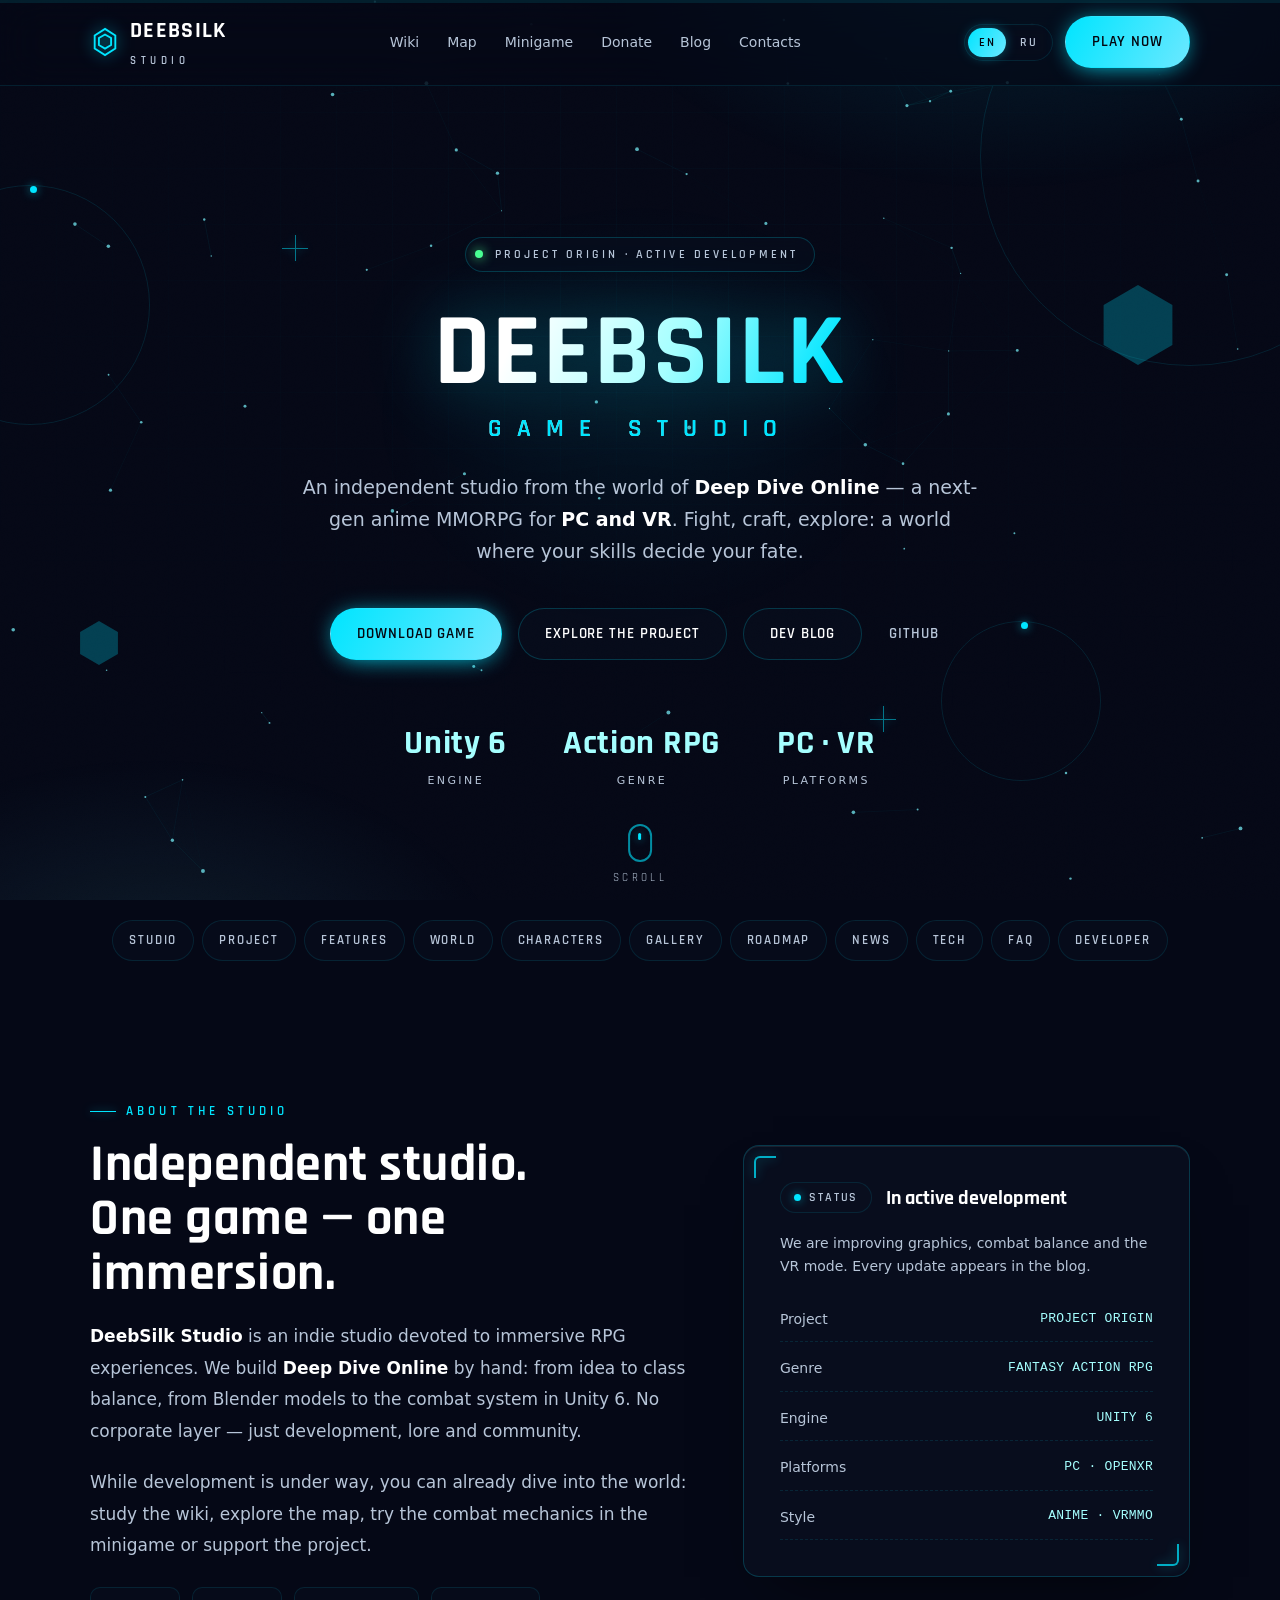
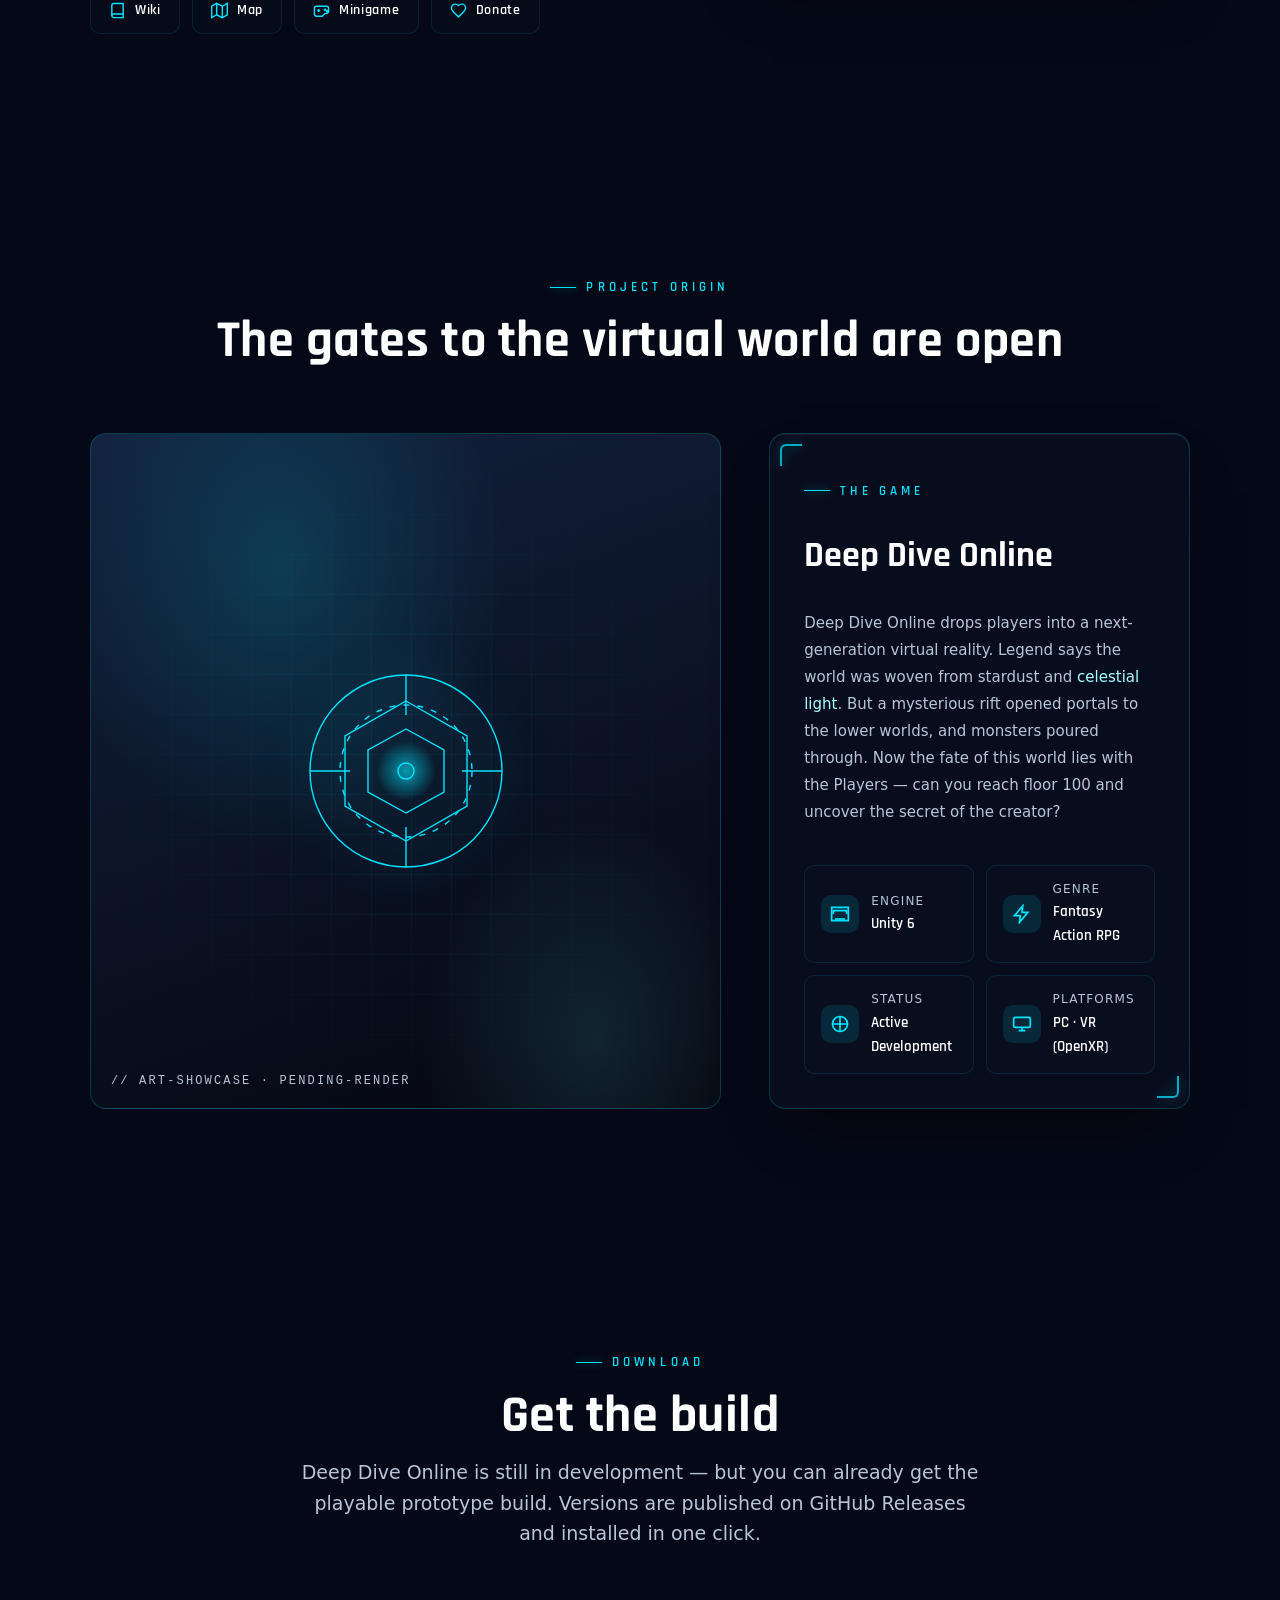
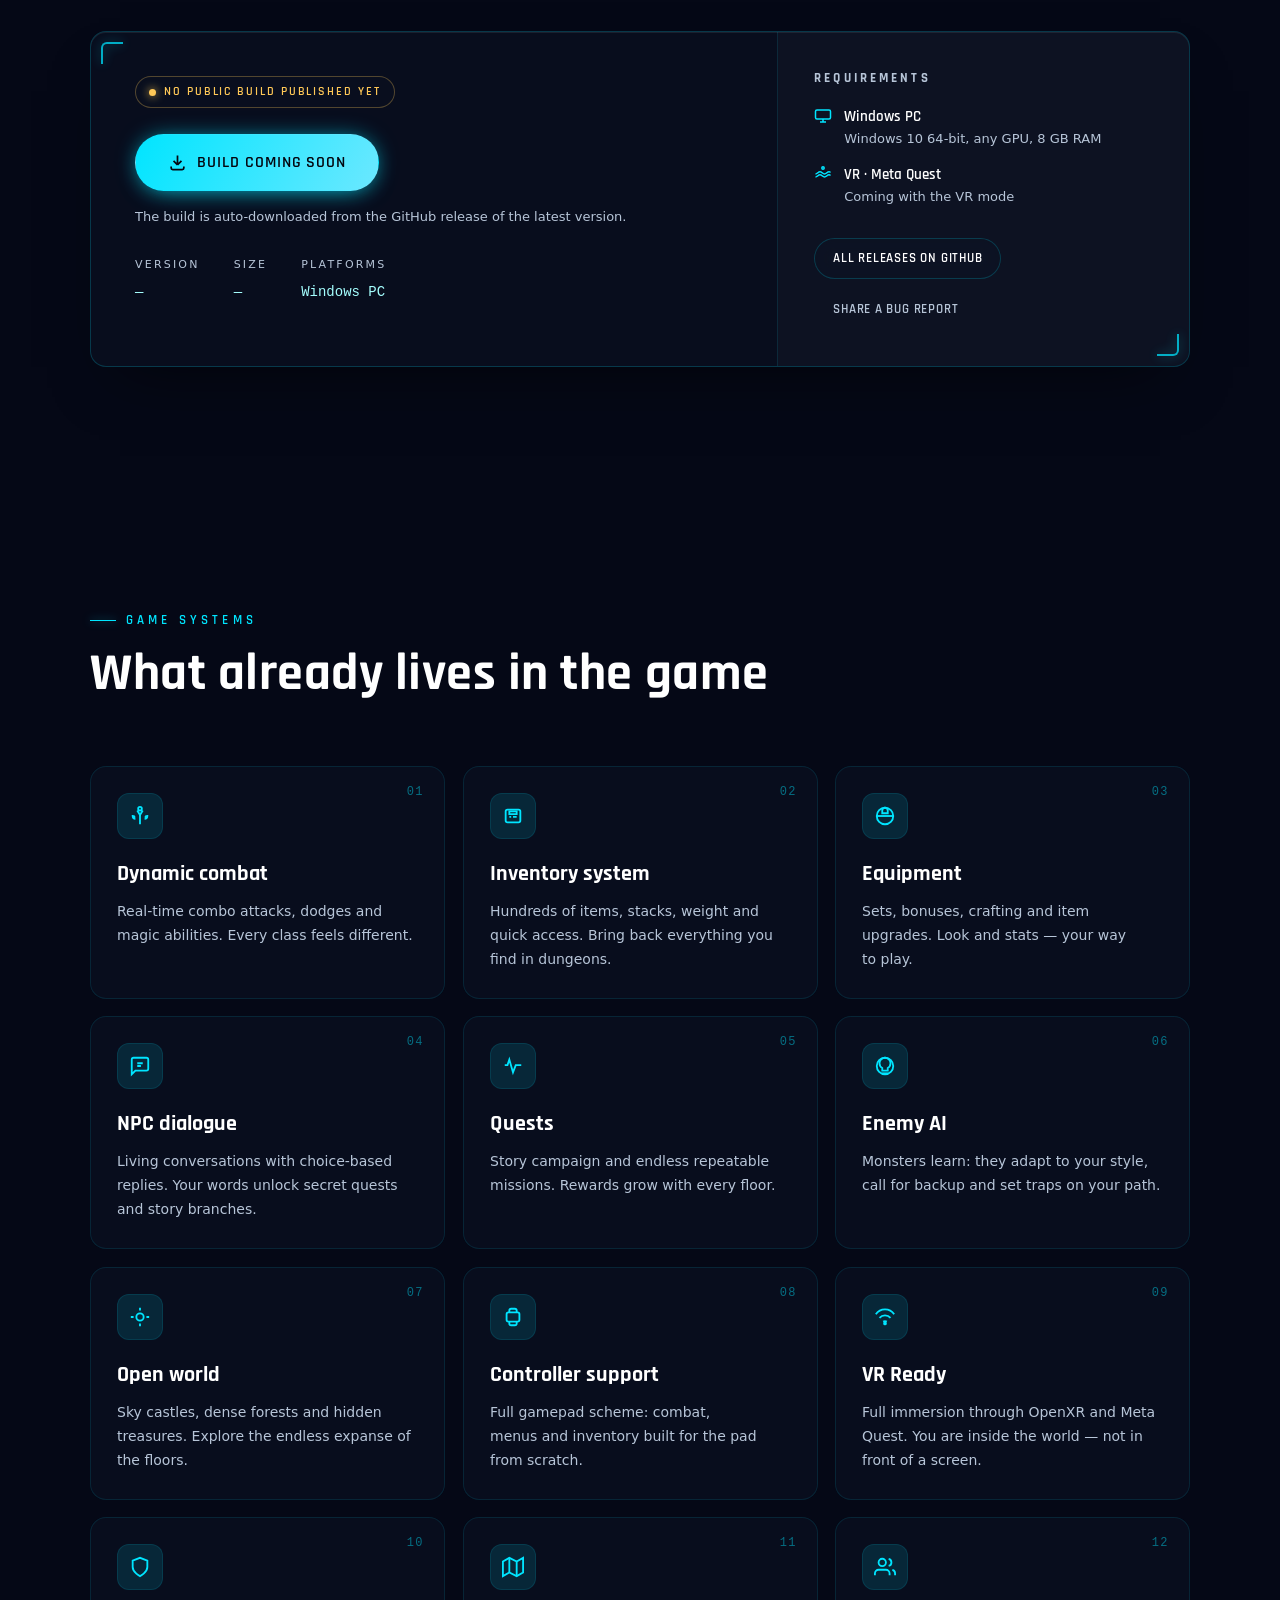
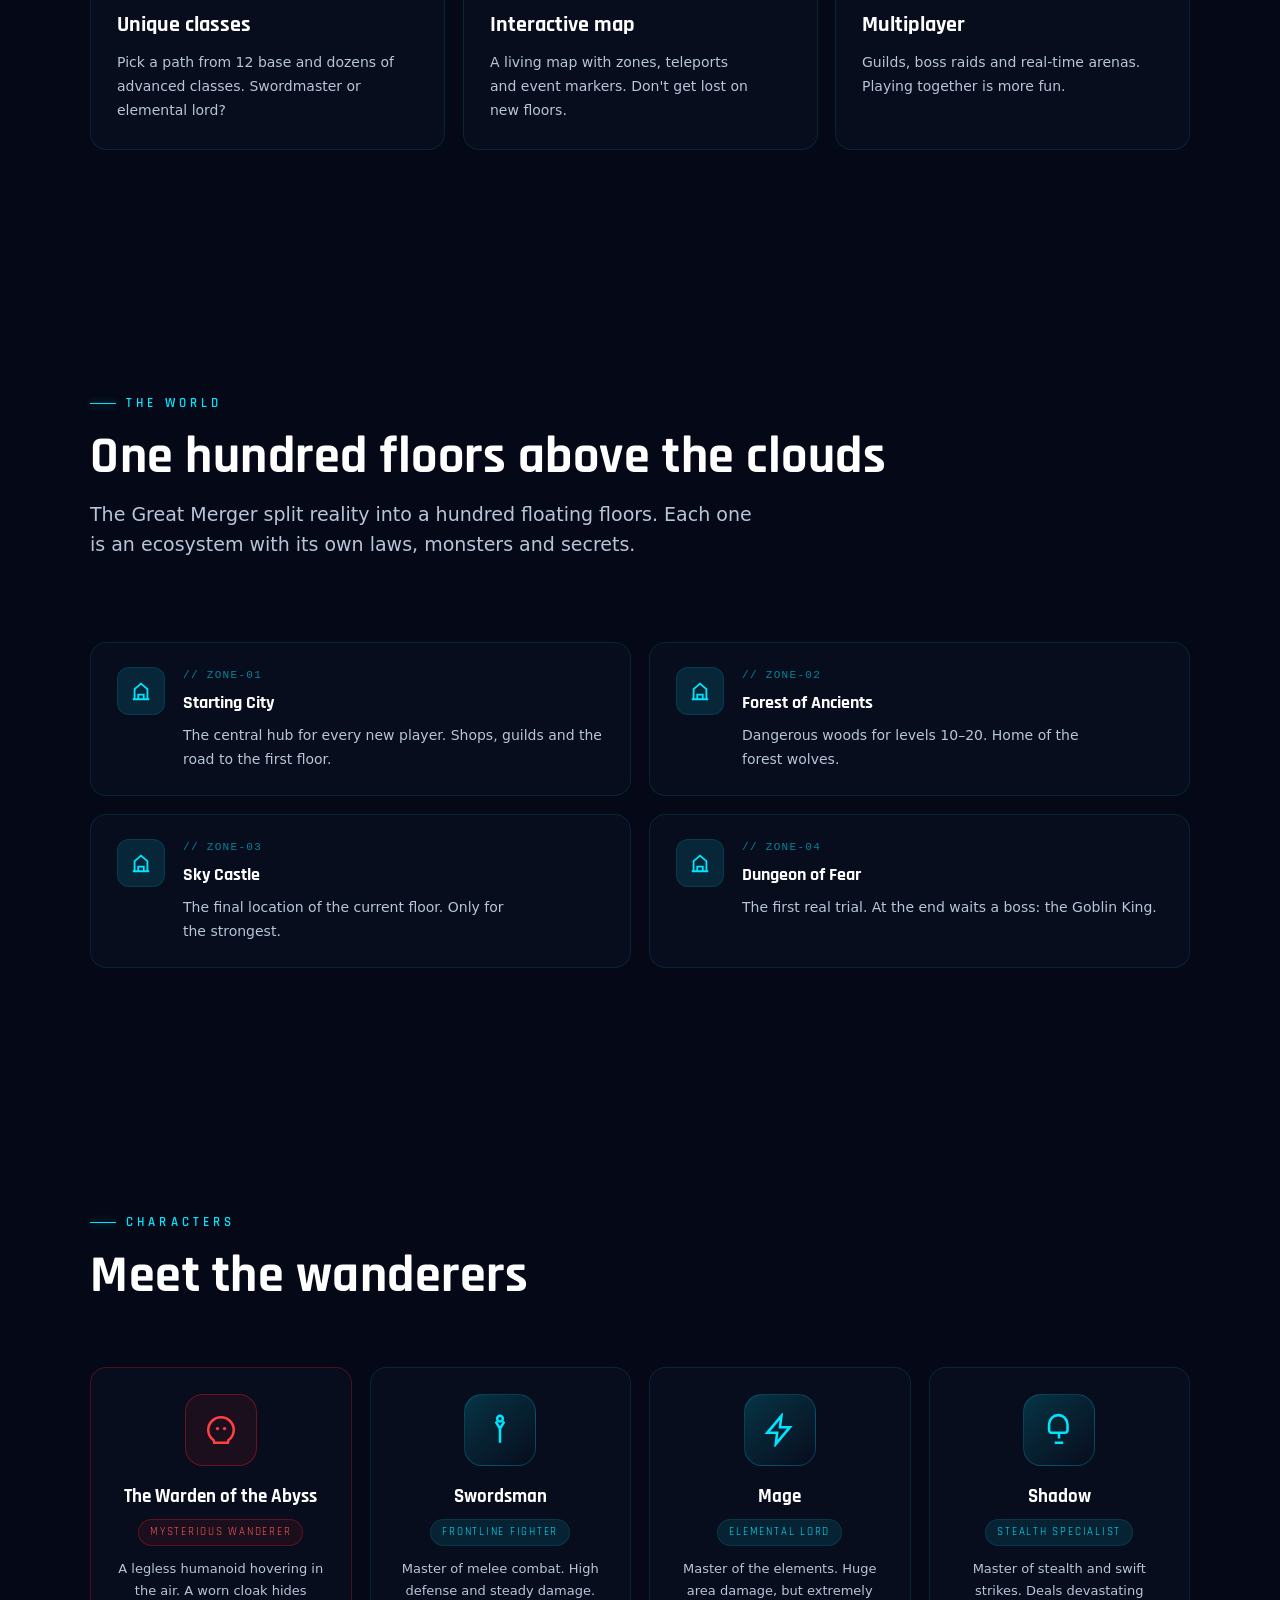
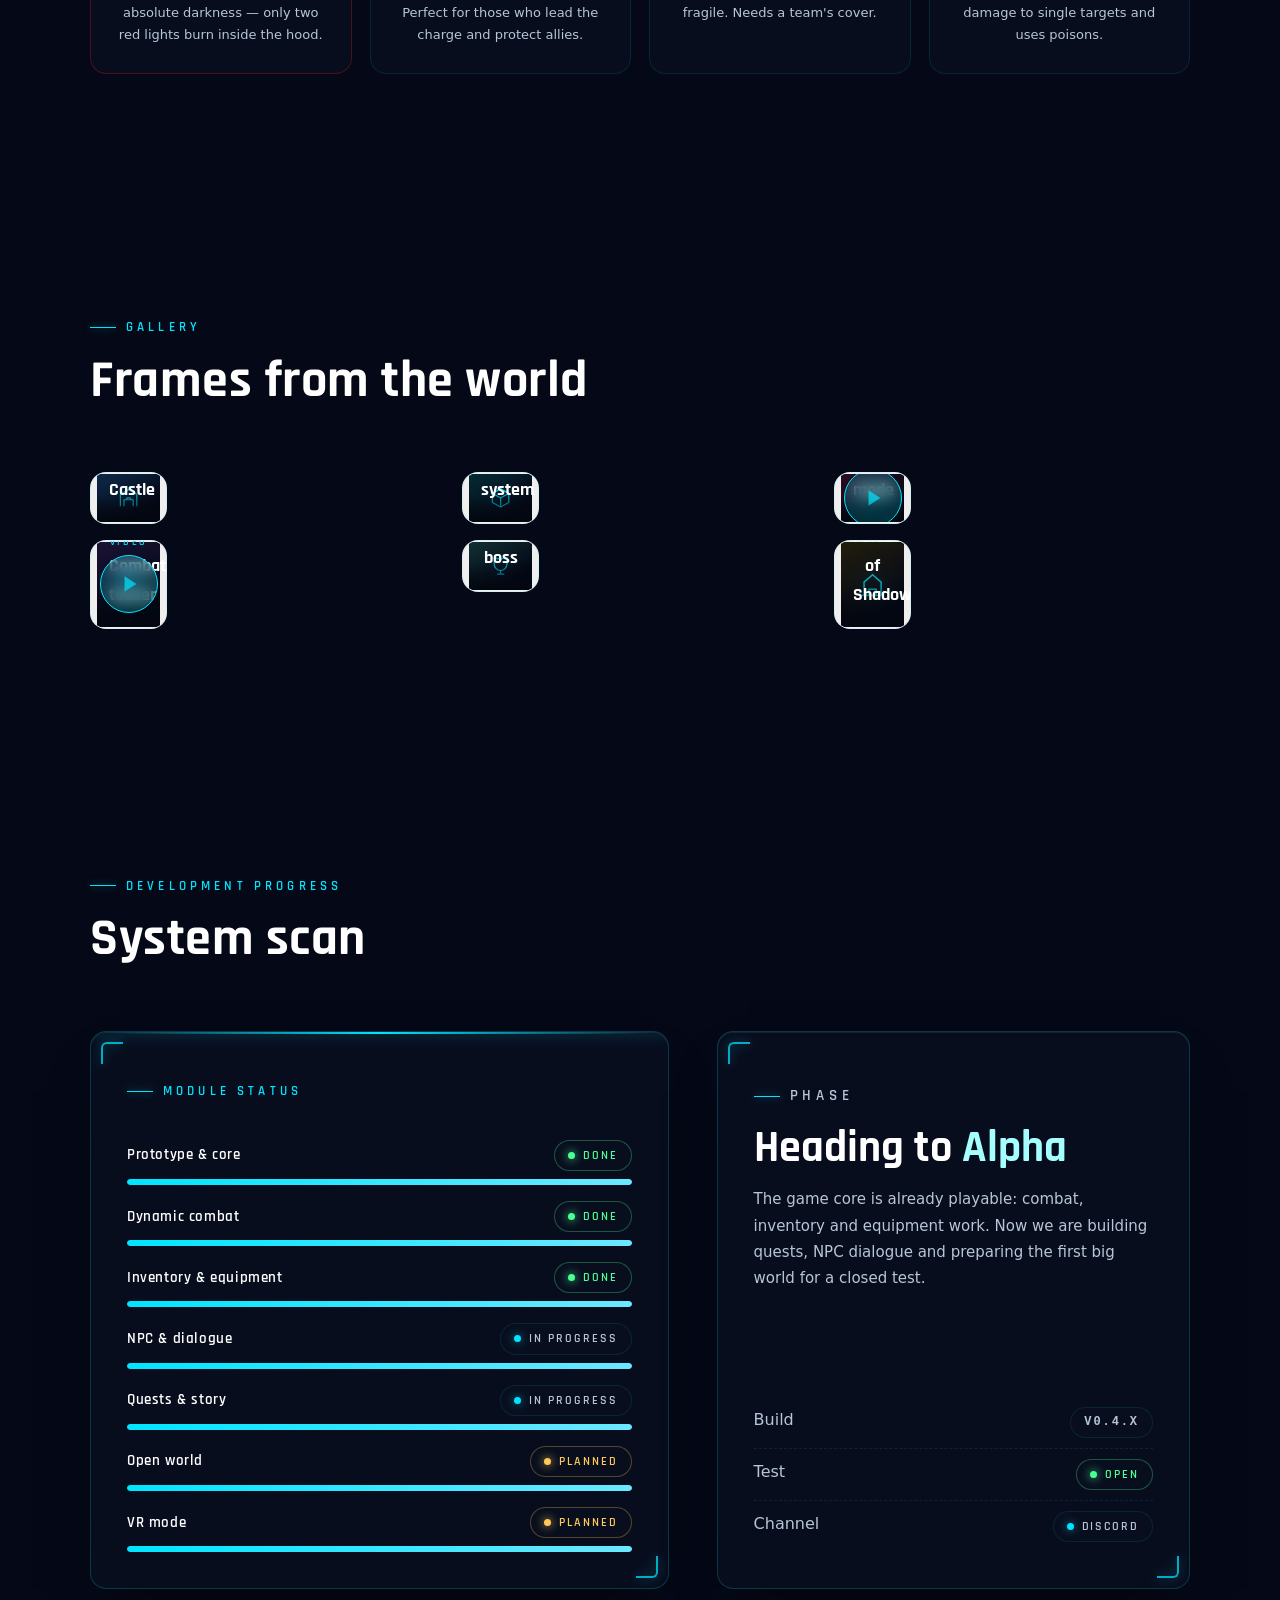
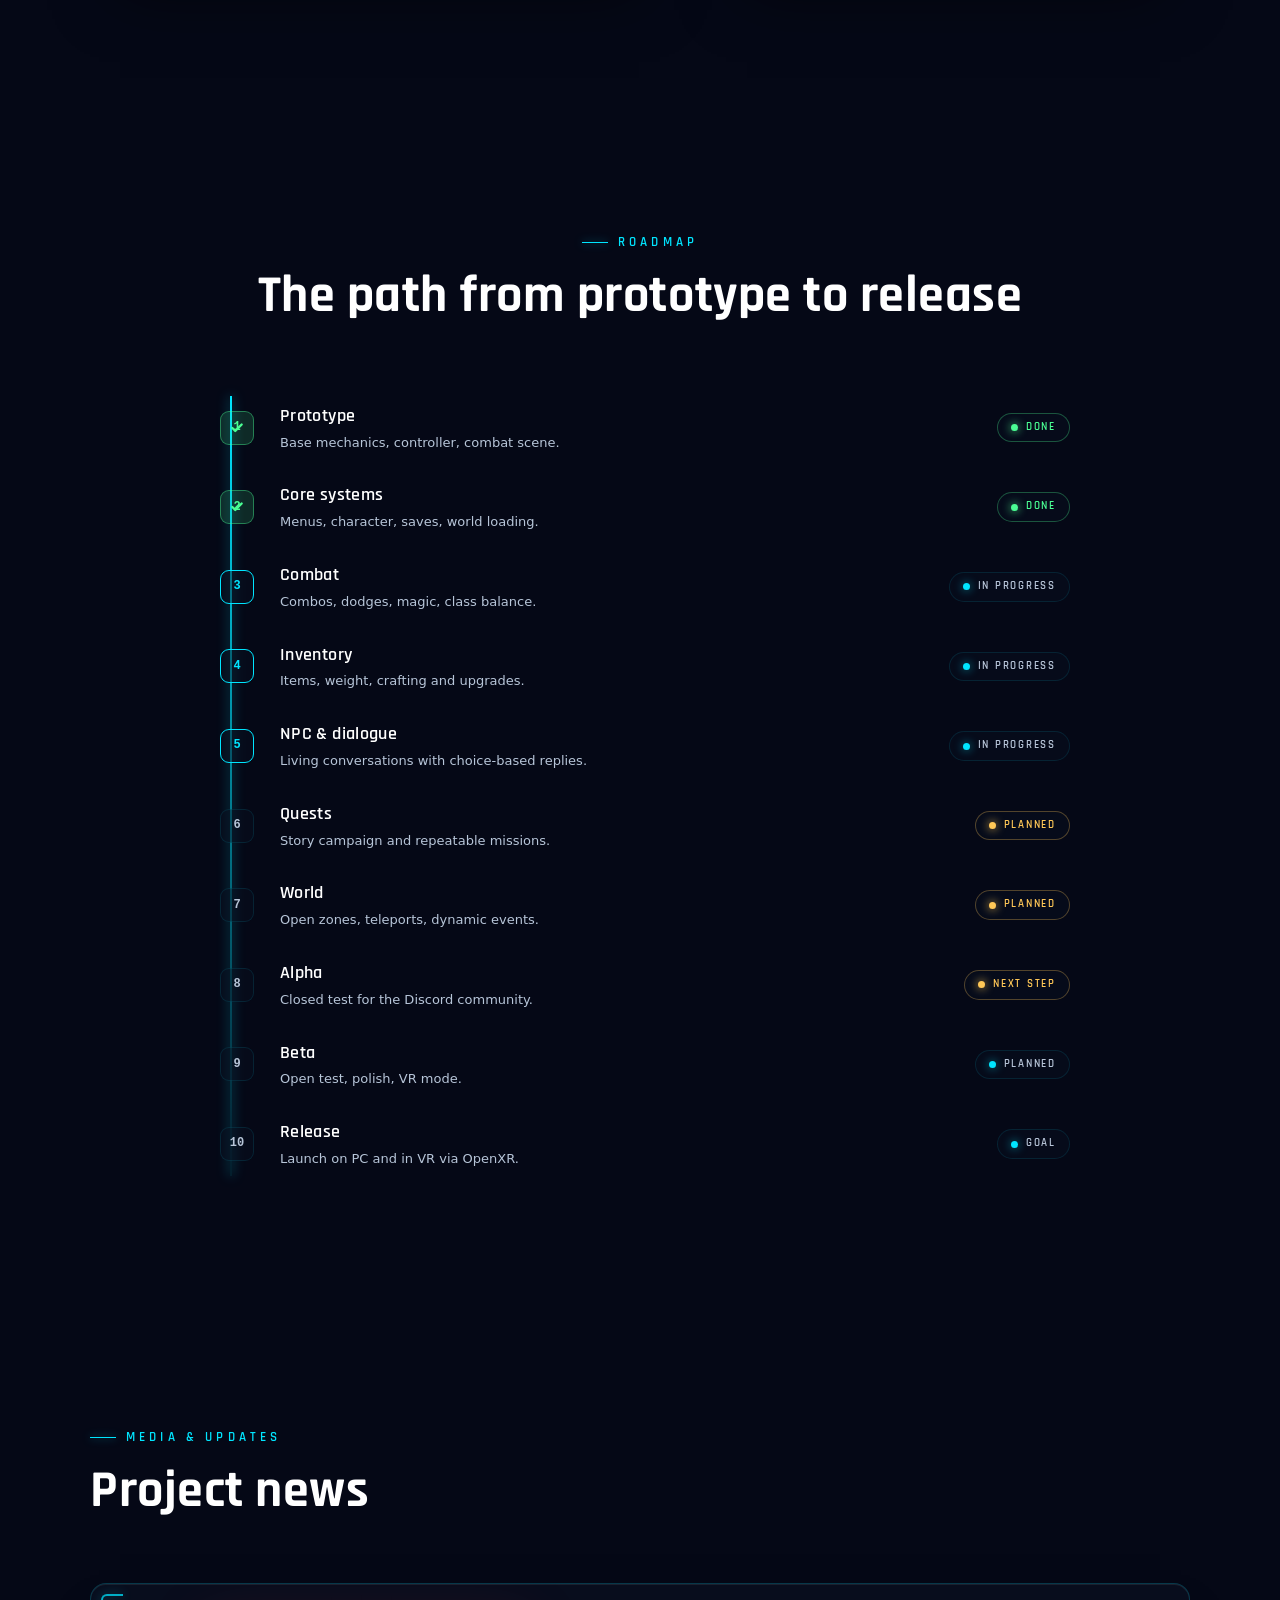
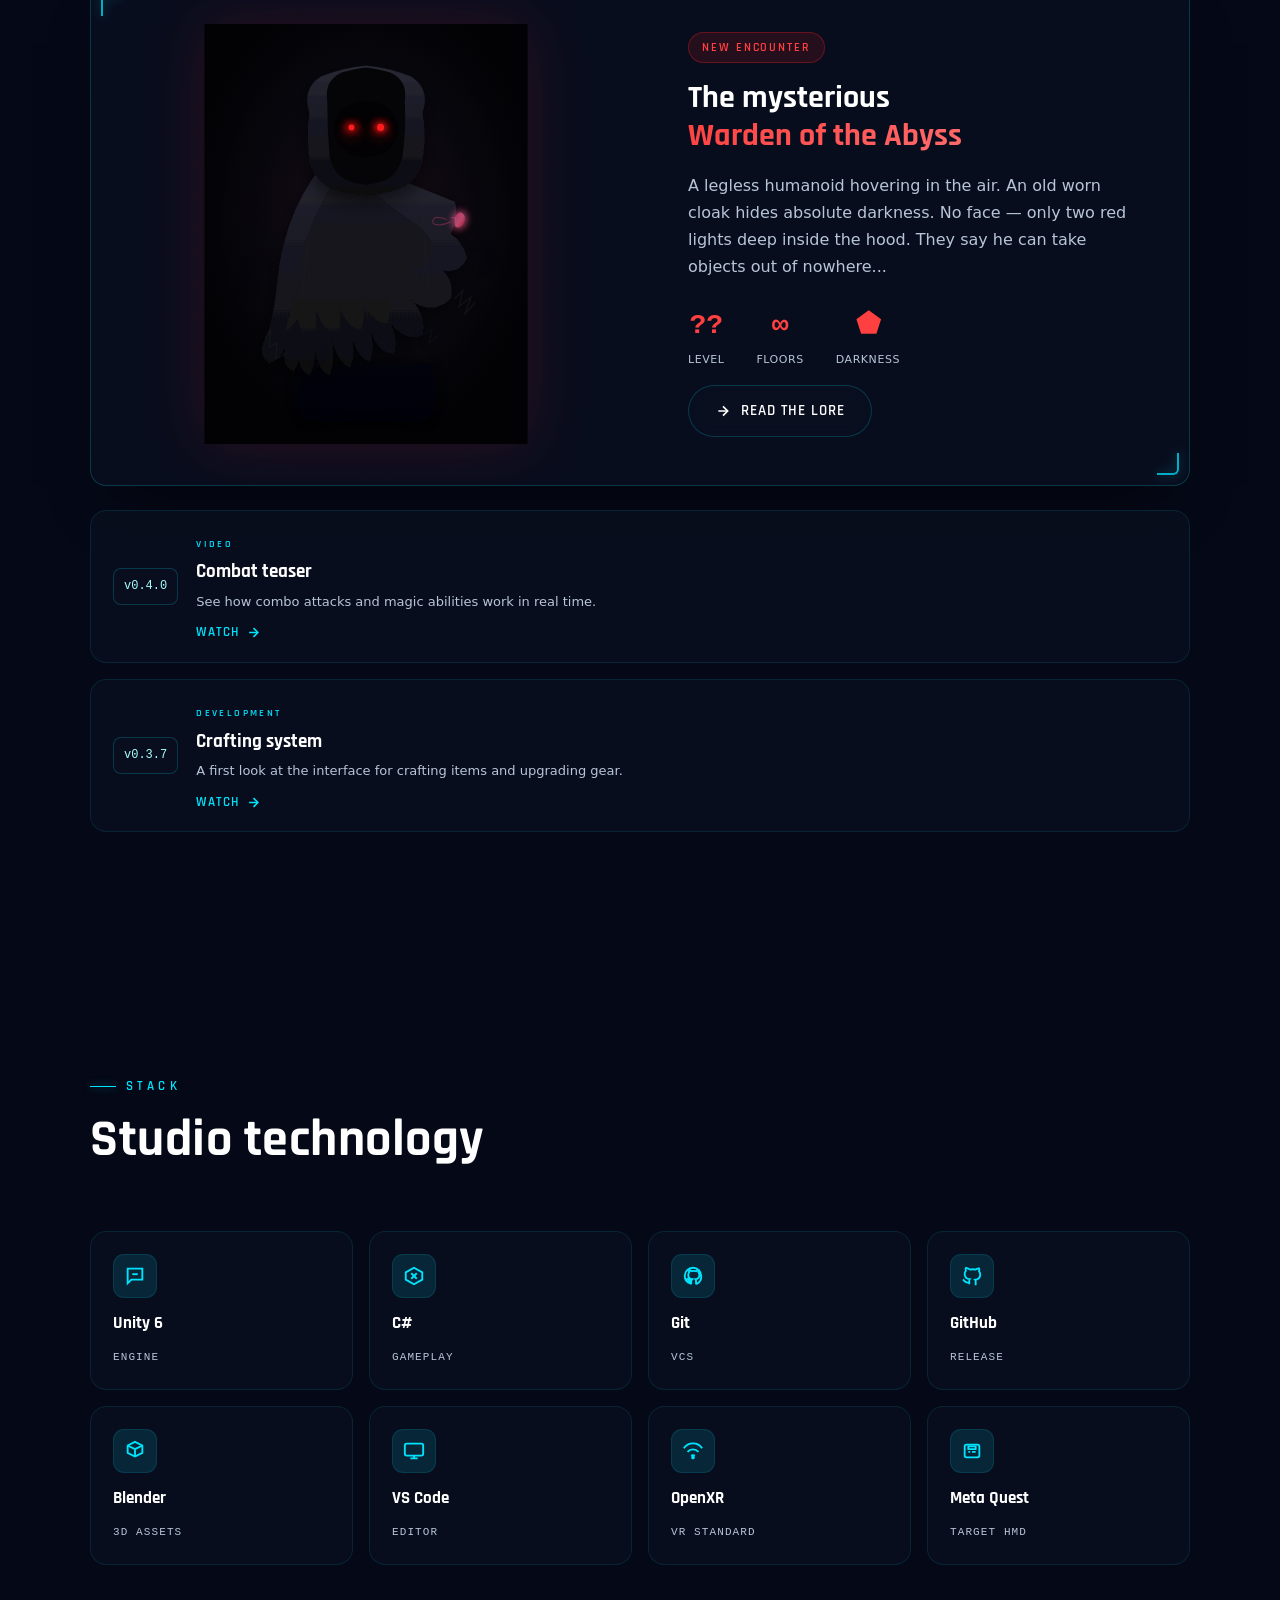
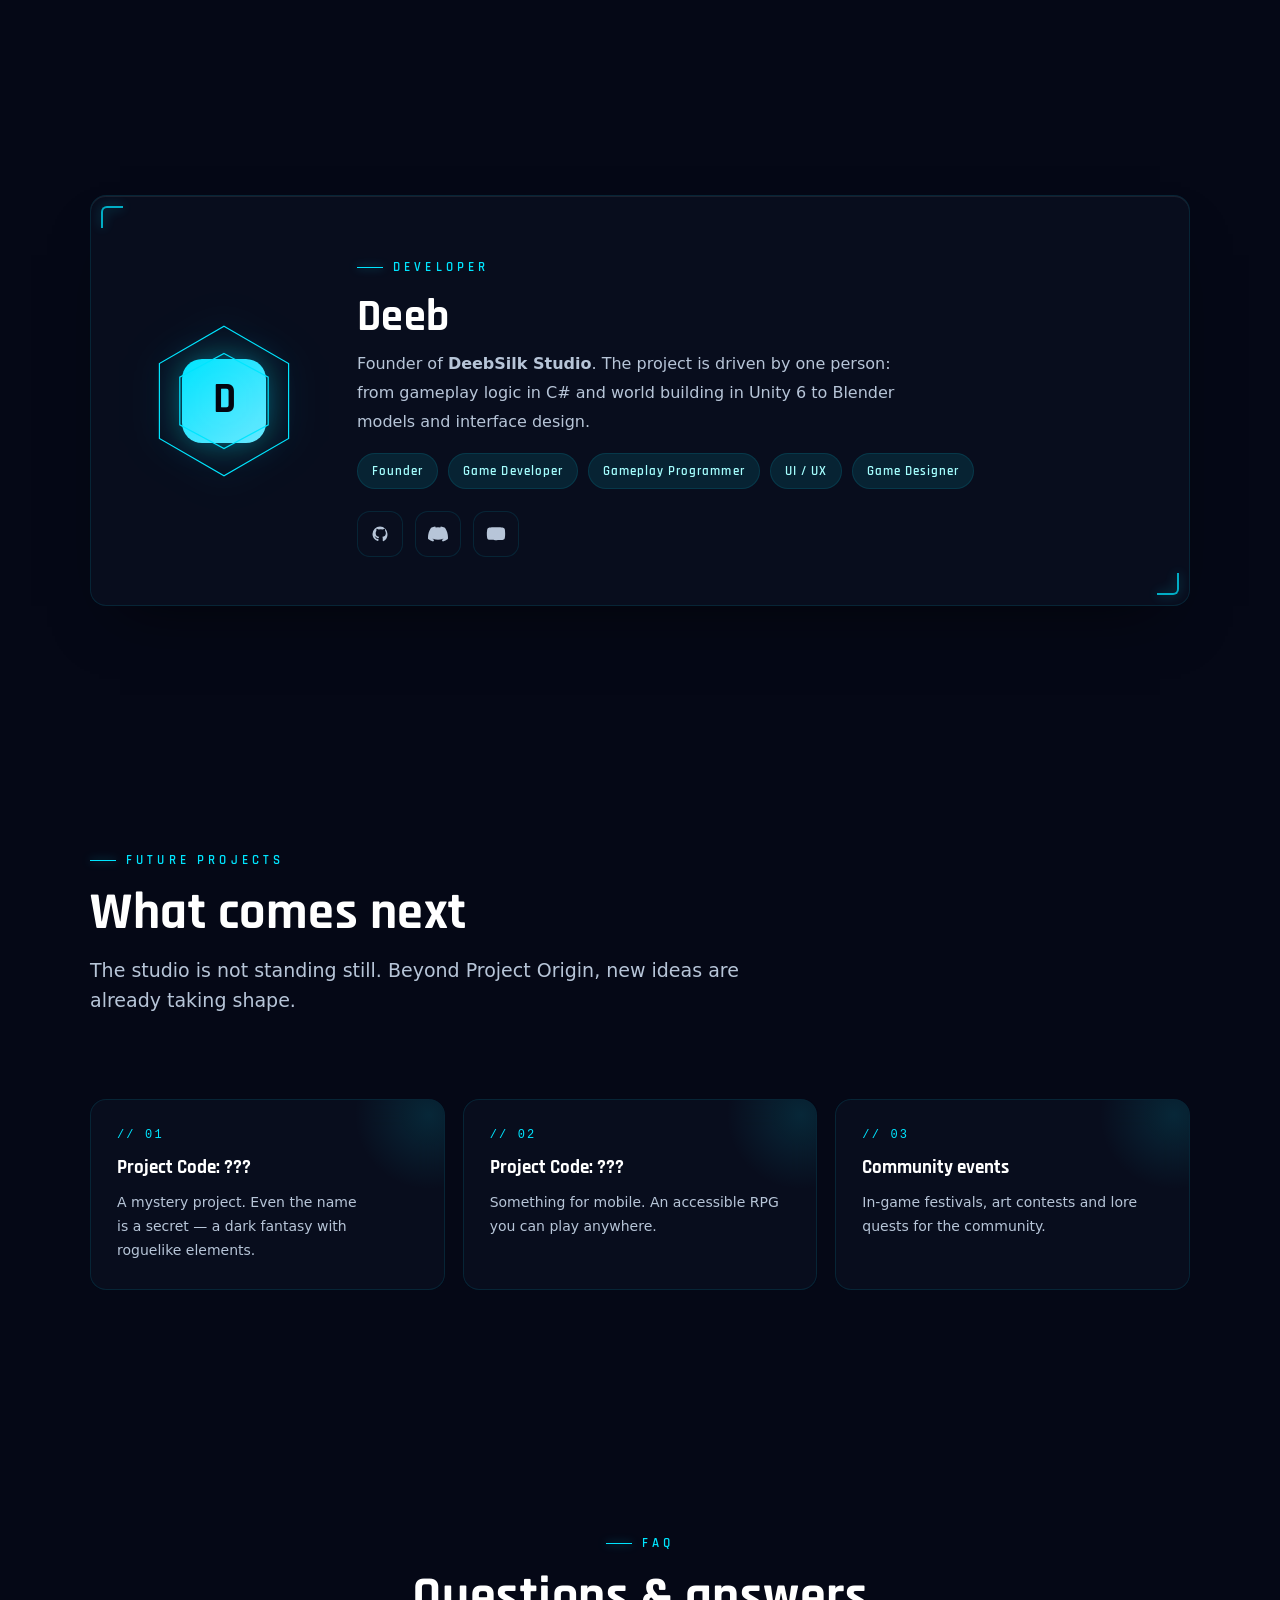
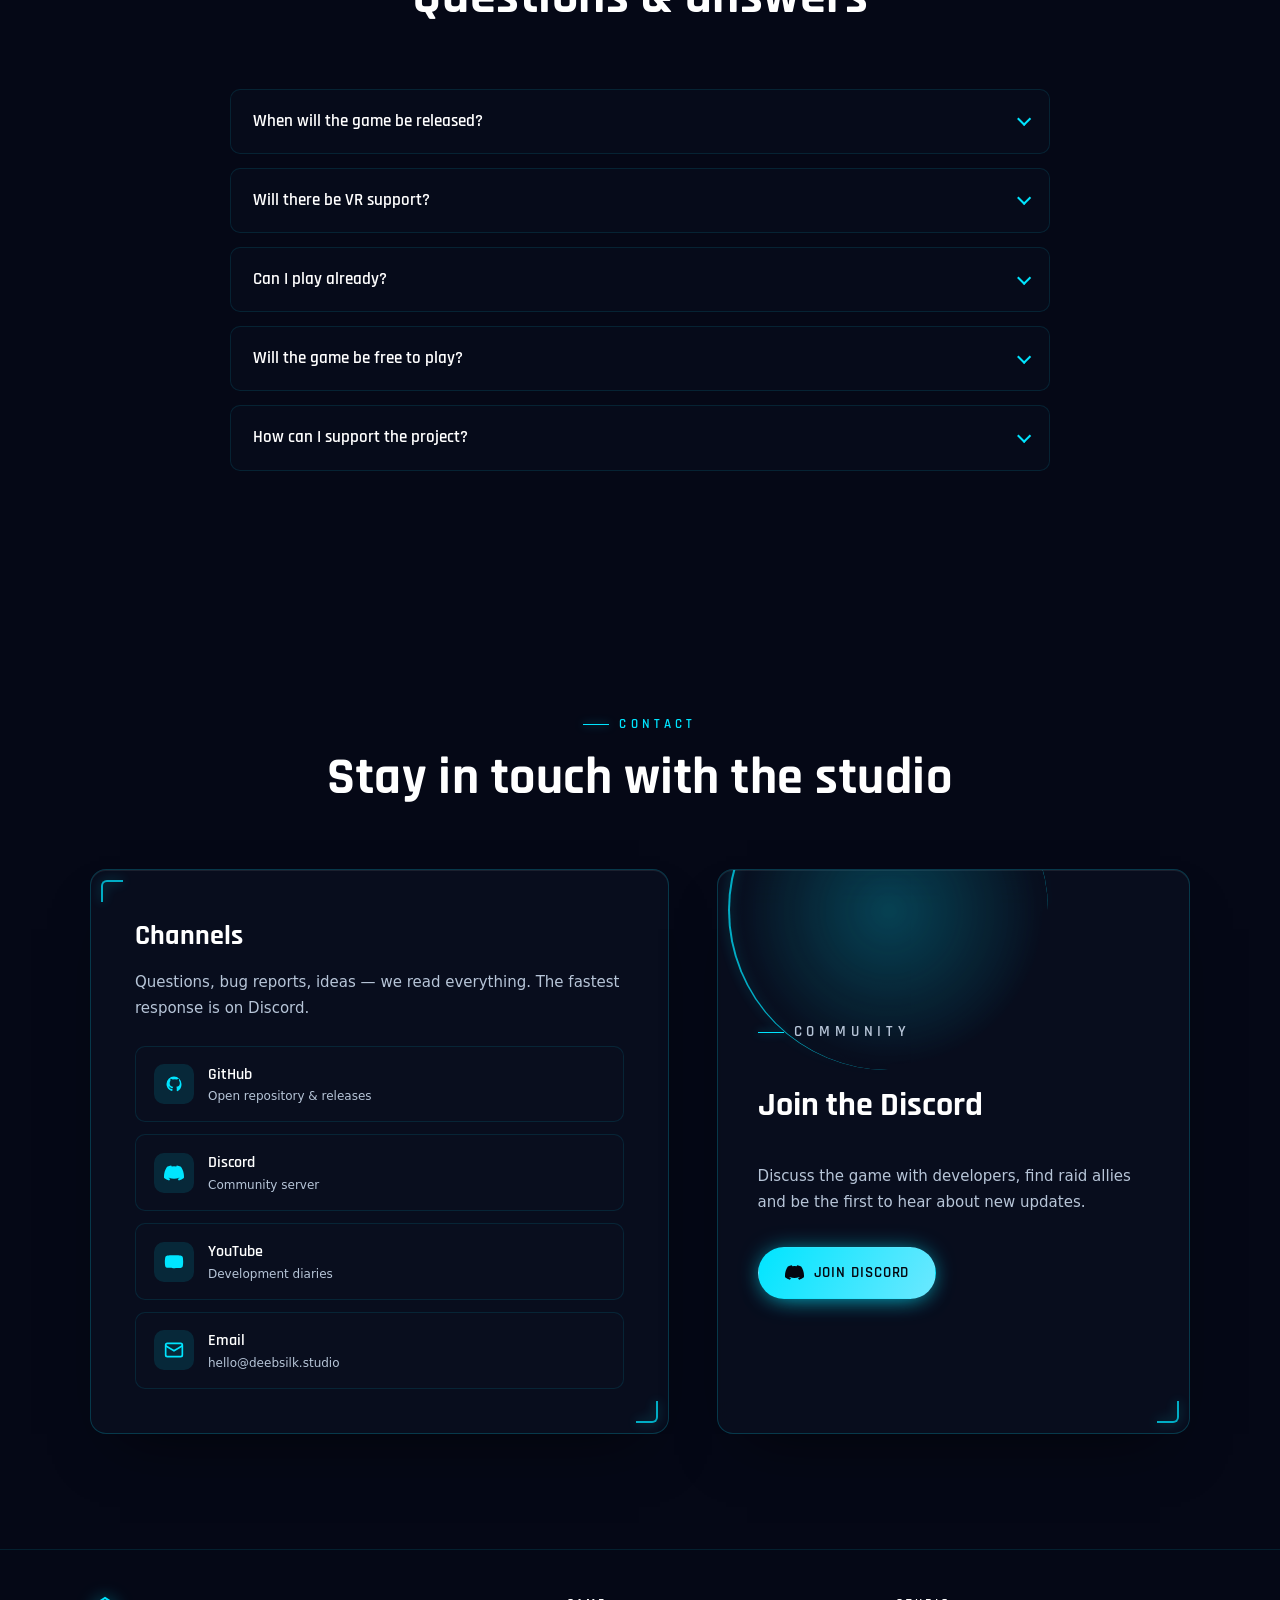
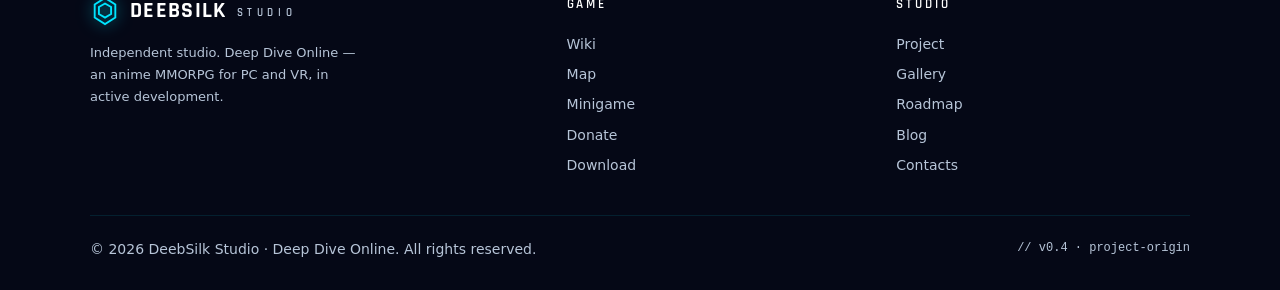
<file: index.html>
<!doctype html>
<html lang="en">
<head>
  <meta charset="utf-8" />
  <meta name="viewport" content="width=device-width, initial-scale=1" />
  <meta name="x-page" content="index" />
  <title>DeebSilk Studio · Project Origin — Deep Dive Online</title>
  <meta name="description" content="DeebSilk Studio — an independent indie studio. Deep Dive Online: a next-gen anime MMORPG for PC and VR. Wiki, world map, minigame and a development blog." />
  <meta name="theme-color" content="#050816" />
  <meta property="og:type" content="website" />
  <meta property="og:site_name" content="DeebSilk Studio" />
  <meta property="og:title" content="DeebSilk Studio · Project Origin" />
  <meta property="og:description" content="Deep Dive Online — a next-gen anime MMORPG for PC and VR. Fight, craft, explore the world." />
  <link rel="icon" href="data:image/svg+xml,%3Csvg xmlns='http://www.w3.org/2000/svg' viewBox='0 0 32 32'%3E%3Cpath d='M16 2 27 9v14L16 30 5 23V9z' fill='none' stroke='%2300e5ff' stroke-width='2.4'/%3E%3Cpath d='M16 8l6.5 3.75v7.5L16 23l-6.5-3.75v-7.5z' fill='none' stroke='%2359d8ff' stroke-width='2.4'/%3E%3C/svg%3E" />
  <link rel="preconnect" href="https://fonts.googleapis.com" />
  <link rel="preconnect" href="https://fonts.gstatic.com" crossorigin />
  <link href="https://fonts.googleapis.com/css2?family=Rajdhani:wght@500;600;700&display=swap" rel="stylesheet" />
  <link rel="stylesheet" href="css/deebsilk.css?v=4" />
  <style>
    /* ─── page-specific layout (index) ─────────────────────────────── */

    /* HUD decorations */
    .hud-ring { position: absolute; border: 1px solid var(--border-soft); border-radius: 50%; pointer-events: none; z-index: 0; }
    .hud-ring::after { content: ''; position: absolute; width: 7px; height: 7px; border-radius: 50%; background: var(--accent); box-shadow: 0 0 10px var(--accent-glow); }
    .hud-hex { position: absolute; color: color-mix(in srgb, var(--accent) 26%, transparent); pointer-events: none; z-index: 0; animation: floaty 8s ease-in-out infinite; }
    .hud-cross { position: absolute; width: 26px; height: 26px; pointer-events: none; z-index: 0; opacity: .5; }
    .hud-cross::before, .hud-cross::after { content: ''; position: absolute; background: var(--accent); box-shadow: 0 0 8px var(--accent-glow); }
    .hud-cross::before { left: 50%; top: 0; width: 1px; height: 100%; }
    .hud-cross::after { top: 50%; left: 0; height: 1px; width: 100%; }
    @keyframes floaty { 0%,100% { transform: translateY(0); } 50% { transform: translateY(-18px); } }

    /* ─── hero ────────────────────────────────────────────────────── */
    .hero { position: relative; min-height: 92vh; display: grid; place-items: center; text-align: center; overflow: hidden; padding-block: clamp(80px, 12vh, 140px) clamp(60px, 9vh, 100px); }
    .hero-inner { position: relative; z-index: 2; display: flex; flex-direction: column; align-items: center; }
    .hero-badge { display: inline-flex; align-items: center; gap: 12px; padding: 7px 16px 7px 9px; border-radius: var(--radius-pill); border: 1px solid var(--border); background: var(--glass-soft); backdrop-filter: blur(10px); font-family: var(--font-display); font-weight: 600; font-size: 12px; letter-spacing: .26em; text-transform: uppercase; color: var(--muted); margin-bottom: 34px; max-width: 100%; }
    .hero-badge .dot { width: 8px; height: 8px; border-radius: 50%; background: var(--success); box-shadow: 0 0 12px var(--success); animation: pulseDot 2s ease-in-out infinite; flex: 0 0 auto; }
    .hero-badge span { min-width: 0; text-align: center; }
    .hero-title {
      font-family: var(--font-display); font-weight: 700; font-size: var(--fs-h1);
      line-height: .92; letter-spacing: .02em; margin: 0;
      background: linear-gradient(115deg, var(--fg) 20%, var(--glow) 55%, var(--accent) 90%);
      -webkit-background-clip: text; background-clip: text; -webkit-text-fill-color: transparent;
      filter: drop-shadow(0 0 34px color-mix(in srgb, var(--accent) 34%, transparent));
    }
    .hero-title .stud {
      display: block; font-size: .24em; letter-spacing: .62em; text-transform: uppercase;
      color: var(--accent); -webkit-text-fill-color: var(--accent); font-weight: 600; margin-top: 18px;
    }
    .hero-sub { color: var(--muted); font-size: var(--fs-lead); max-width: 56ch; margin: 30px auto 0; line-height: 1.7; }
    .hero-sub b { color: var(--fg); font-weight: 600; }
    .hero-ctas { display: flex; gap: 16px; flex-wrap: wrap; justify-content: center; margin-top: 40px; }
    .hero-stats { display: flex; gap: clamp(22px, 5vw, 56px); margin-top: 56px; flex-wrap: wrap; justify-content: center; }
    .hstat { text-align: center; }
    .hstat .v { font-family: var(--font-display); font-weight: 700; font-size: clamp(24px, 3vw, 34px); color: var(--glow); letter-spacing: .02em; }
    .hstat .k { font-size: 11px; letter-spacing: .22em; text-transform: uppercase; color: var(--muted); margin-top: 2px; }
    .scroll-ind {
      position: absolute; bottom: 26px; left: 50%; transform: translateX(-50%); z-index: 2;
      display: flex; flex-direction: column; align-items: center; gap: 8px;
      color: var(--muted); font-size: 11px; letter-spacing: .3em; text-transform: uppercase; font-family: var(--font-display);
    }
    .scroll-ind .mouse { width: 24px; height: 38px; border: 2px solid color-mix(in srgb, var(--accent) 60%, transparent); border-radius: 14px; display: flex; justify-content: center; padding-top: 7px; }
    .scroll-ind .mouse::after { content: ''; width: 3px; height: 7px; border-radius: 2px; background: var(--accent); box-shadow: 0 0 8px var(--accent-glow); animation: scrollDot 1.8s ease-in-out infinite; }
    @keyframes scrollDot { 0% { transform: translateY(0); opacity: 1; } 70% { transform: translateY(10px); opacity: 0; } 100% { opacity: 0; } }

    .hero-badge, .hero-title, .hero-sub, .hero-ctas, .hero-stats { animation: riseIn .85s var(--ease) both; }
    .hero-title { animation-delay: .12s; }
    .hero-sub { animation-delay: .28s; }
    .hero-ctas { animation-delay: .42s; }
    .hero-stats { animation-delay: .56s; }
    @keyframes riseIn { from { opacity: 0; transform: translateY(28px); } to { opacity: 1; transform: none; } }

    /* ─── quick-nav strip ─────────────────────────────────────────── */
    .quicknav { position: relative; z-index: 3; padding: 22px 0 0; margin-top: -20px; }
    .quicknav .inner {
      display: flex; gap: 8px; overflow-x: auto; scrollbar-width: none; padding: 4px 2px 12px;
      -webkit-overflow-scrolling: touch; justify-content: center; flex-wrap: wrap;
    }
    .quicknav .inner::-webkit-scrollbar { display: none; }
    .quicknav a {
      font-family: var(--font-display); font-weight: 600; font-size: 13px; letter-spacing: .14em; text-transform: uppercase;
      color: var(--muted); padding: 9px 16px; border-radius: var(--radius-pill);
      border: 1px solid var(--border-soft); background: var(--glass-soft);
      transition: all .2s ease; white-space: nowrap;
    }
    .quicknav a:hover { color: var(--accent); border-color: var(--accent); box-shadow: 0 0 16px -6px var(--accent-glow); }

    /* ─── about ───────────────────────────────────────────────────── */
    .about-grid { display: grid; grid-template-columns: 1.15fr .85fr; gap: var(--gap-xl); align-items: center; }
    .about-grid .lead-p { color: var(--muted); font-size: 17px; line-height: 1.85; margin: 20px 0; }
    .about-grid .lead-p b { color: var(--fg); }
    .game-links { display: flex; flex-wrap: wrap; gap: 12px; margin-top: 26px; }
    .game-link {
      display: inline-flex; align-items: center; gap: 9px; padding: 11px 18px; border-radius: var(--radius);
      border: 1px solid var(--border-soft); background: var(--glass-soft); color: var(--fg);
      font-family: var(--font-display); font-weight: 600; font-size: 14px; letter-spacing: .05em;
      transition: all .2s ease;
    }
    .game-link svg { color: var(--accent); }
    .game-link:hover { border-color: var(--accent); color: var(--accent); transform: translateY(-2px); box-shadow: 0 10px 26px -14px var(--accent-glow); }
    .status-panel { padding: clamp(26px, 3vw, 36px); }
    .status-panel .row { display: flex; align-items: center; gap: 14px; margin-bottom: 18px; }
    .status-panel h3 { font-family: var(--font-display); font-size: 20px; font-weight: 700; }
    .status-panel .stat-list { display: grid; gap: 4px; margin-top: 18px; }
    .status-panel .srow { display: flex; justify-content: space-between; align-items: center; padding: 11px 0; border-bottom: 1px dashed var(--border-soft); font-size: 14px; }
    .status-panel .srow .k { color: var(--muted); }
    .status-panel .srow .v { font-family: var(--font-mono); font-size: 13px; color: var(--glow); letter-spacing: .02em; }

    /* ─── project showcase ────────────────────────────────────────── */
    .showcase { display: grid; grid-template-columns: 1.2fr .8fr; gap: var(--gap-xl); align-items: stretch; }
    .showcase-art {
      position: relative; min-height: 420px; border-radius: var(--radius-lg); overflow: hidden;
      background:
        radial-gradient(60% 70% at 30% 20%, color-mix(in srgb, var(--accent) 16%, transparent) 0%, transparent 60%),
        radial-gradient(50% 60% at 80% 90%, color-mix(in srgb, var(--accent-2) 12%, transparent) 0%, transparent 55%),
        linear-gradient(160deg, var(--card), var(--bg-2));
      border: 1px solid var(--border);
    }
    .showcase-art .grid-lines { position: absolute; inset: 0; background-image: linear-gradient(color-mix(in srgb, var(--accent) 6%, transparent) 1px, transparent 1px), linear-gradient(90deg, color-mix(in srgb, var(--accent) 6%, transparent) 1px, transparent 1px); background-size: 40px 40px; -webkit-mask-image: radial-gradient(ellipse at center, black 20%, transparent 75%); mask-image: radial-gradient(ellipse at center, black 20%, transparent 75%); }
    .showcase-art .core {
      position: absolute; top: 50%; left: 50%; transform: translate(-50%, -50%);
      width: 200px; height: 200px; display: grid; place-items: center;
    }
    .showcase-art .core svg { width: 100%; height: 100%; color: var(--accent); animation: spinSlow 26s linear infinite; filter: drop-shadow(0 0 24px var(--accent-glow)); }
    @keyframes spinSlow { to { transform: rotate(360deg); } }
    .showcase-art .core::after { content: ''; position: absolute; width: 60px; height: 60px; border-radius: 50%; background: radial-gradient(circle, var(--accent-glow) 0%, transparent 70%); animation: pulseCore 3.2s ease-in-out infinite; }
    @keyframes pulseCore { 0%,100% { transform: scale(1); opacity: .7; } 50% { transform: scale(1.5); opacity: .25; } }
    .showcase-art .cap { position: absolute; left: 20px; bottom: 16px; font-family: var(--font-mono); font-size: 12px; letter-spacing: .18em; color: var(--muted); }
    .showcase-info { display: flex; flex-direction: column; gap: 20px; padding: clamp(22px, 3vw, 34px); }
    .showcase-info h3 { font-family: var(--font-display); font-size: clamp(26px, 3vw, 36px); font-weight: 700; line-height: 1.05; }
    .showcase-info .game-desc { color: var(--muted); line-height: 1.8; font-size: 15px; }
    .game-desc .glow { color: var(--glow); }
    .spec-grid { display: grid; grid-template-columns: 1fr 1fr; gap: 12px; margin-top: 4px; }
    .spec { display: flex; align-items: center; gap: 12px; padding: 14px 16px; border-radius: var(--radius); background: var(--glass-soft); border: 1px solid var(--border-soft); }
    .spec .ic { width: 38px; height: 38px; border-radius: 10px; display: grid; place-items: center; background: color-mix(in srgb, var(--accent) 12%, transparent); color: var(--accent); flex-shrink: 0; }
    .spec .t { font-size: 12px; color: var(--muted); letter-spacing: .1em; text-transform: uppercase; }
    .spec .d { font-family: var(--font-display); font-weight: 600; font-size: 15px; margin-top: 1px; }

    /* ─── features ────────────────────────────────────────────────── */
    .feat-grid { display: grid; grid-template-columns: repeat(3, 1fr); gap: var(--gap-md); }
    .feat-card {
      position: relative; padding: 26px; border-radius: var(--radius-lg);
      background: var(--glass); border: 1px solid var(--border-soft);
      backdrop-filter: blur(14px); -webkit-backdrop-filter: blur(14px);
      transition: transform .25s var(--ease), border-color .25s ease, box-shadow .25s ease;
      transform-style: preserve-3d; will-change: transform;
    }
    .feat-card:hover { border-color: var(--accent); box-shadow: 0 24px 50px -26px rgba(0,0,0,.7), 0 0 30px -12px var(--accent-glow); }
    .feat-num { position: absolute; top: 16px; right: 20px; font-family: var(--font-mono); font-size: 12px; color: color-mix(in srgb, var(--accent) 45%, transparent); letter-spacing: .1em; }
    .feat-ic {
      width: 46px; height: 46px; border-radius: 12px; display: grid; place-items: center;
      background: color-mix(in srgb, var(--accent) 12%, transparent);
      color: var(--accent); margin-bottom: 18px; border: 1px solid var(--border-soft);
    }
    .feat-card h3 { font-family: var(--font-display); font-weight: 700; font-size: var(--fs-h3); margin-bottom: 8px; }
    .feat-card p { color: var(--muted); font-size: 14px; line-height: 1.7; margin: 0; }

    /* ─── world zones ─────────────────────────────────────────────── */
    .world-grid { display: grid; grid-template-columns: 1fr 1fr; gap: var(--gap-md); }
    .world-card {
      position: relative; padding: 24px 26px; border-radius: var(--radius-lg);
      background: var(--glass); border: 1px solid var(--border-soft); backdrop-filter: blur(14px);
      display: flex; gap: 18px; align-items: flex-start;
      transition: transform .25s var(--ease), border-color .25s ease, box-shadow .25s ease;
    }
    .world-card:hover { border-color: var(--accent); transform: translateY(-3px); box-shadow: 0 24px 50px -26px rgba(0,0,0,.7), 0 0 30px -12px var(--accent-glow); }
    .world-card .ic { width: 48px; height: 48px; border-radius: 12px; display: grid; place-items: center; background: color-mix(in srgb, var(--accent) 12%, transparent); color: var(--accent); border: 1px solid var(--border-soft); flex-shrink: 0; }
    .world-card .fl { font-family: var(--font-mono); font-size: 11px; color: color-mix(in srgb, var(--accent) 55%, transparent); letter-spacing: .12em; margin-bottom: 4px; }
    .world-card h3 { font-family: var(--font-display); font-weight: 700; font-size: 18px; margin-bottom: 6px; }
    .world-card p { color: var(--muted); font-size: 14px; line-height: 1.7; margin: 0; }

    /* ─── characters ──────────────────────────────────────────────── */
    .char-grid { display: grid; grid-template-columns: repeat(4, 1fr); gap: var(--gap-md); }
    .char-card {
      position: relative; padding: 26px 24px; border-radius: var(--radius-lg);
      background: var(--glass); border: 1px solid var(--border-soft); backdrop-filter: blur(14px);
      text-align: center; transition: transform .25s var(--ease), border-color .25s ease, box-shadow .25s ease;
    }
    .char-card:hover { border-color: var(--accent); transform: translateY(-4px); box-shadow: 0 24px 50px -26px rgba(0,0,0,.7), 0 0 30px -12px var(--accent-glow); }
    .char-ava {
      width: 72px; height: 72px; margin: 0 auto 16px; border-radius: 18px; display: grid; place-items: center;
      background: linear-gradient(140deg, color-mix(in srgb, var(--accent) 18%, transparent), transparent);
      border: 1px solid var(--border); color: var(--accent);
    }
    .char-card h3 { font-family: var(--font-display); font-weight: 700; font-size: 19px; }
    .char-card .role {
      display: inline-block; margin-top: 6px; padding: 4px 11px; border-radius: var(--radius-pill);
      font-family: var(--font-display); font-size: 11px; letter-spacing: .16em; text-transform: uppercase;
      color: var(--accent); background: color-mix(in srgb, var(--accent) 10%, transparent); border: 1px solid var(--border-soft);
    }
    .char-card p { color: var(--muted); font-size: 13px; line-height: 1.7; margin: 12px 0 0; }
    .char-card.warden { border-color: rgba(255,32,32,.26); }
    .char-card.warden .char-ava { color: #ff4040; border-color: rgba(255,32,32,.35); background: rgba(255,32,32,.08); }
    .char-card.warden .role { color: #ff5c5c; border-color: rgba(255,32,32,.3); background: rgba(255,32,32,.08); }
    .char-card.warden:hover { border-color: #ff4040; box-shadow: 0 24px 50px -26px rgba(0,0,0,.7), 0 0 30px -12px rgba(255,32,32,.4); }

    /* ─── gallery ─────────────────────────────────────────────────── */
    .gallery { columns: 3; column-gap: 16px; }
    .tile {
      break-inside: avoid; margin-bottom: 16px; position: relative; border-radius: var(--radius-lg);
      border: 1px solid var(--border-soft); overflow: hidden; cursor: zoom-in;
      transition: transform .3s var(--ease), border-color .3s ease, box-shadow .3s ease; display: block;
    }
    .tile:hover { transform: translateY(-4px); border-color: var(--accent); box-shadow: 0 26px 50px -28px rgba(0,0,0,.8), 0 0 30px -12px var(--accent-glow); }
    .tile .art { position: relative; display: grid; place-items: center; overflow: hidden; }
    .tile .art::after { content: ''; position: absolute; inset: 0; background: linear-gradient(to top, rgba(3,6,14,.85) 0%, transparent 55%); }
    .tile .art svg { width: 46%; height: 46%; color: color-mix(in srgb, var(--accent) 70%, transparent); filter: drop-shadow(0 0 16px var(--accent-glow)); }
    .tile .cap { position: absolute; left: 0; right: 0; bottom: 0; z-index: 2; padding: 18px; }
    .tile .cap .tag { font-size: 10px; letter-spacing: .26em; text-transform: uppercase; color: var(--accent); font-family: var(--font-display); font-weight: 600; }
    .tile .cap .t { font-family: var(--font-display); font-weight: 700; font-size: 18px; margin-top: 2px; }
    .tile .play {
      position: absolute; top: 50%; left: 50%; transform: translate(-50%, -50%); z-index: 3;
      width: 58px; height: 58px; border-radius: 50%; display: grid; place-items: center;
      background: color-mix(in srgb, var(--accent) 18%, transparent); border: 1px solid var(--accent); color: var(--accent);
      backdrop-filter: blur(8px); transition: all .25s ease;
    }
    .tile:hover .play { background: var(--accent); color: rgba(4, 6, 15, 1); box-shadow: 0 0 34px -4px var(--accent-glow); }
    .tile .art.a1 { background: linear-gradient(150deg, rgba(14, 42, 74, 1) 0%, rgba(5, 8, 22, 1) 70%); }
    .tile .art.a2 { background: linear-gradient(150deg, rgba(28, 18, 51, 1) 0%, rgba(5, 8, 22, 1) 75%); }
    .tile .art.a3 { background: linear-gradient(150deg, rgba(6, 43, 51, 1) 0%, rgba(5, 8, 22, 1) 70%); }
    .tile .art.a4 { background: linear-gradient(150deg, rgba(34, 29, 12, 1) 0%, rgba(5, 8, 22, 1) 75%); }
    .tile .art.a5 { background: linear-gradient(150deg, rgba(18, 48, 51, 1) 0%, rgba(5, 8, 22, 1) 70%); }
    .tile .art.a6 { background: linear-gradient(150deg, rgba(48, 11, 34, 1) 0%, rgba(5, 8, 22, 1) 75%); }

    .lightbox { position: fixed; inset: 0; z-index: 300; display: grid; place-items: center; padding: 24px; opacity: 0; pointer-events: none; transition: opacity .3s ease; background: rgba(2,4,10,.86); backdrop-filter: blur(14px); }
    .lightbox.is-open { opacity: 1; pointer-events: auto; }
    .lb-card { width: min(720px, 92vw); border-radius: var(--radius-lg); border: 1px solid var(--border); background: var(--glass); overflow: hidden; transform: scale(.94); transition: transform .3s var(--ease); }
    .lightbox.is-open .lb-card { transform: scale(1); }
    .lb-art { position: relative; aspect-ratio: 16/9; display: grid; place-items: center; }
    .lb-art svg { width: 22%; height: 22%; color: var(--accent); filter: drop-shadow(0 0 22px var(--accent-glow)); }
    .lb-body { padding: 22px 26px; display: flex; justify-content: space-between; align-items: center; gap: 16px; flex-wrap: wrap; }
    .lb-body .tag { font-size: 10px; letter-spacing: .26em; text-transform: uppercase; color: var(--accent); font-family: var(--font-display); font-weight: 600; }
    .lb-body .t { font-family: var(--font-display); font-weight: 700; font-size: 22px; margin-top: 2px; }
    .lb-body p { color: var(--muted); font-size: 13px; margin: 4px 0 0; }
    .lb-close { position: absolute; top: 14px; right: 14px; width: 40px; height: 40px; border-radius: 50%; display: grid; place-items: center; background: var(--glass); border: 1px solid var(--border); color: var(--fg); z-index: 2; transition: all .2s ease; }
    .lb-close:hover { border-color: var(--danger); color: var(--danger); }
    .lb-art .play {
      position: absolute; top: 50%; left: 50%; transform: translate(-50%, -50%);
      width: 58px; height: 58px; border-radius: 50%; display: grid; place-items: center;
      background: color-mix(in srgb, var(--accent) 18%, transparent); border: 1px solid var(--accent); color: var(--accent);
    }
    .lb-nav {
      position: absolute; top: 50%; transform: translateY(-50%);
      width: 46px; height: 46px; border-radius: 50%;
      display: grid; place-items: center;
      background: var(--glass); border: 1px solid var(--border); color: var(--fg);
      z-index: 4; opacity: 0; transition: all .2s ease;
    }
    .lightbox.is-open .lb-nav { opacity: 1; }
    .lb-prev { left: max(14px, calc(50% - min(46vw, 420px))); }
    .lb-next { right: max(14px, calc(50% - min(46vw, 420px))); }
    .lb-nav:hover { border-color: var(--accent); color: var(--accent); box-shadow: 0 0 18px -6px var(--accent-glow); }
    @media (max-width: 620px) { .lb-nav { width: 40px; height: 40px; } .lb-prev { left: 10px; } .lb-next { right: 10px; } }

    /* ─── progress ────────────────────────────────────────────────── */
    .prog-grid { display: grid; grid-template-columns: 1.1fr .9fr; gap: var(--gap-xl); align-items: stretch; }
    .scan-panel { padding: clamp(24px, 3vw, 36px); }
    .scan-panel .scan-line { position: absolute; left: 0; right: 0; height: 2px; background: linear-gradient(90deg, transparent, var(--accent), transparent); box-shadow: 0 0 14px var(--accent-glow); top: 0; animation: scanMove 5s linear infinite; }
    @keyframes scanMove { 0% { transform: translateY(-2px); } 50% { transform: translateY(100px); opacity: .5; } 100% { transform: translateY(0); opacity: 1; } }
    .sys-list { display: grid; gap: 16px; margin-top: 22px; }
    .sys { display: grid; gap: 8px; }
    .sys .top { display: flex; justify-content: space-between; align-items: center; gap: 12px; }
    .sys .top .n { font-family: var(--font-display); font-weight: 600; font-size: 15px; letter-spacing: .04em; }
    .sys .track { position: relative; height: 6px; border-radius: 4px; background: color-mix(in srgb, var(--fg) 8%, transparent); overflow: hidden; }
    .sys .track .fill { position: absolute; inset: 0; border-radius: 4px; background: linear-gradient(90deg, var(--accent), var(--accent-2)); box-shadow: 0 0 12px var(--accent-glow); animation: fillGrow 1.4s var(--ease) both; transform-origin: left; }
    .sys.done .fill { background: linear-gradient(90deg, var(--success), color-mix(in srgb, var(--success) 60%, var(--accent))); box-shadow: 0 0 12px var(--success); }
    @keyframes fillGrow { from { transform: scaleX(0); } to { transform: scaleX(1); } }
    .prog-side { display: flex; flex-direction: column; justify-content: space-between; gap: 20px; padding: clamp(24px, 3vw, 36px); }
    .prog-side .big { font-family: var(--font-display); font-weight: 700; font-size: clamp(30px, 4vw, 44px); line-height: 1.05; }
    .prog-side .big .num { color: var(--glow); }
    .prog-side p { color: var(--muted); font-size: 15px; line-height: 1.75; }

    /* ─── roadmap timeline ────────────────────────────────────────── */
    .timeline { position: relative; max-width: 860px; margin-inline: auto; padding-left: 8px; }
    .timeline::before { content: ''; position: absolute; left: 20px; top: 8px; bottom: 8px; width: 2px; background: linear-gradient(to bottom, var(--accent), color-mix(in srgb, var(--accent) 10%, transparent)); box-shadow: 0 0 12px var(--accent-glow); }
    .tl-item { position: relative; display: grid; grid-template-columns: 44px 1fr auto; gap: 18px; align-items: center; padding: 14px 0; }
    .tl-node {
      width: 34px; height: 34px; margin-left: 2px; border-radius: 9px; display: grid; place-items: center;
      font-family: var(--font-mono); font-size: 12px; font-weight: 600;
      border: 1px solid var(--border-soft); background: var(--glass-soft); color: var(--muted); position: relative; z-index: 1;
      transition: all .3s ease;
    }
    .tl-item.done .tl-node { background: color-mix(in srgb, var(--success) 14%, transparent); border-color: color-mix(in srgb, var(--success) 40%, transparent); color: var(--success); }
    .tl-item.done .tl-node::after { content: ''; position: absolute; width: 14px; height: 14px; border-radius: 4px; background: var(--success); -webkit-mask: url("data:image/svg+xml,%3Csvg xmlns='http://www.w3.org/2000/svg' viewBox='0 0 24 24' fill='none' stroke='black' stroke-width='4' stroke-linecap='round' stroke-linejoin='round'%3E%3Cpath d='M20 6 9 17l-5-5'/%3E%3C/svg%3E") center/contain no-repeat; mask: url("data:image/svg+xml,%3Csvg xmlns='http://www.w3.org/2000/svg' viewBox='0 0 24 24' fill='none' stroke='black' stroke-width='4' stroke-linecap='round' stroke-linejoin='round'%3E%3Cpath d='M20 6 9 17l-5-5'/%3E%3C/svg%3E") center/contain no-repeat; }
    .tl-item.now .tl-node { border-color: var(--accent); color: var(--accent); box-shadow: 0 0 0 0 var(--accent-glow); animation: tlPulse 2s ease-out infinite; }
    @keyframes tlPulse { 0% { box-shadow: 0 0 0 0 color-mix(in srgb, var(--accent) 55%, transparent); } 100% { box-shadow: 0 0 0 14px transparent; } }
    .tl-item .t { font-family: var(--font-display); font-weight: 600; font-size: 18px; letter-spacing: .02em; }
    .tl-item .d { color: var(--muted); font-size: 13px; margin-top: 2px; }
    .tl-item .pill { font-size: 11px; }

    /* ─── blog ────────────────────────────────────────────────────── */
    .blog-featured { display: grid; grid-template-columns: 1fr 1fr; gap: 0; overflow: hidden; }
    @media (max-width: 860px) { .blog-featured { grid-template-columns: 1fr; } }
    .blog-list { display: grid; gap: 16px; margin-top: 24px; }
    .blog-card {
      display: grid; grid-template-columns: auto 1fr; gap: 18px; align-items: center;
      padding: 18px 22px; border-radius: var(--radius-lg);
      background: var(--glass); border: 1px solid var(--border-soft); backdrop-filter: blur(12px);
      transition: all .25s ease;
    }
    .blog-card:hover { border-color: var(--accent); transform: translateX(4px); box-shadow: 0 0 26px -14px var(--accent-glow); }
    .blog-ver { font-family: var(--font-mono); font-size: 12px; color: var(--glow); border: 1px solid var(--border); border-radius: 8px; padding: 8px 10px; background: var(--glass-soft); white-space: nowrap; }
    .blog-card .tag { font-size: 10px; letter-spacing: .24em; text-transform: uppercase; color: var(--accent); font-family: var(--font-display); font-weight: 600; }
    .blog-card h3 { font-family: var(--font-display); font-weight: 700; font-size: 19px; margin: 3px 0 4px; }
    .blog-card p { color: var(--muted); font-size: 13px; margin: 0; }
    .blog-card .more { display: inline-flex; align-items: center; gap: 6px; margin-top: 10px; font-family: var(--font-display); font-weight: 600; font-size: 13px; letter-spacing: .1em; text-transform: uppercase; color: var(--accent); }
    .blog-card .more svg { transition: transform .2s ease; }
    .blog-card:hover .more svg { transform: translateX(4px); }

    /* ─── tech ────────────────────────────────────────────────────── */
    .tech-grid { display: grid; grid-template-columns: repeat(4, 1fr); gap: 16px; }
    .tech-card {
      padding: 22px; border-radius: var(--radius-lg); display: flex; flex-direction: column; gap: 12px;
      background: var(--glass); border: 1px solid var(--border-soft); backdrop-filter: blur(12px);
      transition: all .25s ease; transform-style: preserve-3d;
    }
    .tech-card:hover { border-color: var(--accent); box-shadow: 0 20px 44px -24px rgba(0,0,0,.7), 0 0 26px -12px var(--accent-glow); }
    .tech-card .ic { width: 44px; height: 44px; border-radius: 11px; display: grid; place-items: center; background: color-mix(in srgb, var(--accent) 12%, transparent); color: var(--accent); border: 1px solid var(--border-soft); }
    .tech-card .n { font-family: var(--font-display); font-weight: 700; font-size: 17px; }
    .tech-card .r { font-family: var(--font-mono); font-size: 11px; color: var(--muted); letter-spacing: .1em; }

    /* ─── developer ───────────────────────────────────────────────── */
    .dev-card { display: grid; grid-template-columns: auto 1fr; gap: clamp(24px, 4vw, 48px); align-items: center; padding: clamp(26px, 4vw, 48px); }
    @media (max-width: 760px) { .dev-card { grid-template-columns: 1fr; text-align: center; justify-items: center; } }
    .dev-avatar { position: relative; width: 170px; height: 170px; display: grid; place-items: center; }
    .dev-avatar .hex { position: absolute; inset: 0; color: var(--accent); animation: spinSlow 30s linear infinite; filter: drop-shadow(0 0 18px var(--accent-glow)); }
    .dev-avatar .mono {
      width: 84px; height: 84px; border-radius: 20px; display: grid; place-items: center;
      background: linear-gradient(140deg, var(--accent), var(--accent-2)); color: rgba(4, 6, 15, 1);
      font-family: var(--font-display); font-weight: 700; font-size: 42px;
      box-shadow: 0 0 34px -6px var(--accent-glow);
    }
    .dev-role-list { display: flex; flex-wrap: wrap; gap: 10px; margin-top: 16px; }
    .dev-role { padding: 7px 14px; border-radius: var(--radius-pill); font-family: var(--font-display); font-weight: 600; font-size: 13px; letter-spacing: .08em; color: var(--glow); background: color-mix(in srgb, var(--accent) 10%, transparent); border: 1px solid var(--border-soft); }
    .dev-links { display: flex; gap: 12px; margin-top: 22px; flex-wrap: wrap; }
    .dev-links a { width: 46px; height: 46px; border-radius: 13px; display: grid; place-items: center; border: 1px solid var(--border-soft); background: var(--glass-soft); color: var(--muted); transition: all .2s ease; }
    .dev-links a:hover { color: var(--accent); border-color: var(--accent); box-shadow: 0 0 20px -8px var(--accent-glow); transform: translateY(-2px); }

    /* ─── future projects ─────────────────────────────────────────── */
    .future-grid { display: grid; grid-template-columns: repeat(3, 1fr); gap: var(--gap-md); }
    .future-card {
      position: relative; padding: 26px; border-radius: var(--radius-lg);
      background: var(--glass); border: 1px solid var(--border-soft); backdrop-filter: blur(14px);
      overflow: hidden; transition: transform .25s var(--ease), border-color .25s ease, box-shadow .25s ease;
    }
    .future-card:hover { border-color: var(--accent); transform: translateY(-4px); box-shadow: 0 24px 50px -26px rgba(0,0,0,.7), 0 0 30px -12px var(--accent-glow); }
    .future-card::after { content: ''; position: absolute; top: -60px; right: -60px; width: 150px; height: 150px; border-radius: 50%; background: radial-gradient(circle, color-mix(in srgb, var(--accent) 12%, transparent), transparent 70%); }
    .future-card .code { font-family: var(--font-mono); font-size: 12px; letter-spacing: .18em; color: var(--accent); }
    .future-card h3 { font-family: var(--font-display); font-weight: 700; font-size: 19px; margin-top: 8px; }
    .future-card p { color: var(--muted); font-size: 14px; line-height: 1.7; margin: 8px 0 0; }

    /* ─── FAQ ─────────────────────────────────────────────────────── */
    .faq-list { max-width: 820px; margin-inline: auto; display: grid; gap: 14px; }
    .faq-item { border: 1px solid var(--border-soft); border-radius: var(--radius); background: var(--glass-soft); overflow: hidden; transition: border-color .25s ease; }
    .faq-item[open] { border-color: var(--accent); }
    .faq-item summary {
      list-style: none; cursor: pointer; display: flex; align-items: center; justify-content: space-between; gap: 16px;
      padding: 18px 22px; font-family: var(--font-display); font-weight: 600; font-size: 17px; transition: color .2s ease;
    }
    .faq-item summary::-webkit-details-marker { display: none; }
    .faq-item summary:hover { color: var(--accent); }
    .faq-item summary::after { content: ''; width: 10px; height: 10px; border-right: 2px solid var(--accent); border-bottom: 2px solid var(--accent); transform: rotate(45deg) translateY(-3px); transition: transform .25s var(--ease); flex-shrink: 0; }
    .faq-item[open] summary::after { transform: rotate(-135deg) translateY(-2px); }
    .faq-item .a { padding: 0 22px 18px; color: var(--muted); font-size: 14px; line-height: 1.75; }

    /* ─── contact ─────────────────────────────────────────────────── */
    .contact-grid { display: grid; grid-template-columns: 1.1fr .9fr; gap: var(--gap-xl); align-items: stretch; }
    .contact-card { padding: clamp(26px, 4vw, 44px); }
    .contact-card h3 { font-family: var(--font-display); font-weight: 700; font-size: clamp(22px, 2.4vw, 28px); }
    .contact-card > p { color: var(--muted); margin: 10px 0 24px; font-size: 15px; line-height: 1.75; }
    .contact-links { display: grid; gap: 12px; }
    .clink {
      display: flex; align-items: center; gap: 14px; padding: 15px 18px; border-radius: var(--radius);
      border: 1px solid var(--border-soft); background: var(--glass-soft); transition: all .22s ease;
    }
    .clink .ic { width: 40px; height: 40px; border-radius: 10px; display: grid; place-items: center; background: color-mix(in srgb, var(--accent) 12%, transparent); color: var(--accent); flex-shrink: 0; }
    .clink .t { font-family: var(--font-display); font-weight: 600; font-size: 16px; }
    .clink .d { font-size: 12px; color: var(--muted); }
    .clink:hover { border-color: var(--accent); transform: translateX(4px); box-shadow: 0 0 24px -12px var(--accent-glow); }
    .discord-panel { position: relative; overflow: hidden; padding: clamp(26px, 4vw, 40px); display: flex; flex-direction: column; justify-content: center; gap: 16px; }
    .discord-panel::before { content: ''; position: absolute; width: 320px; height: 320px; border-radius: 50%; top: -120px; right: -120px; background: radial-gradient(circle, color-mix(in srgb, var(--accent) 22%, transparent), transparent 70%); }
    .discord-panel h3 { font-family: var(--font-display); font-weight: 700; font-size: clamp(24px, 3vw, 34px); position: relative; }
    .discord-panel p { color: var(--muted); font-size: 15px; line-height: 1.75; position: relative; max-width: 44ch; }
    .discord-panel .btn { align-self: flex-start; position: relative; }

    /* ─── anime warden card (lore media, red accent preserved) ────── */
    .anime-visual { position: relative; display: grid; place-items: center; overflow: hidden; min-height: 380px; }
    @media (max-width: 860px) { .anime-visual { min-height: 320px; } }
    .anime-visual .char-svg { width: 100%; height: 100%; max-width: 420px; max-height: 420px; position: relative; z-index: 2; filter: drop-shadow(0 0 30px rgba(255, 32, 32, 0.15)); transition: filter .3s ease; }
    .anime-visual:hover .char-svg { filter: drop-shadow(0 0 50px rgba(255, 32, 32, 0.35)); }
    .anime-bg-grid { position: absolute; inset: 0; background-image: linear-gradient(rgba(255,32,32,.03) 1px, transparent 1px), linear-gradient(90deg, rgba(255,32,32,.03) 1px, transparent 1px); background-size: 30px 30px; z-index: 0; -webkit-mask-image: radial-gradient(ellipse at 50% 50%, black 30%, transparent 70%); mask-image: radial-gradient(ellipse at 50% 50%, black 30%, transparent 70%); }
    .anime-aura { position: absolute; top: 50%; left: 50%; width: 280px; height: 280px; transform: translate(-50%,-50%); background: radial-gradient(circle, rgba(255,32,32,.08) 0%, transparent 70%); border-radius: 50%; z-index: 1; animation: auraPulse 3s ease-in-out infinite; }
    @keyframes auraPulse { 0%,100% { transform: translate(-50%,-50%) scale(1); opacity: .5; } 50% { transform: translate(-50%,-50%) scale(1.15); opacity: .9; } }
    .anime-particles { position: absolute; inset: 0; z-index: 3; pointer-events: none; overflow: hidden; }
    .particle { position: absolute; width: 3px; height: 3px; border-radius: 50%; background: rgba(255, 64, 64, 1); opacity: 0; animation: particleFloat 4s ease-in-out infinite; box-shadow: 0 0 6px rgba(255, 64, 64, 1), 0 0 12px rgba(255,32,32,.3); }
    .particle-react { transition: transform .3s ease, opacity .3s ease; }
    @keyframes particleFloat { 0% { transform: translateY(100%) scale(0); opacity: 0; } 20% { opacity: 1; } 80% { opacity: 1; } 100% { transform: translateY(-100%) scale(1); opacity: 0; } }
    .click-flash { position: absolute; inset: 0; z-index: 10; pointer-events: none; opacity: 0; background: radial-gradient(circle at var(--cx,50%) var(--cy,50%), rgba(255,32,32,.3) 0%, transparent 60%); }
    .click-flash.is-active { animation: flashBurst .6s ease-out forwards; }
    @keyframes flashBurst { 0% { opacity: 1; scale: .5; } 100% { opacity: 0; scale: 2; } }
    .anime-info { padding: clamp(24px, 4vw, 48px); display: flex; flex-direction: column; justify-content: center; gap: 16px; }
    .anime-info .badge { align-self: flex-start; display: inline-flex; align-items: center; gap: 8px; padding: 5px 13px; border-radius: 999px; background: rgba(255,32,32,.12); color: rgba(255, 64, 64, 1); border: 1px solid rgba(255,32,32,.3); font-family: var(--font-display); font-weight: 600; font-size: 12px; letter-spacing: .16em; text-transform: uppercase; }
    .anime-info h3 { font-size: clamp(22px, 3vw, 32px); font-weight: 800; color: var(--fg); line-height: 1.2; font-family: var(--font-display); }
    .anime-info h3 .highlight { background: linear-gradient(135deg, rgba(255, 64, 64, 1), rgba(255, 107, 107, 1)); -webkit-background-clip: text; background-clip: text; -webkit-text-fill-color: transparent; }
    .anime-info p { color: var(--muted); line-height: 1.7; font-size: clamp(14px, 1.5vw, 16px); margin: 0; }
    .anime-stats { display: flex; gap: clamp(16px, 3vw, 32px); margin-top: 8px; }
    .anime-stat { text-align: center; }
    .anime-stat-value { font-size: clamp(20px, 2.5vw, 28px); font-weight: 800; color: rgba(255, 64, 64, 1); font-family: var(--font-mono); }
    .anime-stat-label { font-size: 11px; color: var(--muted); text-transform: uppercase; letter-spacing: .05em; margin-top: 2px; }
    .anime-info .btn { align-self: flex-start; }

    /* ─── responsive ──────────────────────────────────────────────── */
    @media (max-width: 1000px) {
      .feat-grid { grid-template-columns: repeat(2, 1fr); }
      .char-grid { grid-template-columns: repeat(2, 1fr); }
      .future-grid { grid-template-columns: 1fr 1fr; }
      .world-grid { grid-template-columns: 1fr; }
      .about-grid, .showcase, .prog-grid, .contact-grid { grid-template-columns: 1fr; }
      .tech-grid { grid-template-columns: repeat(3, 1fr); }
      .gallery { columns: 2; }
    }
    @media (max-width: 680px) {
      .feat-grid, .tech-grid, .char-grid, .future-grid { grid-template-columns: 1fr; }
      .hero { min-height: 88vh; }
      .quicknav .inner { justify-content: flex-start; flex-wrap: nowrap; }
      .spec-grid { grid-template-columns: 1fr; }
    }
    @media (max-width: 520px) {
      .timeline { padding-left: 2px; }
      .tl-item { grid-template-columns: 36px 1fr; gap: 12px; }
      .tl-node { width: 30px; height: 30px; font-size: 11px; }
      .tl-item > .pill { grid-column: 2; justify-self: start; margin-top: 2px; }
      .hero-badge { letter-spacing: .1em; }
    }
    @media (max-width: 480px) {
      .hero-ctas .btn { width: 100%; }
      .gallery { columns: 1; }
    }
    @media (hover: none) {
      .feat-card, .tech-card, .blog-card, .lightbox { backdrop-filter: blur(8px); -webkit-backdrop-filter: blur(8px); }
    }
    @media (prefers-reduced-motion: reduce) {
      .hud-ring, .hud-hex, .hud-cross, .scroll-ind .mouse::after { display: none; }
    }

    /* ─── download section ─────────────────────────────────────────── */
    .dl-panel { display: grid; grid-template-columns: 1.25fr .75fr; gap: 0; }
    .dl-main { padding: clamp(28px, 4vw, 44px); display: flex; flex-direction: column; align-items: flex-start; }
    .dl-head { display: flex; align-items: center; justify-content: space-between; gap: 14px; width: 100%; margin-bottom: 26px; }
    .dl-ver { font-family: var(--font-mono); font-size: 12px; letter-spacing: .08em; color: var(--muted); }
    .btn-dl { font-size: 16px; padding: 15px 32px; }
    .btn-sm { padding: 9px 18px; font-size: 13px; }
    .dl-note { color: var(--muted); font-size: 13px; margin: 16px 0 0; }
    .dl-meta { display: flex; gap: clamp(18px, 3vw, 34px); margin-top: 28px; flex-wrap: wrap; }
    .dl-m .k { display: block; font-size: 11px; letter-spacing: .2em; text-transform: uppercase; color: var(--muted); margin-bottom: 4px; }
    .dl-m .v { font-family: var(--font-mono); font-size: 14px; color: var(--glow); }
    .dl-side { border-left: 1px solid var(--border-soft); padding: clamp(24px, 3vw, 36px); display: flex; flex-direction: column; gap: 14px; background: color-mix(in srgb, var(--fg) 2%, transparent); }
    .dl-side-title { font-family: var(--font-display); font-weight: 700; font-size: 13px; letter-spacing: .24em; text-transform: uppercase; color: var(--muted); margin-bottom: 2px; }
    .dl-chip { display: flex; gap: 12px; align-items: flex-start; }
    .dl-chip svg { color: var(--accent); flex-shrink: 0; margin-top: 2px; }
    .dl-chip .t { font-family: var(--font-display); font-weight: 600; font-size: 15px; }
    .dl-chip .d { color: var(--muted); font-size: 13px; line-height: 1.5; }
    .dl-actions { display: flex; flex-wrap: wrap; gap: 10px; margin-top: auto; padding-top: 18px; }
    @media (max-width: 860px) {
      .dl-panel { grid-template-columns: 1fr; }
      .dl-side { border-left: 0; border-top: 1px solid var(--border-soft); }
    }
    @media (max-width: 520px) {
      .btn-dl { width: 100%; }
      .dl-actions .btn { width: 100%; }
    }
  </style>
</head>
<body>
  <canvas id="bgCanvas"></canvas>
  <div class="bg-grad"></div>
  <div class="bg-grid"></div>
  <div class="bg-noise"></div>
  <div class="progress-rail" aria-hidden="true"><div class="bar" id="scrollBar"></div></div>

  <header class="topnav">
    <div class="container topnav-inner">
      <a href="#top" class="logo">
        <svg class="logo-mark" viewBox="0 0 32 32" fill="none" stroke="currentColor" stroke-width="2"><path d="M16 2 27 9v14L16 30 5 23V9z"/><path d="M16 8l6.5 3.75v7.5L16 23l-6.5-3.75v-7.5z"/></svg>
        <span>DEEBSILK<span class="sub">STUDIO</span></span>
      </a>
      <nav id="mainNav">
        <a href="wiki.html" data-i18n="nav.wiki">Wiki</a>
        <a href="map.html" data-i18n="nav.map">Map</a>
        <a href="minigame.html" data-i18n="nav.minigame">Minigame</a>
        <a href="donate.html" data-i18n="nav.donate">Donate</a>
        <a href="#blog" data-i18n="nav.blog">Blog</a>
        <a href="#contact" data-i18n="nav.contact">Contacts</a>
        <a href="index.html#download" class="btn btn-primary btn-dl-nav nav-mobile-cta"><span data-i18n="nav.play">Play now</span></a>
      </nav>
      <div class="nav-right">
        <div class="lang-switch" role="group" aria-label="Language">
          <button class="lang-btn" data-lang="en" type="button">EN</button>
          <button class="lang-btn" data-lang="ru" type="button">RU</button>
        </div>
        <a href="index.html#download" class="btn btn-primary btn-dl-nav"><span data-i18n="nav.play">Play now</span></a>
        <button class="nav-toggle" id="navToggle" data-i18n-title="nav.menu" aria-controls="mainNav" aria-expanded="false" aria-label="Menu"><span></span><span></span><span></span></button>
      </div>
    </div>
    <div class="nav-overlay" id="navOverlay"></div>
  </header>

  <main id="top">
    <!-- ═══ HERO ═══ -->
    <section class="hero" data-od-id="hero">
      <div class="hud-ring" style="width:420px;height:420px;top:-140px;right:-120px;" data-par="0.03"></div>
      <div class="hud-ring" style="width:240px;height:240px;top:12%;left:-90px;" data-par="0.05"></div>
      <div class="hud-ring" style="width:160px;height:160px;bottom:16%;right:14%;" data-par="0.04"></div>
      <svg class="hud-hex" style="width:80px;top:24%;right:8%;" viewBox="0 0 100 100" data-par="0.07"><path fill="currentColor" d="M50 0l43 25v50L50 100 7 75V25z"/></svg>
      <svg class="hud-hex" style="width:44px;bottom:30%;left:6%;" viewBox="0 0 100 100" data-par="0.09"><path fill="currentColor" d="M50 0l43 25v50L50 100 7 75V25z"/></svg>
      <div class="hud-cross" style="top:18%;left:22%;" data-par="0.06"></div>
      <div class="hud-cross" style="bottom:22%;right:30%;" data-par="0.08"></div>

      <div class="container hero-inner">
        <div class="hero-badge"><span class="dot"></span><span data-i18n="hero.badge">Project Origin · Active development</span></div>
        <h1 class="hero-title">DEEBSILK<span class="stud" data-i18n="hero.studio">Game Studio</span></h1>
        <p class="hero-sub" data-i18n-html="hero.sub">An independent studio from the world of <b>Deep Dive Online</b> — a next-gen anime MMORPG for <b>PC and VR</b>. Fight, craft, explore: a world where your skills decide your fate.</p>
        <div class="hero-ctas">
          <a href="#download" class="btn btn-primary"><span data-i18n="hero.ctaDl">Download game</span></a>
          <a href="#project" class="btn btn-glass"><span data-i18n="hero.cta1">Explore the project</span></a>
          <a href="#blog" class="btn btn-glass"><span data-i18n="hero.cta2">Dev blog</span></a>
          <a href="https://github.com/DeebSilk/DeepDiveOnline" target="_blank" rel="noopener" class="btn btn-ghost"><span data-i18n="hero.cta3">GitHub</span></a>
        </div>
        <div class="hero-stats">
          <div class="hstat"><div class="v" data-i18n="hero.stat1v">Unity 6</div><div class="k" data-i18n="hero.stat1k">Engine</div></div>
          <div class="hstat"><div class="v" data-i18n="hero.stat2v">Action RPG</div><div class="k" data-i18n="hero.stat2k">Genre</div></div>
          <div class="hstat"><div class="v" data-i18n="hero.stat3v">PC · VR</div><div class="k" data-i18n="hero.stat3k">Platforms</div></div>
        </div>
      </div>
      <div class="scroll-ind"><div class="mouse"></div><span data-i18n="hero.scroll">Scroll</span></div>
    </section>

    <nav class="quicknav" aria-label="Sections">
      <div class="container">
        <div class="inner">
          <a href="#about" data-i18n="quicknav.about">Studio</a>
          <a href="#project" data-i18n="quicknav.project">Project</a>
          <a href="#features" data-i18n="quicknav.features">Features</a>
          <a href="#world" data-i18n="quicknav.world">World</a>
          <a href="#characters" data-i18n="quicknav.characters">Characters</a>
          <a href="#gallery" data-i18n="quicknav.gallery">Gallery</a>
          <a href="#roadmap" data-i18n="quicknav.roadmap">Roadmap</a>
          <a href="#blog" data-i18n="quicknav.blog">News</a>
          <a href="#tech" data-i18n="quicknav.tech">Tech</a>
          <a href="#faq" data-i18n="quicknav.faq">FAQ</a>
          <a href="#developer" data-i18n="quicknav.developer">Developer</a>
        </div>
      </div>
    </nav>

    <!-- ═══ ABOUT ═══ -->
    <section class="section" id="about" data-od-id="about">
      <div class="container">
        <div class="about-grid">
          <div class="reveal">
            <p class="eyebrow" data-i18n="about.eyebrow">About the studio</p>
            <h2 class="sec-title" data-i18n-html="about.title">Independent studio.<br>One game — one immersion.</h2>
            <p class="lead-p" data-i18n-html="about.p1"><b>DeebSilk Studio</b> is an indie studio devoted to immersive RPG experiences. We build <b>Deep Dive Online</b> by hand: from idea to class balance, from Blender models to the combat system in Unity&nbsp;6. No corporate layer — just development, lore and community.</p>
            <p class="lead-p" data-i18n="about.p2">While development is under way, you can already dive into the world: study the wiki, explore the map, try the combat mechanics in the minigame or support the project.</p>
            <div class="game-links">
              <a href="wiki.html" class="game-link"><svg width="17" height="17" viewBox="0 0 24 24" fill="none" stroke="currentColor" stroke-width="2"><path d="M4 19.5A2.5 2.5 0 0 1 6.5 17H20"/><path d="M6.5 2H20v20H6.5A2.5 2.5 0 0 1 4 19.5v-15A2.5 2.5 0 0 1 6.5 2z"/></svg> <span data-i18n="about.linkWiki">Wiki</span></a>
              <a href="map.html" class="game-link"><svg width="17" height="17" viewBox="0 0 24 24" fill="none" stroke="currentColor" stroke-width="2"><polygon points="1 6 1 22 8 18 16 22 23 18 23 2 16 6 8 2 1 6"/><line x1="8" y1="2" x2="8" y2="18"/><line x1="16" y1="6" x2="16" y2="22"/></svg> <span data-i18n="about.linkMap">Map</span></a>
              <a href="minigame.html" class="game-link"><svg width="17" height="17" viewBox="0 0 24 24" fill="none" stroke="currentColor" stroke-width="2"><path d="M6 12h4m-2-2v4"/><circle cx="17" cy="11" r="1"/><circle cx="20" cy="13" r="1"/><path d="M13 20H5a3 3 0 0 1-3-3V9a3 3 0 0 1 3-3h14a3 3 0 0 1 3 3v4a3 3 0 0 1-3 3h-2l-4 4z"/></svg> <span data-i18n="about.linkMinigame">Minigame</span></a>
              <a href="donate.html" class="game-link"><svg width="17" height="17" viewBox="0 0 24 24" fill="none" stroke="currentColor" stroke-width="2"><path d="M19 14c1.49-1.46 3-3.21 3-5.5A5.5 5.5 0 0 0 16.5 3c-1.76 0-3 .5-4.5 2-1.5-1.5-2.74-2-4.5-2A5.5 5.5 0 0 0 2 8.5c0 2.3 1.5 4.05 3 5.5l7 7z"/></svg> <span data-i18n="about.linkDonate">Donate</span></a>
            </div>
          </div>
          <div class="panel status-panel reveal d2">
            <div class="row">
              <span class="pill"><span class="dot"></span><span data-i18n="about.stStatus">Status</span></span>
              <h3 data-i18n="about.stTitle">In active development</h3>
            </div>
            <p style="color:var(--muted);font-size:14px;line-height:1.7;" data-i18n="about.stDesc">We are improving graphics, combat balance and the VR mode. Every update appears in the blog.</p>
            <div class="stat-list">
              <div class="srow"><span class="k" data-i18n="about.stProject">Project</span><span class="v" data-i18n="about.vProject">PROJECT ORIGIN</span></div>
              <div class="srow"><span class="k" data-i18n="about.stGenre">Genre</span><span class="v" data-i18n="about.vGenre">FANTASY ACTION RPG</span></div>
              <div class="srow"><span class="k" data-i18n="about.stEngine">Engine</span><span class="v" data-i18n="about.vEngine">UNITY 6</span></div>
              <div class="srow"><span class="k" data-i18n="about.stPlatforms">Platforms</span><span class="v" data-i18n="about.vPlatforms">PC · OPENXR</span></div>
              <div class="srow"><span class="k" data-i18n="about.stStyle">Style</span><span class="v" data-i18n="about.vStyle">ANIME · VRMMO</span></div>
            </div>
          </div>
        </div>
      </div>
    </section>

    <!-- ═══ PROJECT ORIGIN ═══ -->
    <section class="section" id="project" data-od-id="project">
      <div class="container">
        <div class="sec-head center">
          <p class="eyebrow" style="justify-content:center;" data-i18n="project.eyebrow">Project Origin</p>
          <h2 class="sec-title" data-i18n="project.title">The gates to the virtual world are open</h2>
        </div>
        <div class="showcase reveal">
          <div class="showcase-art">
            <div class="grid-lines"></div>
            <div class="core">
              <svg viewBox="0 0 200 200" fill="none" stroke="currentColor" stroke-width="1.4"><circle cx="100" cy="100" r="96"/><circle cx="100" cy="100" r="66" stroke-dasharray="6 8"/><path d="M100 4v40M100 156v40M4 100h40M156 100h40"/><polygon points="100,30 161,65 161,135 100,170 39,135 39,65"/><polygon points="100,58 138,79 138,121 100,142 62,121 62,79"/><circle cx="100" cy="100" r="8"/></svg>
            </div>
            <span class="cap" data-i18n="project.cap">// ART-SHOWCASE · PENDING-RENDER</span>
          </div>
          <div class="panel showcase-info">
            <p class="eyebrow" data-i18n="project.label">The game</p>
            <h3 data-i18n="project.name">Deep Dive Online</h3>
            <p class="game-desc" data-i18n-html="project.desc">Deep Dive Online drops players into a next-generation virtual reality. Legend says the world was woven from stardust and <span class="glow">celestial light</span>. But a mysterious rift opened portals to the lower worlds, and monsters poured through. Now the fate of this world lies with the Players — can you reach floor 100 and uncover the secret of the creator?</p>
            <div class="spec-grid">
              <div class="spec"><span class="ic"><svg width="20" height="20" viewBox="0 0 24 24" fill="none" stroke="currentColor" stroke-width="2"><path d="M20 12V8H4v4"/><path d="M2 4h20v16H2z"/><path d="M6 18h12"/></svg></span><div><div class="t" data-i18n="project.specEngine">Engine</div><div class="d" data-i18n="project.vEngine">Unity 6</div></div></div>
              <div class="spec"><span class="ic"><svg width="20" height="20" viewBox="0 0 24 24" fill="none" stroke="currentColor" stroke-width="2"><path d="M13 2 3 14h7l-1 8 10-12h-7z"/></svg></span><div><div class="t" data-i18n="project.specGenre">Genre</div><div class="d" data-i18n="project.vGenre">Fantasy Action RPG</div></div></div>
              <div class="spec"><span class="ic"><svg width="20" height="20" viewBox="0 0 24 24" fill="none" stroke="currentColor" stroke-width="2"><circle cx="12" cy="12" r="9"/><path d="M12 3v18M3 12h18"/></svg></span><div><div class="t" data-i18n="project.specStatus">Status</div><div class="d" data-i18n="project.vStatus">Active Development</div></div></div>
              <div class="spec"><span class="ic"><svg width="20" height="20" viewBox="0 0 24 24" fill="none" stroke="currentColor" stroke-width="2"><rect x="2" y="4" width="20" height="12" rx="2"/><path d="M8 20h8M12 16v4"/></svg></span><div><div class="t" data-i18n="project.specPlatforms">Platforms</div><div class="d" data-i18n="project.vPlatforms">PC · VR (OpenXR)</div></div></div>
            </div>
          </div>
        </div>
      </div>
    </section>

    <!-- ═══ DOWNLOAD ═══ -->
    <section class="section" id="download" data-od-id="download">
      <div class="container">
        <div class="sec-head center">
          <p class="eyebrow" style="justify-content:center;" data-i18n="download.eyebrow">Download</p>
          <h2 class="sec-title" data-i18n="download.title">Get the build</h2>
          <p class="sec-sub" data-i18n="download.sub">Deep Dive Online is still in development — but you can already get the playable prototype build. Versions are published on GitHub Releases and installed in one click.</p>
        </div>

        <div class="panel dl-panel reveal">
          <div class="dl-main">
            <div class="dl-head">
              <span class="pill" id="dlStatus"><span class="dot"></span><span data-i18n="download.statusCheck">Checking for the latest build…</span></span>
              <span class="dl-ver" id="dlVer"></span>
            </div>
            <a class="btn btn-primary btn-dl" id="dlBtn" href="https://github.com/DeebSilk/DeepDiveOnline/releases" target="_blank" rel="noopener">
              <svg width="19" height="19" viewBox="0 0 24 24" fill="none" stroke="currentColor" stroke-width="2.2"><path d="M12 3v12m0 0 5-5m-5 5-5-5"/><path d="M4 17v2a2 2 0 0 0 2 2h12a2 2 0 0 0 2-2v-2"/></svg>
              <span data-i18n="download.btn">Download for Windows</span>
            </a>
            <p class="dl-note" data-i18n="download.note">The build is auto-downloaded from the GitHub release of the latest version.</p>
            <div class="dl-meta">
              <div class="dl-m"><span class="k" data-i18n="download.version">Version</span><span class="v" id="dlVerText">—</span></div>
              <div class="dl-m"><span class="k" data-i18n="download.size">Size</span><span class="v" id="dlSize">—</span></div>
              <div class="dl-m"><span class="k" data-i18n="download.platforms">Platforms</span><span class="v" data-i18n="download.pc">Windows PC</span></div>
            </div>
          </div>

          <div class="dl-side">
            <div class="dl-side-title" data-i18n="download.reqTitle">Requirements</div>
            <div class="dl-chip">
              <svg width="18" height="18" viewBox="0 0 24 24" fill="none" stroke="currentColor" stroke-width="2"><rect x="2" y="4" width="20" height="12" rx="2"/><path d="M8 20h8M12 16v4"/></svg>
              <div><div class="t" data-i18n="download.pc">Windows PC</div><div class="d" data-i18n="download.reqPc">Windows 10 64-bit, any GPU, 8 GB RAM</div></div>
            </div>
            <div class="dl-chip">
              <svg width="18" height="18" viewBox="0 0 24 24" fill="none" stroke="currentColor" stroke-width="2"><path d="M2 12c1.5 0 2.2-.8 3-1.5S6.6 9 8 9s2.2.8 3 1.5 1.5 1.5 3 1.5 2.2-.8 3-1.5S18.6 9 20 9s1.7.7 2 1"/><path d="M2 16c1.5 0 2.2-.8 3-1.5S6.6 13 8 13s2.2.8 3 1.5 1.5 1.5 3 1.5 2.2-.8 3-1.5 1.5-1.5 3-1.5 1.7.7 2 1"/><circle cx="12" cy="4" r="1.6"/></svg>
              <div><div class="t" data-i18n="download.vr">VR · Meta Quest</div><div class="d" data-i18n="download.reqVr">Coming with the VR mode</div></div>
            </div>
            <div class="dl-actions">
              <a href="https://github.com/DeebSilk/DeepDiveOnline/releases" target="_blank" rel="noopener" class="btn btn-glass btn-sm" data-i18n="download.btnAll">All releases on GitHub</a>
              <a href="https://github.com/DeebSilk/DeepDiveOnline/issues" target="_blank" rel="noopener" class="btn btn-ghost btn-sm" data-i18n="download.share">Share a bug report</a>
            </div>
          </div>
        </div>
      </div>
    </section>

    <!-- ═══ FEATURES ═══ -->
    <section class="section" id="features" data-od-id="features">
      <div class="container">
        <div class="sec-head">
          <p class="eyebrow" data-i18n="features.eyebrow">Game systems</p>
          <h2 class="sec-title" data-i18n="features.title">What already lives in the game</h2>
        </div>
        <div class="feat-grid">
          <article class="feat-card tilt reveal d1"><span class="feat-num">01</span>
            <div class="feat-ic"><svg width="22" height="22" viewBox="0 0 24 24" fill="none" stroke="currentColor" stroke-width="2"><path d="M14 4c0 1.1-.9 2-2 2s-2-.9-2-2 .9-2 2-2 2 .9 2 2z"/><path d="m9 6 3 5 3-5"/><path d="M12 11v10M7 15c-2 0-3-1-3-3 1 0 2 .5 2 1.5M17 15c2 0 3-1 3-3-1 0-2 .5-2 1.5"/></svg></div>
            <h3 data-i18n="features.f1t">Dynamic combat</h3><p data-i18n="features.f1d">Real-time combo attacks, dodges and magic abilities. Every class feels different.</p>
          </article>
          <article class="feat-card tilt reveal d2"><span class="feat-num">02</span>
            <div class="feat-ic"><svg width="22" height="22" viewBox="0 0 24 24" fill="none" stroke="currentColor" stroke-width="2"><path d="M4 7a2 2 0 0 1 2-2h12a2 2 0 0 1 2 2v10a2 2 0 0 1-2 2H6a2 2 0 0 1-2-2z"/><path d="M8 7h8v3H8z"/><path d="M8 13h2M12 13h4"/></svg></div>
            <h3 data-i18n="features.f2t">Inventory system</h3><p data-i18n="features.f2d">Hundreds of items, stacks, weight and quick access. Bring back everything you find in dungeons.</p>
          </article>
          <article class="feat-card tilt reveal d3"><span class="feat-num">03</span>
            <div class="feat-ic"><svg width="22" height="22" viewBox="0 0 24 24" fill="none" stroke="currentColor" stroke-width="2"><circle cx="12" cy="12" r="9"/><path d="M12 3a3 3 0 0 1 3 3v3h-6V6a3 3 0 0 1 3-3z"/><path d="M3 12h18"/></svg></div>
            <h3 data-i18n="features.f3t">Equipment</h3><p data-i18n="features.f3d">Sets, bonuses, crafting and item upgrades. Look and stats — your way to play.</p>
          </article>
          <article class="feat-card tilt reveal d1"><span class="feat-num">04</span>
            <div class="feat-ic"><svg width="22" height="22" viewBox="0 0 24 24" fill="none" stroke="currentColor" stroke-width="2"><path d="M21 15a2 2 0 0 1-2 2H7l-4 4V5a2 2 0 0 1 2-2h14a2 2 0 0 1 2 2z"/><path d="M9 9h6M9 12h4"/></svg></div>
            <h3 data-i18n="features.f4t">NPC dialogue</h3><p data-i18n="features.f4d">Living conversations with choice-based replies. Your words unlock secret quests and story branches.</p>
          </article>
          <article class="feat-card tilt reveal d2"><span class="feat-num">05</span>
            <div class="feat-ic"><svg width="22" height="22" viewBox="0 0 24 24" fill="none" stroke="currentColor" stroke-width="2"><path d="M3 11h3l2-6 4 14 3-8h6"/></svg></div>
            <h3 data-i18n="features.f5t">Quests</h3><p data-i18n="features.f5d">Story campaign and endless repeatable missions. Rewards grow with every floor.</p>
          </article>
          <article class="feat-card tilt reveal d3"><span class="feat-num">06</span>
            <div class="feat-ic"><svg width="22" height="22" viewBox="0 0 24 24" fill="none" stroke="currentColor" stroke-width="2"><circle cx="12" cy="12" r="9"/><path d="M12 3a6 6 0 0 0-6 6 6 6 0 0 0 3 5.2V17h6v-2.8A6 6 0 0 0 18 9a6 6 0 0 0-6-6z"/><path d="M9 20h6"/></svg></div>
            <h3 data-i18n="features.f6t">Enemy AI</h3><p data-i18n="features.f6d">Monsters learn: they adapt to your style, call for backup and set traps on your path.</p>
          </article>
          <article class="feat-card tilt reveal d1"><span class="feat-num">07</span>
            <div class="feat-ic"><svg width="22" height="22" viewBox="0 0 24 24" fill="none" stroke="currentColor" stroke-width="2"><circle cx="12" cy="12" r="4"/><path d="M12 2v3M12 19v3M2 12h3M19 12h3"/></svg></div>
            <h3 data-i18n="features.f7t">Open world</h3><p data-i18n="features.f7d">Sky castles, dense forests and hidden treasures. Explore the endless expanse of the floors.</p>
          </article>
          <article class="feat-card tilt reveal d2"><span class="feat-num">08</span>
            <div class="feat-ic"><svg width="22" height="22" viewBox="0 0 24 24" fill="none" stroke="currentColor" stroke-width="2"><rect x="5" y="7" width="14" height="10" rx="2"/><path d="M8 7V5a2 2 0 0 1 2-2h4a2 2 0 0 1 2 2v2M8 17v2a2 2 0 0 0 2 2h4a2 2 0 0 0 2-2v-2M12 12h.01"/></svg></div>
            <h3 data-i18n="features.f8t">Controller support</h3><p data-i18n="features.f8d">Full gamepad scheme: combat, menus and inventory built for the pad from scratch.</p>
          </article>
          <article class="feat-card tilt reveal d3"><span class="feat-num">09</span>
            <div class="feat-ic"><svg width="22" height="22" viewBox="0 0 24 24" fill="none" stroke="currentColor" stroke-width="2"><path d="M2 9a12 12 0 0 1 20 0M6 13a8 8 0 0 1 12 0M10 17a4 4 0 0 1 4 0"/><circle cx="12" cy="19" r="1"/></svg></div>
            <h3 data-i18n="features.f9t">VR Ready</h3><p data-i18n="features.f9d">Full immersion through OpenXR and Meta Quest. You are inside the world — not in front of a screen.</p>
          </article>
          <article class="feat-card tilt reveal d1"><span class="feat-num">10</span>
            <div class="feat-ic"><svg width="22" height="22" viewBox="0 0 24 24" fill="none" stroke="currentColor" stroke-width="2"><path d="M12 22s8-4 8-10V5l-8-3-8 3v7c0 6 8 10 8 10z"/></svg></div>
            <h3 data-i18n="features.f10t">Unique classes</h3><p data-i18n="features.f10d">Pick a path from 12 base and dozens of advanced classes. Swordmaster or elemental lord?</p>
          </article>
          <article class="feat-card tilt reveal d2"><span class="feat-num">11</span>
            <div class="feat-ic"><svg width="22" height="22" viewBox="0 0 24 24" fill="none" stroke="currentColor" stroke-width="2"><polygon points="1 6 1 22 8 18 16 22 23 18 23 2 16 6 8 2 1 6"/><line x1="8" y1="2" x2="8" y2="18"/><line x1="16" y1="6" x2="16" y2="22"/></svg></div>
            <h3 data-i18n="features.f11t">Interactive map</h3><p data-i18n="features.f11d">A living map with zones, teleports and event markers. Don't get lost on new floors.</p>
          </article>
          <article class="feat-card tilt reveal d3"><span class="feat-num">12</span>
            <div class="feat-ic"><svg width="22" height="22" viewBox="0 0 24 24" fill="none" stroke="currentColor" stroke-width="2"><path d="M17 21v-2a4 4 0 0 0-4-4H5a4 4 0 0 0-4 4v2"/><circle cx="9" cy="7" r="4"/><path d="M23 21v-2a4 4 0 0 0-3-3.87M16 3.13a4 4 0 0 1 0 7.75"/></svg></div>
            <h3 data-i18n="features.f12t">Multiplayer</h3><p data-i18n="features.f12d">Guilds, boss raids and real-time arenas. Playing together is more fun.</p>
          </article>
        </div>
      </div>
    </section>

    <!-- ═══ WORLD ═══ -->
    <section class="section" id="world" data-od-id="world">
      <div class="container">
        <div class="sec-head">
          <p class="eyebrow" data-i18n="world.eyebrow">The world</p>
          <h2 class="sec-title" data-i18n="world.title">One hundred floors above the clouds</h2>
          <p class="sec-sub" data-i18n="world.sub">The Great Merger split reality into a hundred floating floors. Each one is an ecosystem with its own laws, monsters and secrets.</p>
        </div>
        <div class="world-grid">
          <article class="world-card reveal d1">
            <span class="ic"><svg width="22" height="22" viewBox="0 0 24 24" fill="none" stroke="currentColor" stroke-width="2"><path d="M3 21h18M5 21V10l7-6 7 6v11M9 21v-5h6v5"/></svg></span>
            <div>
              <div class="fl">// ZONE-01</div>
              <h3 data-i18n="world.w1t">Starting City</h3>
              <p data-i18n="world.w1d">The central hub for every new player. Shops, guilds and the road to the first floor.</p>
            </div>
          </article>
          <article class="world-card reveal d2">
            <span class="ic"><svg width="22" height="22" viewBox="0 0 24 24" fill="none" stroke="currentColor" stroke-width="2"><path d="M3 21h18M5 21V10l7-6 7 6v11M9 21v-5h6v5"/></svg></span>
            <div>
              <div class="fl">// ZONE-02</div>
              <h3 data-i18n="world.w2t">Forest of Ancients</h3>
              <p data-i18n="world.w2d">Dangerous woods for levels 10–20. Home of the forest wolves.</p>
            </div>
          </article>
          <article class="world-card reveal d1">
            <span class="ic"><svg width="22" height="22" viewBox="0 0 24 24" fill="none" stroke="currentColor" stroke-width="2"><path d="M3 21h18M5 21V10l7-6 7 6v11M9 21v-5h6v5"/></svg></span>
            <div>
              <div class="fl">// ZONE-03</div>
              <h3 data-i18n="world.w3t">Sky Castle</h3>
              <p data-i18n="world.w3d">The final location of the current floor. Only for the strongest.</p>
            </div>
          </article>
          <article class="world-card reveal d2">
            <span class="ic"><svg width="22" height="22" viewBox="0 0 24 24" fill="none" stroke="currentColor" stroke-width="2"><path d="M3 21h18M5 21V10l7-6 7 6v11M9 21v-5h6v5"/></svg></span>
            <div>
              <div class="fl">// ZONE-04</div>
              <h3 data-i18n="world.w4t">Dungeon of Fear</h3>
              <p data-i18n="world.w4d">The first real trial. At the end waits a boss: the Goblin King.</p>
            </div>
          </article>
        </div>
      </div>
    </section>

    <!-- ═══ CHARACTERS ═══ -->
    <section class="section" id="characters" data-od-id="characters">
      <div class="container">
        <div class="sec-head">
          <p class="eyebrow" data-i18n="characters.eyebrow">Characters</p>
          <h2 class="sec-title" data-i18n="characters.title">Meet the wanderers</h2>
        </div>
        <div class="char-grid">
          <article class="char-card warden reveal d1">
            <div class="char-ava"><svg width="34" height="34" viewBox="0 0 24 24" fill="none" stroke="currentColor" stroke-width="1.8"><path d="M12 3a9 9 0 0 0-9 9c0 3 1.5 5.6 3.8 7.2l.4 1.8h9.6l.4-1.8A9 9 0 0 0 21 12a9 9 0 0 0-9-9z"/><circle cx="9.5" cy="11" r="1.2" fill="currentColor" stroke="none"/><circle cx="14.5" cy="11" r="1.2" fill="currentColor" stroke="none"/></svg></div>
            <h3 data-i18n="characters.c1t">The Warden of the Abyss</h3>
            <span class="role" data-i18n="characters.c1r">Mysterious wanderer</span>
            <p data-i18n="characters.c1d">A legless humanoid hovering in the air. A worn cloak hides absolute darkness — only two red lights burn inside the hood.</p>
          </article>
          <article class="char-card reveal d2">
            <div class="char-ava"><svg width="34" height="34" viewBox="0 0 24 24" fill="none" stroke="currentColor" stroke-width="1.8"><path d="M14 4c0 1.1-.9 2-2 2s-2-.9-2-2 .9-2 2-2 2 .9 2 2z"/><path d="m9 6 3 5 3-5"/><path d="M12 11v10"/></svg></div>
            <h3 data-i18n="characters.c2t">Swordsman</h3>
            <span class="role" data-i18n="characters.c2r">Frontline fighter</span>
            <p data-i18n="characters.c2d">Master of melee combat. High defense and steady damage. Perfect for those who lead the charge and protect allies.</p>
          </article>
          <article class="char-card reveal d3">
            <div class="char-ava"><svg width="34" height="34" viewBox="0 0 24 24" fill="none" stroke="currentColor" stroke-width="1.8"><path d="M13 2 3 14h7l-1 8 10-12h-7z"/></svg></div>
            <h3 data-i18n="characters.c3t">Mage</h3>
            <span class="role" data-i18n="characters.c3r">Elemental lord</span>
            <p data-i18n="characters.c3d">Master of the elements. Huge area damage, but extremely fragile. Needs a team's cover.</p>
          </article>
          <article class="char-card reveal d4">
            <div class="char-ava"><svg width="34" height="34" viewBox="0 0 24 24" fill="none" stroke="currentColor" stroke-width="1.8"><path d="M5 8a6.5 6.5 0 0 1 13 0v4a2 2 0 0 1-2 2h-9a2 2 0 0 1-2-2z"/><path d="M12 14v4M9 21h6"/><circle cx="17" cy="5" r="1" fill="currentColor" stroke="none"/></svg></div>
            <h3 data-i18n="characters.c4t">Shadow</h3>
            <span class="role" data-i18n="characters.c4r">Stealth specialist</span>
            <p data-i18n="characters.c4d">Master of stealth and swift strikes. Deals devastating damage to single targets and uses poisons.</p>
          </article>
        </div>
      </div>
    </section>

    <!-- ═══ GALLERY ═══ -->
    <section class="section" id="gallery" data-od-id="gallery">
      <div class="container">
        <div class="sec-head">
          <p class="eyebrow" data-i18n="gallery.eyebrow">Gallery</p>
          <h2 class="sec-title" data-i18n="gallery.title">Frames from the world</h2>
        </div>
        <div class="gallery reveal">
          <button class="tile" data-tag-key="gallery.t1tag" data-title-key="gallery.t1t" data-cap-key="gallery.t1c"><div class="art a1" style="aspect-ratio:4/3;"><svg viewBox="0 0 24 24" fill="none" stroke="currentColor" stroke-width="1.3"><path d="M3 21V8l9-5 9 5v13M7 21v-7h10v7M9 14l1.5-2h3L15 14"/></svg></div><div class="cap"><div class="tag" data-i18n="gallery.t1tag">Art</div><div class="t" data-i18n="gallery.t1t">Sky Castle</div></div></button>
          <button class="tile" data-tag-key="gallery.t2tag" data-title-key="gallery.t2t" data-cap-key="gallery.t2c"><div class="art a2" style="aspect-ratio:3/4;"><span class="play"><svg width="22" height="22" viewBox="0 0 24 24" fill="currentColor"><path d="M8 5v14l11-7z"/></svg></span><svg viewBox="0 0 24 24" fill="none" stroke="currentColor" stroke-width="1.3"><path d="M14 4c0 1.1-.9 2-2 2s-2-.9-2-2 .9-2 2-2 2 .9 2 2z"/><path d="m9 6 3 5 3-5"/><path d="M12 11v10M7 15c-2 0-3-1-3-3 1 0 2 .5 2 1.5M17 15c2 0 3-1 3-3-1 0-2 .5-2 1.5"/></svg></div><div class="cap"><div class="tag" data-i18n="gallery.t2tag">Video</div><div class="t" data-i18n="gallery.t2t">Combat teaser</div></div></button>
          <button class="tile" data-tag-key="gallery.t3tag" data-title-key="gallery.t3t" data-cap-key="gallery.t3c"><div class="art a3" style="aspect-ratio:4/3;"><svg viewBox="0 0 24 24" fill="none" stroke="currentColor" stroke-width="1.3"><path d="m12 2 9 5v10l-9 5-9-5V7z"/><path d="m12 2 9 5-9 5-9-5 9-5zM12 12v10"/></svg></div><div class="cap"><div class="tag" data-i18n="gallery.t3tag">Screenshot</div><div class="t" data-i18n="gallery.t3t">Crafting system</div></div></button>
          <button class="tile" data-tag-key="gallery.t4tag" data-title-key="gallery.t4t" data-cap-key="gallery.t4c"><div class="art a5" style="aspect-ratio:4/3;"><svg viewBox="0 0 24 24" fill="none" stroke="currentColor" stroke-width="1.3"><path d="M5 3v7a7 7 0 0 0 14 0V3l-2 1.5L15 3l-2 1.5L11 3 9 4.5 7 3z"/><path d="M12 17v4M8 21h8"/></svg></div><div class="cap"><div class="tag" data-i18n="gallery.t4tag">Screenshot</div><div class="t" data-i18n="gallery.t4t">Floor boss</div></div></button>
          <button class="tile" data-tag-key="gallery.t5tag" data-title-key="gallery.t5t" data-cap-key="gallery.t5c"><div class="art a6" style="aspect-ratio:4/3;"><span class="play"><svg width="22" height="22" viewBox="0 0 24 24" fill="currentColor"><path d="M8 5v14l11-7z"/></svg></span><svg viewBox="0 0 24 24" fill="none" stroke="currentColor" stroke-width="1.3"><path d="M2 9a12 12 0 0 1 20 0M6 13a8 8 0 0 1 12 0M10 17a4 4 0 0 1 4 0"/><circle cx="12" cy="19" r="1"/></svg></div><div class="cap"><div class="tag" data-i18n="gallery.t5tag">Video</div><div class="t" data-i18n="gallery.t5t">VR mode</div></div></button>
          <button class="tile" data-tag-key="gallery.t6tag" data-title-key="gallery.t6t" data-cap-key="gallery.t6c"><div class="art a4" style="aspect-ratio:3/4;"><svg viewBox="0 0 24 24" fill="none" stroke="currentColor" stroke-width="1.3"><path d="M3 21h18M5 21V10l7-6 7 6v11M9 21v-5h6v5"/></svg></div><div class="cap"><div class="tag" data-i18n="gallery.t6tag">Art</div><div class="t" data-i18n="gallery.t6t">Forest of Shadows</div></div></button>
        </div>
      </div>
    </section>

    <!-- ═══ PROGRESS ═══ -->
    <section class="section" id="progress" data-od-id="progress">
      <div class="container">
        <div class="sec-head">
          <p class="eyebrow" data-i18n="progress.eyebrow">Development progress</p>
          <h2 class="sec-title" data-i18n="progress.title">System scan</h2>
        </div>
        <div class="prog-grid">
          <div class="panel scan-panel reveal">
            <div class="scan-line"></div>
            <p class="eyebrow" data-i18n="progress.moduleTitle">Module status</p>
            <div class="sys-list">
              <div class="sys"><div class="top"><span class="n" data-i18n="progress.m1">Prototype &amp; core</span><span class="pill ok"><span class="dot"></span><span data-i18n="progress.done">Done</span></span></div><div class="track"><div class="fill" style="animation-duration:.8s"></div></div></div>
              <div class="sys"><div class="top"><span class="n" data-i18n="progress.m2">Dynamic combat</span><span class="pill ok"><span class="dot"></span><span data-i18n="progress.done">Done</span></span></div><div class="track"><div class="fill" style="animation-duration:1s"></div></div></div>
              <div class="sys"><div class="top"><span class="n" data-i18n="progress.m3">Inventory &amp; equipment</span><span class="pill ok"><span class="dot"></span><span data-i18n="progress.done">Done</span></span></div><div class="track"><div class="fill" style="animation-duration:1.1s"></div></div></div>
              <div class="sys"><div class="top"><span class="n" data-i18n="progress.m4">NPC &amp; dialogue</span><span class="pill"><span class="dot"></span><span data-i18n="progress.work">In progress</span></span></div><div class="track"><div class="fill" style="animation-duration:1.2s"></div></div></div>
              <div class="sys"><div class="top"><span class="n" data-i18n="progress.m5">Quests &amp; story</span><span class="pill"><span class="dot"></span><span data-i18n="progress.work">In progress</span></span></div><div class="track"><div class="fill" style="animation-duration:1.3s"></div></div></div>
              <div class="sys"><div class="top"><span class="n" data-i18n="progress.m6">Open world</span><span class="pill warn"><span class="dot"></span><span data-i18n="progress.plan">Planned</span></span></div><div class="track"><div class="fill" style="animation-duration:1.4s"></div></div></div>
              <div class="sys"><div class="top"><span class="n" data-i18n="progress.m7">VR mode</span><span class="pill warn"><span class="dot"></span><span data-i18n="progress.plan">Planned</span></span></div><div class="track"><div class="fill" style="animation-duration:1.5s"></div></div></div>
            </div>
          </div>
          <div class="panel prog-side reveal d2">
            <div>
              <p class="eyebrow" data-i18n="progress.phaseEyebrow">Phase</p>
              <div class="big" data-i18n-html="progress.phaseBig">Heading to <span class="num">Alpha</span></div>
              <p data-i18n="progress.phaseDesc">The game core is already playable: combat, inventory and equipment work. Now we are building quests, NPC dialogue and preparing the first big world for a closed test.</p>
            </div>
            <div>
              <div class="srow" style="display:flex;justify-content:space-between;padding:10px 0;border-bottom:1px dashed var(--border-soft);"><span style="color:var(--muted)" data-i18n="progress.bBuild">Build</span><span class="pill" style="font-family:var(--font-mono)" data-i18n="progress.vBuild">v0.4.x</span></div>
              <div class="srow" style="display:flex;justify-content:space-between;padding:10px 0;border-bottom:1px dashed var(--border-soft);"><span style="color:var(--muted)" data-i18n="progress.bTest">Test</span><span class="pill ok"><span class="dot"></span><span data-i18n="progress.vTest">Open</span></span></div>
              <div class="srow" style="display:flex;justify-content:space-between;padding:10px 0;"><span style="color:var(--muted)" data-i18n="progress.bChannel">Channel</span><span class="pill"><span class="dot"></span><span data-i18n="progress.vChannel">Discord</span></span></div>
            </div>
          </div>
        </div>
      </div>
    </section>

    <!-- ═══ ROADMAP ═══ -->
    <section class="section" id="roadmap" data-od-id="roadmap">
      <div class="container">
        <div class="sec-head center">
          <p class="eyebrow" style="justify-content:center;" data-i18n="roadmap.eyebrow">Roadmap</p>
          <h2 class="sec-title" data-i18n="roadmap.title">The path from prototype to release</h2>
        </div>
        <div class="timeline reveal">
          <div class="tl-item done"><div class="tl-node">1</div><div><div class="t" data-i18n="roadmap.r1t">Prototype</div><div class="d" data-i18n="roadmap.r1d">Base mechanics, controller, combat scene.</div></div><span class="pill ok"><span class="dot"></span><span data-i18n="roadmap.done">Done</span></span></div>
          <div class="tl-item done"><div class="tl-node">2</div><div><div class="t" data-i18n="roadmap.r2t">Core systems</div><div class="d" data-i18n="roadmap.r2d">Menus, character, saves, world loading.</div></div><span class="pill ok"><span class="dot"></span><span data-i18n="roadmap.done">Done</span></span></div>
          <div class="tl-item now"><div class="tl-node">3</div><div><div class="t" data-i18n="roadmap.r3t">Combat</div><div class="d" data-i18n="roadmap.r3d">Combos, dodges, magic, class balance.</div></div><span class="pill"><span class="dot"></span><span data-i18n="roadmap.work">In progress</span></span></div>
          <div class="tl-item now"><div class="tl-node">4</div><div><div class="t" data-i18n="roadmap.r4t">Inventory</div><div class="d" data-i18n="roadmap.r4d">Items, weight, crafting and upgrades.</div></div><span class="pill"><span class="dot"></span><span data-i18n="roadmap.work">In progress</span></span></div>
          <div class="tl-item now"><div class="tl-node">5</div><div><div class="t" data-i18n="roadmap.r5t">NPC &amp; dialogue</div><div class="d" data-i18n="roadmap.r5d">Living conversations with choice-based replies.</div></div><span class="pill"><span class="dot"></span><span data-i18n="roadmap.work">In progress</span></span></div>
          <div class="tl-item"><div class="tl-node">6</div><div><div class="t" data-i18n="roadmap.r6t">Quests</div><div class="d" data-i18n="roadmap.r6d">Story campaign and repeatable missions.</div></div><span class="pill warn"><span class="dot"></span><span data-i18n="roadmap.plan">Planned</span></span></div>
          <div class="tl-item"><div class="tl-node">7</div><div><div class="t" data-i18n="roadmap.r7t">World</div><div class="d" data-i18n="roadmap.r7d">Open zones, teleports, dynamic events.</div></div><span class="pill warn"><span class="dot"></span><span data-i18n="roadmap.plan">Planned</span></span></div>
          <div class="tl-item"><div class="tl-node">8</div><div><div class="t" data-i18n="roadmap.r8t">Alpha</div><div class="d" data-i18n="roadmap.r8d">Closed test for the Discord community.</div></div><span class="pill warn"><span class="dot"></span><span data-i18n="roadmap.next">Next step</span></span></div>
          <div class="tl-item"><div class="tl-node">9</div><div><div class="t" data-i18n="roadmap.r9t">Beta</div><div class="d" data-i18n="roadmap.r9d">Open test, polish, VR mode.</div></div><span class="pill"><span class="dot"></span><span data-i18n="roadmap.planned">Planned</span></span></div>
          <div class="tl-item"><div class="tl-node">10</div><div><div class="t" data-i18n="roadmap.r10t">Release</div><div class="d" data-i18n="roadmap.r10d">Launch on PC and in VR via OpenXR.</div></div><span class="pill"><span class="dot"></span><span data-i18n="roadmap.goal">Goal</span></span></div>
        </div>
      </div>
    </section>

    <!-- ═══ BLOG (anime warden featured) ═══ -->
    <section class="section" id="blog" data-od-id="blog">
      <div class="container">
        <div class="sec-head">
          <p class="eyebrow" data-i18n="blog.eyebrow">Media &amp; updates</p>
          <h2 class="sec-title" data-i18n="blog.title">Project news</h2>
        </div>
        <div class="blog-featured panel reveal">
          <div class="anime-visual" id="animeVisual">
            <div class="anime-bg-grid"></div>
            <div class="anime-aura"></div>
            <div class="click-flash" id="clickFlash"></div>
            <svg viewBox="0 0 400 520" class="char-svg" id="charSvg">
              <defs>
                <filter id="eyeGlowRed" x="-100%" y="-100%" width="300%" height="300%">
                  <feGaussianBlur stdDeviation="5" result="blur"/>
                  <feMerge><feMergeNode in="blur"/><feMergeNode in="blur"/><feMergeNode in="SourceGraphic"/></feMerge>
                </filter>
                <filter id="cloakShadow" x="-20%" y="-20%" width="140%" height="140%">
                  <feDropShadow dx="0" dy="8" stdDeviation="12" flood-color="#000" flood-opacity="0.6"/>
                </filter>
                <filter id="mistBlur"><feGaussianBlur stdDeviation="6"/></filter>
                <radialGradient id="bgGlowDark" cx="50%" cy="45%" r="55%">
                  <stop offset="0%" stop-color="#0d0d1a"/><stop offset="50%" stop-color="#080810"/><stop offset="100%" stop-color="#020204"/>
                </radialGradient>
                <linearGradient id="cloakGrad" x1="0" y1="0" x2="0" y2="1">
                  <stop offset="0%" stop-color="#2a2a35"/><stop offset="30%" stop-color="#1c1c28"/><stop offset="70%" stop-color="#12121a"/><stop offset="100%" stop-color="#0a0a0f"/>
                </linearGradient>
                <linearGradient id="cloakHighlight" x1="0" y1="0" x2="0" y2="1">
                  <stop offset="0%" stop-color="#3a3a4a" stop-opacity="0.5"/><stop offset="50%" stop-color="#1e1e2a" stop-opacity="0.2"/><stop offset="100%" stop-color="#0a0a0f" stop-opacity="0"/>
                </linearGradient>
                <radialGradient id="darkAura" cx="50%" cy="50%" r="50%">
                  <stop offset="0%" stop-color="#ff2020" stop-opacity="0.08"/><stop offset="50%" stop-color="#800000" stop-opacity="0.03"/><stop offset="100%" stop-color="#000" stop-opacity="0"/>
                </radialGradient>
                <radialGradient id="voidGlow" cx="50%" cy="40%" r="60%">
                  <stop offset="0%" stop-color="#ff0000" stop-opacity="0.06"/><stop offset="100%" stop-color="#000" stop-opacity="0"/>
                </radialGradient>
                <linearGradient id="objectGlow" x1="0" y1="0" x2="1" y2="1">
                  <stop offset="0%" stop-color="#ff4080"/><stop offset="50%" stop-color="#ff6b9d"/><stop offset="100%" stop-color="#ff2040"/>
                </linearGradient>
              </defs>
              <rect width="400" height="520" fill="url(#bgGlowDark)"/>
              <circle cx="200" cy="260" r="180" fill="url(#voidGlow)"/>
              <circle cx="200" cy="260" r="140" fill="url(#darkAura)"/>
              <ellipse cx="200" cy="490" rx="80" ry="12" fill="#000" opacity="0.4" filter="url(#mistBlur)">
                <animate attributeName="rx" values="80;90;80" dur="4s" repeatCount="indefinite"/>
                <animate attributeName="opacity" values="0.4;0.3;0.4" dur="4s" repeatCount="indefinite"/>
              </ellipse>
              <path d="M 120 420 Q 100 480 130 490 Q 160 495 200 490 Q 240 495 270 490 Q 300 480 280 420" fill="#050508" filter="url(#mistBlur)" opacity="0.6">
                <animate attributeName="d" values="M 120 420 Q 100 480 130 490 Q 160 495 200 490 Q 240 495 270 490 Q 300 480 280 420;M 115 420 Q 100 485 130 492 Q 160 498 200 492 Q 240 498 270 492 Q 300 485 285 420;M 120 420 Q 100 480 130 490 Q 160 495 200 490 Q 240 495 270 490 Q 300 480 280 420" dur="5s" repeatCount="indefinite"/>
              </path>
              <g filter="url(#cloakShadow)">
                <path d="M 160 160 Q 100 220 90 320 Q 85 370 75 390 Q 65 410 80 420 Q 95 415 100 400 Q 95 425 110 430 Q 120 420 115 400 Q 115 430 130 435 Q 140 420 135 395 Q 140 430 155 435 Q 162 420 158 390 Q 165 420 180 425 Q 188 410 182 385 Q 190 415 205 418 Q 212 400 205 380 Q 218 410 235 408 Q 240 390 230 370 Q 250 395 270 385 Q 275 365 260 345 Q 285 360 305 340 Q 310 320 295 305 Q 315 310 325 290 Q 320 270 305 260 Q 315 240 310 220 Z" fill="url(#cloakGrad)"/>
                <path d="M 170 180 Q 120 250 110 340 Q 105 370 95 385 Q 108 380 115 365 Q 120 390 135 392 Q 142 375 138 355 Q 150 385 165 388 Q 172 370 165 345 Q 178 380 195 380 Q 200 360 195 340 Q 210 375 228 370 Q 232 350 225 330 Q 245 350 262 340 Q 268 320 255 300 Q 275 305 285 280 Q 278 260 265 250" fill="#151518" opacity="0.5"/>
              </g>
              <path d="M 75 390 L 82 378 L 80 400 L 90 395 L 88 415 L 100 408" stroke="#1a1a22" stroke-width="1.5" fill="none" opacity="0.6"/>
              <path d="M 310 340 L 320 330 L 315 350 L 330 338 L 322 360 L 335 345" stroke="#1a1a22" stroke-width="1.5" fill="none" opacity="0.6"/>
              <path d="M 270 385 L 282 378 L 278 395 L 290 385" stroke="#1a1a22" stroke-width="1.5" fill="none" opacity="0.4"/>
              <path d="M 130 250 Q 125 300 120 340" stroke="#252530" stroke-width="0.8" fill="none" opacity="0.4"/>
              <path d="M 270 240 Q 275 290 278 330" stroke="#252530" stroke-width="0.8" fill="none" opacity="0.4"/>
              <path d="M 150 220 Q 140 280 135 350" stroke="#22222a" stroke-width="0.6" fill="none" opacity="0.3"/>
              <path d="M 255 215 Q 260 270 265 340" stroke="#22222a" stroke-width="0.6" fill="none" opacity="0.3"/>
              <path d="M 130 110 Q 120 80 145 65 Q 170 55 200 52 Q 230 55 255 65 Q 280 80 270 110 Q 275 140 270 170 Q 265 190 250 200 Q 230 210 200 212 Q 170 210 150 200 Q 135 190 130 170 Q 126 140 130 110 Z" fill="url(#cloakGrad)" filter="url(#cloakShadow)"/>
              <path d="M 132 110 Q 120 80 145 65 Q 170 55 200 52 Q 230 55 255 65 Q 280 80 270 110" stroke="url(#cloakHighlight)" stroke-width="2" fill="none" opacity="0.5"/>
              <path d="M 152 95 Q 148 70 170 60 Q 190 55 200 54 Q 210 55 230 60 Q 252 70 248 95 Q 250 130 245 165 Q 240 185 225 193 Q 210 198 200 199 Q 190 198 175 193 Q 160 185 155 165 Q 152 130 152 95 Z" fill="#050508"/>
              <ellipse cx="200" cy="130" rx="40" ry="35" fill="#020204"/>
              <circle cx="182" cy="128" r="4" fill="#ff2020" filter="url(#eyeGlowRed)" class="eye-left"><animate attributeName="r" values="4;3.5;4.5;4" dur="3s" repeatCount="indefinite"/></circle>
              <circle cx="218" cy="128" r="4" fill="#ff2020" filter="url(#eyeGlowRed)" class="eye-right"><animate attributeName="r" values="4;4.5;3.5;4" dur="3s" repeatCount="indefinite"/></circle>
              <ellipse cx="182" cy="128" rx="10" ry="7" fill="#ff0000" opacity="0.15" filter="url(#eyeGlowRed)" class="eye-glow-pulse"/>
              <ellipse cx="218" cy="128" rx="10" ry="7" fill="#ff0000" opacity="0.15" filter="url(#eyeGlowRed)" class="eye-glow-pulse"/>
              <ellipse cx="182" cy="135" rx="15" ry="12" fill="#ff2020" opacity="0.04" filter="url(#eyeGlowRed)"/>
              <ellipse cx="218" cy="135" rx="15" ry="12" fill="#ff2020" opacity="0.04" filter="url(#eyeGlowRed)"/>
              <path d="M 250 200 Q 260 220 270 260 Q 275 290 270 320" stroke="#1c1c28" stroke-width="1" fill="none" opacity="0.5"/>
              <path d="M 150 200 Q 140 220 130 260 Q 125 290 130 320" stroke="#1c1c28" stroke-width="1" fill="none" opacity="0.5"/>
              <g opacity="0.7">
                <path d="M 310 240 Q 315 230 320 235 Q 325 240 320 248 Q 315 255 310 250 Z" fill="url(#objectGlow)" filter="url(#eyeGlowRed)"/>
                <path d="M 305 245 Q 295 250 285 248 Q 280 245 285 240 Q 290 238 300 242" stroke="#ff4080" stroke-width="1.5" fill="none" opacity="0.4"/>
                <path d="M 312 242 Q 308 238 305 240" stroke="#ff6b9d" stroke-width="1" fill="none" opacity="0.6"/>
              </g>
              <path d="M 150 390 Q 140 410 130 420 Q 125 425 135 428 Q 145 425 155 410" fill="#0a0a12" opacity="0.3"/>
              <path d="M 260 380 Q 270 405 280 415 Q 285 420 275 422 Q 265 418 255 400" fill="#0a0a12" opacity="0.3"/>
              <path d="M 80 300 Q 60 280 50 300 Q 40 320 60 330" stroke="#1a1a2e" stroke-width="2" fill="none" opacity="0.3" filter="url(#mistBlur)">
                <animate attributeName="opacity" values="0.3;0.1;0.3" dur="5s" repeatCount="indefinite"/>
              </path>
              <path d="M 330 280 Q 350 260 355 280 Q 360 300 340 310" stroke="#1a1a2e" stroke-width="2" fill="none" opacity="0.2" filter="url(#mistBlur)">
                <animate attributeName="opacity" values="0.2;0.05;0.2" dur="7s" repeatCount="indefinite"/>
              </path>
            </svg>
            <div class="anime-particles" id="animeParticles"></div>
          </div>
          <div class="anime-info">
            <span class="badge" data-i18n="blog.wBadge">New encounter</span>
            <h3><span data-i18n="blog.wName1">The mysterious</span> <span class="highlight" data-i18n="blog.wName2">Warden of the Abyss</span></h3>
            <p data-i18n="blog.wDesc">A legless humanoid hovering in the air. An old worn cloak hides absolute darkness. No face — only two red lights deep inside the hood. They say he can take objects out of nowhere...</p>
            <div class="anime-stats">
              <div class="anime-stat"><div class="anime-stat-value">??</div><div class="anime-stat-label" data-i18n="blog.wLvl">Level</div></div>
              <div class="anime-stat"><div class="anime-stat-value">∞</div><div class="anime-stat-label" data-i18n="blog.wFloors">Floors</div></div>
              <div class="anime-stat"><div class="anime-stat-value">⬟</div><div class="anime-stat-label" data-i18n="blog.wDark">Darkness</div></div>
            </div>
            <a href="wiki.html" class="btn btn-glass">
              <svg width="16" height="16" viewBox="0 0 24 24" fill="none" stroke="currentColor" stroke-width="2.5"><path d="M5 12h14"/><path d="m12 5 7 7-7 7"/></svg>
              <span data-i18n="blog.wCta">Read the lore</span>
            </a>
          </div>
        </div>
        <div class="blog-list">
          <article class="blog-card reveal d1">
            <div class="blog-ver" data-i18n="blog.b1ver">v0.4.0</div>
            <div>
              <span class="tag" data-i18n="blog.b1tag">Video</span>
              <h3 data-i18n="blog.b1t">Combat teaser</h3>
              <p data-i18n="blog.b1d">See how combo attacks and magic abilities work in real time.</p>
              <a href="#gallery" class="more"><span data-i18n="blog.b1more">Watch</span> <svg width="15" height="15" viewBox="0 0 24 24" fill="none" stroke="currentColor" stroke-width="2.4"><path d="M5 12h14"/><path d="m12 5 7 7-7 7"/></svg></a>
            </div>
          </article>
          <article class="blog-card reveal d2">
            <div class="blog-ver" data-i18n="blog.b2ver">v0.3.7</div>
            <div>
              <span class="tag" data-i18n="blog.b2tag">Development</span>
              <h3 data-i18n="blog.b2t">Crafting system</h3>
              <p data-i18n="blog.b2d">A first look at the interface for crafting items and upgrading gear.</p>
              <a href="#gallery" class="more"><span data-i18n="blog.b2more">Watch</span> <svg width="15" height="15" viewBox="0 0 24 24" fill="none" stroke="currentColor" stroke-width="2.4"><path d="M5 12h14"/><path d="m12 5 7 7-7 7"/></svg></a>
            </div>
          </article>
        </div>
      </div>
    </section>

    <!-- ═══ TECH ═══ -->
    <section class="section" id="tech" data-od-id="tech">
      <div class="container">
        <div class="sec-head">
          <p class="eyebrow" data-i18n="tech.eyebrow">Stack</p>
          <h2 class="sec-title" data-i18n="tech.title">Studio technology</h2>
        </div>
        <div class="tech-grid">
          <article class="tech-card tilt reveal d1"><div class="ic"><svg width="22" height="22" viewBox="0 0 24 24" fill="none" stroke="currentColor" stroke-width="2"><path d="M4 4h16v12H8l-4 4z"/><path d="M9 10h6"/></svg></div><div class="n" data-i18n="tech.t1n">Unity 6</div><div class="r" data-i18n="tech.t1r">ENGINE</div></article>
          <article class="tech-card tilt reveal d2"><div class="ic"><svg width="22" height="22" viewBox="0 0 24 24" fill="none" stroke="currentColor" stroke-width="2"><path d="M12 3l9 5v8l-9 5-9-5V8z"/><path d="M9 9l6 6M15 9l-6 6"/></svg></div><div class="n" data-i18n="tech.t2n">C#</div><div class="r" data-i18n="tech.t2r">GAMEPLAY</div></article>
          <article class="tech-card tilt reveal d3"><div class="ic"><svg width="22" height="22" viewBox="0 0 24 24" fill="none" stroke="currentColor" stroke-width="2"><path d="M12 3a9 9 0 0 0-9 9c0 4 2.7 7.3 6.4 8.4.5.1.7-.2.7-.5v-1.9c-2.6.6-3.1-1.1-3.1-1.1-.4-1.1-1-1.4-1-1.4-.9-.6.1-.6.1-.6 1 .1 1.5 1 1.5 1 .9 1.5 2.3 1.1 2.9.8.1-.6.3-1.1.6-1.3-2.1-.2-4.3-1-4.3-4.6 0-1 .4-1.9 1-2.6-.1-.2-.4-1.2.1-2.5 0 0 .8-.3 2.6 1a9 9 0 0 1 4.8 0c1.8-1.3 2.6-1 2.6-1 .5 1.3.2 2.3.1 2.5.6.7 1 1.6 1 2.6 0 3.6-2.2 4.4-4.3 4.6.3.3.6.9.6 1.9v2.8c0 .3.2.6.7.5A9 9 0 0 0 21 12a9 9 0 0 0-9-9z"/></svg></div><div class="n" data-i18n="tech.t3n">Git</div><div class="r" data-i18n="tech.t3r">VCS</div></article>
          <article class="tech-card tilt reveal d4"><div class="ic"><svg width="22" height="22" viewBox="0 0 24 24" fill="none" stroke="currentColor" stroke-width="2"><path d="M9 19c-5 1.5-5-2.5-7-3m14 6v-3.9c0-1 .1-1.4-.5-2 2.8-.3 5.5-1.4 5.5-6a4.6 4.6 0 0 0-1.3-3.2 4.2 4.2 0 0 0-.1-3.2s-1.1-.3-3.5 1.3a12.3 12.3 0 0 0-6.2 0C6.5 2.8 5.4 3.1 5.4 3.1a4.2 4.2 0 0 0-.1 3.2A4.6 4.6 0 0 0 4 9.5c0 4.6 2.7 5.7 5.5 6-.6.6-.6 1.2-.5 2V21"/></svg></div><div class="n" data-i18n="tech.t4n">GitHub</div><div class="r" data-i18n="tech.t4r">RELEASE</div></article>
          <article class="tech-card tilt reveal d1"><div class="ic"><svg width="22" height="22" viewBox="0 0 24 24" fill="none" stroke="currentColor" stroke-width="2"><path d="M12 2l8 4v8l-8 4-8-4V6z"/><path d="m4 6 8 4 8-4M12 10v8"/></svg></div><div class="n" data-i18n="tech.t5n">Blender</div><div class="r" data-i18n="tech.t5r">3D ASSETS</div></article>
          <article class="tech-card tilt reveal d2"><div class="ic"><svg width="22" height="22" viewBox="0 0 24 24" fill="none" stroke="currentColor" stroke-width="2"><rect x="2" y="4" width="20" height="13" rx="2"/><path d="M8 20h8M12 17v3"/></svg></div><div class="n" data-i18n="tech.t6n">VS Code</div><div class="r" data-i18n="tech.t6r">EDITOR</div></article>
          <article class="tech-card tilt reveal d3"><div class="ic"><svg width="22" height="22" viewBox="0 0 24 24" fill="none" stroke="currentColor" stroke-width="2"><path d="M2 9a12 12 0 0 1 20 0M6 13a8 8 0 0 1 12 0M10 17a4 4 0 0 1 4 0"/><circle cx="12" cy="19" r="1"/></svg></div><div class="n" data-i18n="tech.t7n">OpenXR</div><div class="r" data-i18n="tech.t7r">VR STANDARD</div></article>
          <article class="tech-card tilt reveal d4"><div class="ic"><svg width="22" height="22" viewBox="0 0 24 24" fill="none" stroke="currentColor" stroke-width="2"><path d="M4 7a2 2 0 0 1 2-2h12a2 2 0 0 1 2 2v10a2 2 0 0 1-2 2H6a2 2 0 0 1-2-2z"/><path d="M8 7h8v3H8z"/><path d="M8 13h2M12 13h4"/></svg></div><div class="n" data-i18n="tech.t8n">Meta Quest</div><div class="r" data-i18n="tech.t8r">TARGET HMD</div></article>
        </div>
      </div>
    </section>

    <!-- ═══ DEVELOPER ═══ -->
    <section class="section" id="developer" data-od-id="developer">
      <div class="container">
        <div class="panel dev-card reveal">
          <div class="dev-avatar">
            <svg class="hex" viewBox="0 0 200 200" fill="none" stroke="currentColor" stroke-width="1.4"><polygon points="100,12 176,56 176,144 100,188 24,144 24,56"/><polygon points="100,44 152,72 152,128 100,156 48,128 48,72"/></svg>
            <div class="mono">D</div>
          </div>
          <div>
            <p class="eyebrow" data-i18n="dev.eyebrow">Developer</p>
            <h2 class="sec-title" style="font-size:clamp(30px,4vw,44px);" data-i18n="dev.name">Deeb</h2>
            <p style="color:var(--muted);margin-top:10px;max-width:56ch;line-height:1.8;" data-i18n-html="dev.desc">Founder of <b>DeebSilk Studio</b>. The project is driven by one person: from gameplay logic in C# and world building in Unity 6 to Blender models and interface design.</p>
            <div class="dev-role-list">
              <span class="dev-role" data-i18n="dev.r1">Founder</span>
              <span class="dev-role" data-i18n="dev.r2">Game Developer</span>
              <span class="dev-role" data-i18n="dev.r3">Gameplay Programmer</span>
              <span class="dev-role" data-i18n="dev.r4">UI / UX</span>
              <span class="dev-role" data-i18n="dev.r5">Game Designer</span>
            </div>
            <div class="dev-links">
              <a href="https://github.com" target="_blank" rel="noopener" aria-label="GitHub"><svg width="20" height="20" viewBox="0 0 24 24" fill="currentColor"><path d="M12 3a9 9 0 0 0-9 9c0 4 2.7 7.3 6.4 8.4.5.1.7-.2.7-.5v-1.9c-2.6.6-3.1-1.1-3.1-1.1-.4-1.1-1-1.4-1-1.4-.9-.6.1-.6.1-.6 1 .1 1.5 1 1.5 1 .9 1.5 2.3 1.1 2.9.8.1-.6.3-1.1.6-1.3-2.1-.2-4.3-1-4.3-4.6 0-1 .4-1.9 1-2.6-.1-.2-.4-1.2.1-2.5 0 0 .8-.3 2.6 1a9 9 0 0 1 4.8 0c1.8-1.3 2.6-1 2.6-1 .5 1.3.2 2.3.1 2.5.6.7 1 1.6 1 2.6 0 3.6-2.2 4.4-4.3 4.6.3.3.6.9.6 1.9v2.8c0 .3.2.6.7.5A9 9 0 0 0 21 12a9 9 0 0 0-9-9z"/></svg></a>
              <a href="https://discord.gg/4eaTYPNJUj" target="_blank" rel="noopener" aria-label="Discord"><svg width="20" height="20" viewBox="0 0 24 24" fill="currentColor"><path d="M20.317 4.37a19.791 19.791 0 0 0-4.885-1.515.074.074 0 0 0-.079.037c-.21.375-.444.864-.608 1.25a18.27 18.27 0 0 0-5.487 0 12.64 12.64 0 0 0-.617-1.25.077.077 0 0 0-.079-.037 19.736 19.736 0 0 0-4.885 1.515.069.069 0 0 0-.032.027C.533 9.048-.32 13.58.099 18.057a.082.082 0 0 0 .031.057 19.9 19.9 0 0 0 5.993 3.03.078.078 0 0 0 .084-.028 14.09 14.09 0 0 0 1.226-1.994.076.076 0 0 0-.041-.106 13.107 13.107 0 0 1-1.872-.892.077.077 0 0 1-.008-.128 10.23 10.23 0 0 0 .372-.292.074.074 0 0 1 .077-.01c3.927 1.793 8.18 1.793 12.062 0a.074.074 0 0 1 .078.01c.12.098.246.198.373.292a.077.077 0 0 1-.006.127 12.299 12.299 0 0 1-1.873.892.077.077 0 0 0-.041.107c.36.698.772 1.362 1.225 1.993.033.047.084.056.084.028a19.876 19.876 0 0 0 6.002-3.03.077.077 0 0 0 .032-.054c.5-5.177-.838-9.674-3.549-13.66a.061.061 0 0 0-.031-.03z"/></svg></a>
              <a href="#" aria-label="YouTube"><svg width="20" height="20" viewBox="0 0 24 24" fill="currentColor"><path d="M22.54 6.42a2.78 2.78 0 0 0-1.94-2C18.88 4 12 4 12 4s-6.88 0-8.6.46a2.78 2.78 0 0 0-1.94 2A29 29 0 0 0 1 11.75a29 29 0 0 0 .46 5.33A2.78 2.78 0 0 0 3.4 19c1.72.46 8.6.46 8.6.46s6.88 0 8.6-.46a2.78 2.78 0 0 0 1.94-2 29 29 0 0 0 .46-5.25 29 29 0 0 0-.46-5.33z"/><path d="m9.75 15.02 5.75-3.27-5.75-3.27z"/></svg></a>
            </div>
          </div>
        </div>
      </div>
    </section>

    <!-- ═══ FUTURE PROJECTS ═══ -->
    <section class="section" id="future" data-od-id="future">
      <div class="container">
        <div class="sec-head">
          <p class="eyebrow" data-i18n="future.eyebrow">Future projects</p>
          <h2 class="sec-title" data-i18n="future.title">What comes next</h2>
          <p class="sec-sub" data-i18n="future.sub">The studio is not standing still. Beyond Project Origin, new ideas are already taking shape.</p>
        </div>
        <div class="future-grid">
          <article class="future-card reveal d1">
            <div class="code">// 01</div>
            <h3 data-i18n="future.f1t">Project Code: ???</h3>
            <p data-i18n="future.f1d">A mystery project. Even the name is a secret — a dark fantasy with roguelike elements.</p>
          </article>
          <article class="future-card reveal d2">
            <div class="code">// 02</div>
            <h3 data-i18n="future.f2t">Project Code: ???</h3>
            <p data-i18n="future.f2d">Something for mobile. An accessible RPG you can play anywhere.</p>
          </article>
          <article class="future-card reveal d3">
            <div class="code">// 03</div>
            <h3 data-i18n="future.f3t">Community events</h3>
            <p data-i18n="future.f3d">In-game festivals, art contests and lore quests for the community.</p>
          </article>
        </div>
      </div>
    </section>

    <!-- ═══ FAQ ═══ -->
    <section class="section" id="faq" data-od-id="faq">
      <div class="container">
        <div class="sec-head center">
          <p class="eyebrow" style="justify-content:center;" data-i18n="faq.eyebrow">FAQ</p>
          <h2 class="sec-title" data-i18n="faq.title">Questions &amp; answers</h2>
        </div>
        <div class="faq-list reveal">
          <details class="faq-item"><summary data-i18n="faq.q1">When will the game be released?</summary><div class="a" data-i18n="faq.a1">We are heading to Alpha now. The release date depends on how fast we finish the core systems and the first full world — follow the roadmap and blog.</div></details>
          <details class="faq-item"><summary data-i18n="faq.q2">Will there be VR support?</summary><div class="a" data-i18n="faq.a2">Yes. OpenXR is our VR standard, with Meta Quest as the primary headset target. VR mode is planned for the Beta stage.</div></details>
          <details class="faq-item"><summary data-i18n="faq.q3">Can I play already?</summary><div class="a" data-i18n="faq.a3">You can try the combat system right now in the minigame. Closed testing will open with the Alpha stage.</div></details>
          <details class="faq-item"><summary data-i18n="faq.q4">Will the game be free to play?</summary><div class="a" data-i18n="faq.a4">The final business model is still being decided. The donation page supports development today, and every supporter gets an in-game title.</div></details>
          <details class="faq-item"><summary data-i18n="faq.q5">How can I support the project?</summary><div class="a" data-i18n="faq.a5">Join the Discord, share the game with friends, or buy a pack on the donation page — all funds go to servers and new artists.</div></details>
        </div>
      </div>
    </section>

    <!-- ═══ CONTACT ═══ -->
    <section class="section" id="contact" data-od-id="contact">
      <div class="container">
        <div class="sec-head center">
          <p class="eyebrow" style="justify-content:center;" data-i18n="contact.eyebrow">Contact</p>
          <h2 class="sec-title" data-i18n="contact.title">Stay in touch with the studio</h2>
        </div>
        <div class="contact-grid">
          <div class="panel contact-card reveal">
            <h3 data-i18n="contact.channels">Channels</h3>
            <p data-i18n="contact.channelsDesc">Questions, bug reports, ideas — we read everything. The fastest response is on Discord.</p>
            <div class="contact-links">
              <a class="clink" href="https://github.com" target="_blank" rel="noopener"><span class="ic"><svg width="20" height="20" viewBox="0 0 24 24" fill="currentColor"><path d="M12 3a9 9 0 0 0-9 9c0 4 2.7 7.3 6.4 8.4.5.1.7-.2.7-.5v-1.9c-2.6.6-3.1-1.1-3.1-1.1-.4-1.1-1-1.4-1-1.4-.9-.6.1-.6.1-.6 1 .1 1.5 1 1.5 1 .9 1.5 2.3 1.1 2.9.8.1-.6.3-1.1.6-1.3-2.1-.2-4.3-1-4.3-4.6 0-1 .4-1.9 1-2.6-.1-.2-.4-1.2.1-2.5 0 0 .8-.3 2.6 1a9 9 0 0 1 4.8 0c1.8-1.3 2.6-1 2.6-1 .5 1.3.2 2.3.1 2.5.6.7 1 1.6 1 2.6 0 3.6-2.2 4.4-4.3 4.6.3.3.6.9.6 1.9v2.8c0 .3.2.6.7.5A9 9 0 0 0 21 12a9 9 0 0 0-9-9z"/></svg></span><div><div class="t" data-i18n="contact.ghT">GitHub</div><div class="d" data-i18n="contact.ghD">Open repository &amp; releases</div></div></a>
              <a class="clink" href="https://discord.gg/4eaTYPNJUj" target="_blank" rel="noopener"><span class="ic"><svg width="20" height="20" viewBox="0 0 24 24" fill="currentColor"><path d="M20.317 4.37a19.791 19.791 0 0 0-4.885-1.515.074.074 0 0 0-.079.037c-.21.375-.444.864-.608 1.25a18.27 18.27 0 0 0-5.487 0 12.64 12.64 0 0 0-.617-1.25.077.077 0 0 0-.079-.037 19.736 19.736 0 0 0-4.885 1.515.069.069 0 0 0-.032.027C.533 9.048-.32 13.58.099 18.057a.082.082 0 0 0 .031.057 19.9 19.9 0 0 0 5.993 3.03.078.078 0 0 0 .084-.028 14.09 14.09 0 0 0 1.226-1.994.076.076 0 0 0-.041-.106 13.107 13.107 0 0 1-1.872-.892.077.077 0 0 1-.008-.128 10.23 10.23 0 0 0 .372-.292.074.074 0 0 1 .077-.01c3.927 1.793 8.18 1.793 12.062 0a.074.074 0 0 1 .078.01c.12.098.246.198.373.292a.077.077 0 0 1-.006.127 12.299 12.299 0 0 1-1.873.892.077.077 0 0 0-.041.107c.36.698.772 1.362 1.225 1.993.033.047.084.056.084.028a19.876 19.876 0 0 0 6.002-3.03.077.077 0 0 0 .032-.054c.5-5.177-.838-9.674-3.549-13.66a.061.061 0 0 0-.031-.03z"/></svg></span><div><div class="t" data-i18n="contact.dcT">Discord</div><div class="d" data-i18n="contact.dcD">Community server</div></div></a>
              <a class="clink" href="#"><span class="ic"><svg width="20" height="20" viewBox="0 0 24 24" fill="currentColor"><path d="M22.54 6.42a2.78 2.78 0 0 0-1.94-2C18.88 4 12 4 12 4s-6.88 0-8.6.46a2.78 2.78 0 0 0-1.94 2A29 29 0 0 0 1 11.75a29 29 0 0 0 .46 5.33A2.78 2.78 0 0 0 3.4 19c1.72.46 8.6.46 8.6.46s6.88 0 8.6-.46a2.78 2.78 0 0 0 1.94-2 29 29 0 0 0 .46-5.25 29 29 0 0 0-.46-5.33z"/><path d="m9.75 15.02 5.75-3.27-5.75-3.27z"/></svg></span><div><div class="t" data-i18n="contact.ytT">YouTube</div><div class="d" data-i18n="contact.ytD">Development diaries</div></div></a>
              <a class="clink" href="mailto:hello@deebsilk.studio"><span class="ic"><svg width="20" height="20" viewBox="0 0 24 24" fill="none" stroke="currentColor" stroke-width="2"><rect x="2" y="4" width="20" height="16" rx="2"/><path d="m2 7 10 6L22 7"/></svg></span><div><div class="t" data-i18n="contact.emT">Email</div><div class="d" data-i18n="contact.emD">hello@deebsilk.studio</div></div></a>
            </div>
          </div>
          <div class="panel discord-panel reveal d2">
            <p class="eyebrow" data-i18n="contact.dcEyebrow">Community</p>
            <h3 data-i18n="contact.dcTitle">Join the Discord</h3>
            <p data-i18n="contact.dcDesc">Discuss the game with developers, find raid allies and be the first to hear about new updates.</p>
            <a href="https://discord.gg/4eaTYPNJUj" target="_blank" rel="noopener" class="btn btn-primary">
              <svg width="19" height="19" viewBox="0 0 24 24" fill="currentColor"><path d="M20.317 4.37a19.791 19.791 0 0 0-4.885-1.515.074.074 0 0 0-.079.037c-.21.375-.444.864-.608 1.25a18.27 18.27 0 0 0-5.487 0 12.64 12.64 0 0 0-.617-1.25.077.077 0 0 0-.079-.037 19.736 19.736 0 0 0-4.885 1.515.069.069 0 0 0-.032.027C.533 9.048-.32 13.58.099 18.057a.082.082 0 0 0 .031.057 19.9 19.9 0 0 0 5.993 3.03.078.078 0 0 0 .084-.028 14.09 14.09 0 0 0 1.226-1.994.076.076 0 0 0-.041-.106 13.107 13.107 0 0 1-1.872-.892.077.077 0 0 1-.008-.128 10.23 10.23 0 0 0 .372-.292.074.074 0 0 1 .077-.01c3.927 1.793 8.18 1.793 12.062 0a.074.074 0 0 1 .078.01c.12.098.246.198.373.292a.077.077 0 0 1-.006.127 12.299 12.299 0 0 1-1.873.892.077.077 0 0 0-.041.107c.36.698.772 1.362 1.225 1.993.033.047.084.056.084.028a19.876 19.876 0 0 0 6.002-3.03.077.077 0 0 0 .032-.054c.5-5.177-.838-9.674-3.549-13.66a.061.061 0 0 0-.031-.03z"/></svg>
              <span data-i18n="contact.dcCta">Join Discord</span>
            </a>
          </div>
        </div>
      </div>
    </section>
  </main>

  <footer class="pagefoot">
    <div class="container">
      <div class="foot-grid">
        <div>
          <a href="#top" class="logo"><svg class="logo-mark" viewBox="0 0 32 32" fill="none" stroke="currentColor" stroke-width="2"><path d="M16 2 27 9v14L16 30 5 23V9z"/><path d="M16 8l6.5 3.75v7.5L16 23l-6.5-3.75v-7.5z"/></svg> DEEBSILK<span class="sub">STUDIO</span></a>
          <p style="color:var(--muted);max-width:34ch;font-size:13px;line-height:1.7;" data-i18n="footer.desc">Independent studio. Deep Dive Online — an anime MMORPG for PC and VR, in active development.</p>
        </div>
        <div class="col">
          <h4 data-i18n="footer.game">Game</h4>
          <a href="wiki.html" data-i18n="footer.wiki">Wiki</a>
          <a href="map.html" data-i18n="footer.map">Map</a>
          <a href="minigame.html" data-i18n="footer.minigame">Minigame</a>
          <a href="donate.html" data-i18n="footer.donate">Donate</a>
          <a href="#download" data-i18n="footer.download">Download</a>
        </div>
        <div class="col">
          <h4 data-i18n="footer.studio">Studio</h4>
          <a href="#project" data-i18n="footer.project">Project</a>
          <a href="#gallery" data-i18n="footer.gallery">Gallery</a>
          <a href="#roadmap" data-i18n="footer.roadmap">Roadmap</a>
          <a href="#blog" data-i18n="footer.blog">Blog</a>
          <a href="#contact" data-i18n="footer.contact">Contacts</a>
        </div>
      </div>
      <div class="foot-bottom">
        <span data-i18n="footer.rights">© 2026 DeebSilk Studio · Deep Dive Online. All rights reserved.</span>
        <span style="font-family:var(--font-mono);font-size:12px;">// v0.4 · project-origin</span>
      </div>
    </div>
  </footer>

  <!-- ═══ LIGHTBOX ──────────────────────────────────────── -->
  <div class="lightbox" id="lightbox" role="dialog" aria-modal="true" data-i18n-title="gallery.lbLabel" aria-label="Media viewer" aria-hidden="true">
    <button class="lb-nav lb-prev" id="lbPrev" data-i18n-title="gallery.lbPrev" aria-label="Previous"><svg width="20" height="20" viewBox="0 0 24 24" fill="none" stroke="currentColor" stroke-width="2.4"><path d="m15 6-6 6 6 6"/></svg></button>
    <button class="lb-nav lb-next" id="lbNext" data-i18n-title="gallery.lbNext" aria-label="Next"><svg width="20" height="20" viewBox="0 0 24 24" fill="none" stroke="currentColor" stroke-width="2.4"><path d="m9 6 6 6-6 6"/></svg></button>
    <button class="lb-close" id="lbClose" data-i18n-title="gallery.lbClose" aria-label="Close"><svg width="18" height="18" viewBox="0 0 24 24" fill="none" stroke="currentColor" stroke-width="2.4"><path d="M18 6 6 18M6 6l12 12"/></svg></button>
    <div class="lb-card">
      <div class="lb-art" id="lbArt"></div>
      <div class="lb-body">
        <div>
          <div class="tag" id="lbTag"></div>
          <div class="t" id="lbTitle"></div>
          <p id="lbCap"></p>
        </div>
      </div>
    </div>
  </div>

  <script src="js/i18n.js?v=5"></script>
  <script src="js/dl.js?v=1"></script>
  <script>
    // ─── nav toggle ────────────────────────────────────────────────────
    const navToggle = document.getElementById('navToggle');
    const mainNav = document.getElementById('mainNav');
    const navOverlay = document.getElementById('navOverlay');
    if (navToggle && mainNav && navOverlay) {
      navToggle.addEventListener('click', () => {
        const open = mainNav.classList.toggle('is-open');
        navOverlay.classList.toggle('is-open', open);
        navToggle.classList.toggle('is-active', open);
        navToggle.setAttribute('aria-expanded', open);
      });
      navOverlay.addEventListener('click', closeNav);
      mainNav.querySelectorAll('a').forEach(a => a.addEventListener('click', closeNav));
    }
    function closeNav() {
      if (navToggle) {
        navToggle.classList.remove('is-active');
        navToggle.setAttribute('aria-expanded', 'false');
      }
      if (mainNav) mainNav.classList.remove('is-open');
      if (navOverlay) navOverlay.classList.remove('is-open');
    }

    // ─── reveal on scroll (failsafe: never leaves content hidden) ─────
    let revealObserver = null;
    const showAll = () => document.querySelectorAll('.reveal').forEach(el => el.classList.add('in'));
    try {
      if ('IntersectionObserver' in window) {
        revealObserver = new IntersectionObserver((entries) => {
          entries.forEach(e => { if (e.isIntersecting) { e.target.classList.add('in'); revealObserver.unobserve(e.target); } });
        }, { threshold: 0.12, rootMargin: '0px 0px -50px 0px' });
        document.querySelectorAll('.reveal').forEach(el => revealObserver.observe(el));
        setTimeout(() => {
          document.querySelectorAll('.reveal:not(.in)').forEach(el => {
            if (el.getBoundingClientRect().top < innerHeight * 0.98) { el.classList.add('in'); revealObserver.unobserve(el); }
          });
        }, 1500);
      } else { showAll(); }
    } catch (e) { showAll(); }

    // ─── scroll progress (HUD rail) ───────────────────────────────────
    const scrollBar = document.getElementById('scrollBar');
    if (scrollBar) {
      const updateScroll = () => {
        const doc = document.documentElement;
        const max = doc.scrollHeight - doc.clientHeight;
        scrollBar.style.width = (max > 0 ? (doc.scrollTop / max) * 100 : 0) + '%';
      };
      addEventListener('scroll', updateScroll, { passive: true });
      updateScroll();
    }

    // ─── accessibility pass: decorative SVGs are hidden from AT ───────
    document.querySelectorAll('svg').forEach(s => s.setAttribute('aria-hidden', 'true'));

    // ─── canvas particles (network) ────────────────────────────────────
    const reduceMotion = matchMedia('(prefers-reduced-motion: reduce)').matches;
    const canvas = document.getElementById('bgCanvas');
    const ctx = canvas.getContext('2d');
    let W, H, dots = [];
    function resizeCanvas() { W = canvas.width = innerWidth; H = canvas.height = innerHeight; }
    resizeCanvas();
    addEventListener('resize', resizeCanvas);
    const COUNT = innerWidth < 700 ? 34 : 70;
    for (let i = 0; i < COUNT; i++) {
      dots.push({ x: Math.random() * innerWidth, y: Math.random() * innerHeight, vx: (Math.random() - .5) * .28, vy: (Math.random() - .5) * .28, r: Math.random() * 1.4 + .6 });
    }
    const LINK = 120;
    (function anim() {
      if (document.hidden || reduceMotion) { requestAnimationFrame(anim); return; }
      ctx.clearRect(0, 0, W, H);
      for (const d of dots) {
        d.x += d.vx; d.y += d.vy;
        if (d.x < 0 || d.x > W) d.vx *= -1;
        if (d.y < 0 || d.y > H) d.vy *= -1;
      }
      ctx.lineWidth = .6;
      for (let i = 0; i < dots.length; i++) {
        for (let j = i + 1; j < dots.length; j++) {
          const dx = dots[i].x - dots[j].x, dy = dots[i].y - dots[j].y;
          const dist = Math.hypot(dx, dy);
          if (dist < LINK) {
            ctx.strokeStyle = 'rgba(0,229,255,' + (0.14 * (1 - dist / LINK)) + ')';
            ctx.beginPath(); ctx.moveTo(dots[i].x, dots[i].y); ctx.lineTo(dots[j].x, dots[j].y); ctx.stroke();
          }
        }
      }
      for (const d of dots) {
        ctx.fillStyle = 'rgba(122,247,255,0.7)';
        ctx.beginPath(); ctx.arc(d.x, d.y, d.r, 0, 7); ctx.fill();
      }
      requestAnimationFrame(anim);
    })();

    // ─── mouse parallax (hero HUD layers) ──────────────────────────────
    const par = document.querySelectorAll('[data-par]');
    const hasHover = matchMedia('(hover:hover)').matches;
    let mx = 0, my = 0, tx = 0, ty = 0;
    if (hasHover && !reduceMotion) addEventListener('mousemove', e => { tx = e.clientX; ty = e.clientY; });
    (function parallaxLoop() {
      if (!hasHover || reduceMotion) return;
      if (!document.hidden) {
        mx += (tx - mx) * .06; my += (ty - my) * .06;
        par.forEach(el => {
          const s = parseFloat(el.dataset.par);
          el.style.translate = (mx * s) + 'px ' + (my * s) + 'px';
        });
      }
      requestAnimationFrame(parallaxLoop);
    })();

    // ─── button ripple ─────────────────────────────────────────────────
    document.querySelectorAll('.btn').forEach(btn => {
      btn.addEventListener('click', e => {
        const rect = btn.getBoundingClientRect();
        const r = document.createElement('span');
        r.className = 'ripple';
        const size = Math.max(rect.width, rect.height);
        r.style.width = r.style.height = size + 'px';
        r.style.left = (e.clientX - rect.left - size / 2) + 'px';
        r.style.top = (e.clientY - rect.top - size / 2) + 'px';
        btn.appendChild(r);
        setTimeout(() => r.remove(), 600);
      });
    });

    // ─── card tilt ─────────────────────────────────────────────────────
    if (matchMedia('(hover:hover)').matches) {
      document.querySelectorAll('.tilt').forEach(card => {
        card.addEventListener('mousemove', e => {
          const rect = card.getBoundingClientRect();
          const x = (e.clientX - rect.left) / rect.width - .5;
          const y = (e.clientY - rect.top) / rect.height - .5;
          card.style.transform = 'perspective(700px) rotateY(' + (x * 7) + 'deg) rotateX(' + (-y * 7) + 'deg) translateY(-3px)';
        });
        card.addEventListener('mouseleave', () => { card.style.transform = ''; });
      });
    }

    // ─── gallery lightbox (dialog + prev/next + keyboard + i18n) ───────
    const lb = document.getElementById('lightbox');
    const lbArt = document.getElementById('lbArt');
    const lbTag = document.getElementById('lbTag');
    const lbTitle = document.getElementById('lbTitle');
    const lbCap = document.getElementById('lbCap');
    const lbClose = document.getElementById('lbClose');
    const lbPrev = document.getElementById('lbPrev');
    const lbNext = document.getElementById('lbNext');
    const tiles = Array.from(document.querySelectorAll('.tile'));
    let lbIdx = 0, lastFocus = null;
    function renderLb() {
      const tile = tiles[lbIdx];
      lbTag.textContent = I18N.t(tile.dataset.tagKey);
      lbTitle.textContent = I18N.t(tile.dataset.titleKey);
      lbCap.textContent = I18N.t(tile.dataset.capKey);
    }
    function openLb(i) {
      lbIdx = (i + tiles.length) % tiles.length;
      const tile = tiles[lbIdx];
      const art = tile.querySelector('.art');
      lbArt.innerHTML = '';
      lbArt.style.background = getComputedStyle(art).backgroundImage;
      const svg = art.querySelector('svg');
      if (svg) lbArt.appendChild(svg.cloneNode(true));
      const play = art.querySelector('.play');
      if (play) { const p = play.cloneNode(true); lbArt.appendChild(p); }
      renderLb();
      lb.classList.add('is-open');
      lastFocus = tile;
      lbClose.focus();
    }
    tiles.forEach((tile, i) => tile.addEventListener('click', () => openLb(i)));
    function closeLb() {
      lb.classList.remove('is-open');
      if (lastFocus) lastFocus.focus();
    }
    lbClose.addEventListener('click', closeLb);
    lbPrev.addEventListener('click', e => { e.stopPropagation(); openLb(lbIdx - 1); });
    lbNext.addEventListener('click', e => { e.stopPropagation(); openLb(lbIdx + 1); });
    lb.addEventListener('click', e => { if (e.target === lb) closeLb(); });
    addEventListener('keydown', e => {
      if (lb.classList.contains('is-open')) {
        if (e.key === 'Escape') closeLb();
        if (e.key === 'ArrowLeft') openLb(lbIdx - 1);
        if (e.key === 'ArrowRight') openLb(lbIdx + 1);
      }
    });
    document.addEventListener('ddo:langchange', () => { if (lb.classList.contains('is-open')) renderLb(); });

    // ─── anime warden interactivity (preserved) ────────────────────────
    (function () {
      const visual = document.getElementById('animeVisual');
      const svg = document.getElementById('charSvg');
      const flash = document.getElementById('clickFlash');
      const pc = document.getElementById('animeParticles');
      const card = document.querySelector('.blog-featured');
      const isMobile = () => innerWidth <= 860;
      if (pc) for (let i = 0; i < 20; i++) {
        const p = document.createElement('div');
        p.className = 'particle' + (i % 4 === 0 ? ' particle-react' : '');
        p.style.width = p.style.height = (2 + Math.random() * 3) + 'px';
        p.style.left = (2 + Math.random() * 96) + '%';
        p.style.animationDelay = (Math.random() * 4) + 's';
        p.style.animationDuration = (3 + Math.random() * 3) + 's';
        p.dataset.x = p.style.left;
        pc.appendChild(p);
      }
      let curX = 0, curY = 0;
      function eyes() { return svg ? { l: svg.querySelector('.eye-left'), r: svg.querySelector('.eye-right') } : null; }
      function glowEls() { return svg ? svg.querySelectorAll('.eye-glow-pulse') : []; }
      addEventListener('mousemove', e => {
        if (!visual || !svg) return;
        const rect = visual.getBoundingClientRect();
        const cx = rect.left + rect.width / 2, cy = rect.top + rect.height / 2;
        const dx = e.clientX - cx, dy = e.clientY - cy;
        const dist = Math.hypot(dx, dy) || 1;
        const clamp = Math.min(dist / 300, 1);
        const ox = dx / dist * 3 * clamp, oy = dy / dist * 3 * clamp;
        if (isMobile()) { curX = 0; curY = 0; return; }
        curX = ox; curY = oy;
        const el = eyes();
        if (el) { if (el.l && !el.l.dataset.x) { el.l.dataset.x = el.l.getAttribute('cx'); el.l.dataset.y = el.l.getAttribute('cy'); } if (el.r && !el.r.dataset.x) { el.r.dataset.x = el.r.getAttribute('cx'); el.r.dataset.y = el.r.getAttribute('cy'); } if (el.l) el.l.setAttribute('cx', +el.l.dataset.x + curX * 1.2); if (el.l) el.l.setAttribute('cy', +el.l.dataset.y + curY * 1.2); if (el.r) el.r.setAttribute('cx', +el.r.dataset.x + curX * 1.2); if (el.r) el.r.setAttribute('cy', +el.r.dataset.y + curY * 1.2); }
        glowEls().forEach(g => { if (!g.dataset.x) { g.dataset.x = g.getAttribute('cx'); g.dataset.y = g.getAttribute('cy'); } g.setAttribute('cx', +g.dataset.x + curX * 1.5); g.setAttribute('cy', +g.dataset.y + curY * 1.5); });
      });
      if (card && flash) card.addEventListener('click', e => {
        const rect = card.getBoundingClientRect();
        flash.style.setProperty('--cx', ((e.clientX - rect.left) / rect.width * 100) + '%');
        flash.style.setProperty('--cy', ((e.clientY - rect.top) / rect.height * 100) + '%');
        flash.classList.remove('is-active'); void flash.offsetWidth; flash.classList.add('is-active');
        setTimeout(() => flash.classList.remove('is-active'), 700);
      });
      if (visual) {
        visual.addEventListener('mousemove', e => {
          const rect = visual.getBoundingClientRect();
          const x = (e.clientX - rect.left) / rect.width * 100, y = (e.clientY - rect.top) / rect.height * 100;
          pc.querySelectorAll('.particle-react').forEach((p, i) => {
            const px = parseFloat(p.dataset.x || 50), dx = x - px, dy = y - 50;
            const d = Math.hypot(dx, dy);
            if (d < 40) { const a = Math.atan2(dy, dx) || 1, f = (40 - d) / 40 * 20; p.style.transform = 'translate(' + (Math.cos(a) * f) + 'px,' + (Math.sin(a) * f - 10) + 'px) scale(1.5)'; p.style.opacity = '.9'; }
            else { p.style.transform = ''; p.style.opacity = ''; }
          });
        });
        visual.addEventListener('mouseleave', () => pc.querySelectorAll('.particle-react').forEach(p => { p.style.transform = ''; p.style.opacity = ''; }));
      }
    })();

    // ─── GitHub release download ────────────────────────────────────────
    (function () {
      var repo = 'DeebSilk/DeepDiveOnline';
      var btn = document.getElementById('dlBtn');
      var status = document.getElementById('dlStatus');
      var statusText = status ? status.querySelector('[data-i18n]') : null;
      var btnLabel = btn ? btn.querySelector('[data-i18n]') : null;
      var verText = document.getElementById('dlVerText');
      var verTag = document.getElementById('dlVer');
      var sizeText = document.getElementById('dlSize');
      var state = 'checking';
      var verName = null, sizeLabel = null;

      function setStatus(key, cls) {
        if (!status || !statusText) return;
        status.classList.remove('ok', 'warn');
        if (cls) status.classList.add(cls);
        statusText.setAttribute('data-i18n', key);
      }
      function render() {
        if (statusText) statusText.textContent = I18N.t(statusText.getAttribute('data-i18n'));
        if (btnLabel) btnLabel.textContent = I18N.t(btnLabel.getAttribute('data-i18n'));
        if (verText) verText.textContent = verName ? 'v' + verName : '—';
        if (verTag) verTag.textContent = verName ? '// v' + verName : '';
        if (sizeText) sizeText.textContent = sizeLabel || '—';
      }
      if (!btn || !status || !statusText || !btnLabel || typeof I18N === 'undefined') return;
      fetch('https://api.github.com/repos/' + repo + '/releases/latest', { headers: { 'Accept': 'application/vnd.github+json' } })
        .then(function (r) { if (!r.ok) throw new Error('no-release'); return r.json(); })
        .then(function (rel) {
          var assets = rel.assets || [];
          if (!assets.length) throw new Error('no-assets');
          var a = assets.find(function (x) { return /windows|win64|\.exe|\.zip/i.test(x.name); }) || assets[0];
          btn.href = a.browser_download_url || ('https://github.com/' + repo + '/releases/latest/download/' + a.name);
          verName = rel.tag_name.replace(/^v/, '');
          sizeLabel = a.size ? (a.size / 1048576).toFixed(1) + ' MB' : '—';
          state = 'ready';
          setStatus('download.statusReady', 'ok');
          btnLabel.setAttribute('data-i18n', 'download.btn');
        })
        .catch(function () {
          state = 'none';
          btn.href = 'https://github.com/' + repo + '/releases';
          setStatus('download.statusNone', 'warn');
          btnLabel.setAttribute('data-i18n', 'download.btnSoon');
        })
        .then(function () { render(); });
      document.addEventListener('ddo:langchange', render);
    })();
  </script>
</body>
</html>
</file>
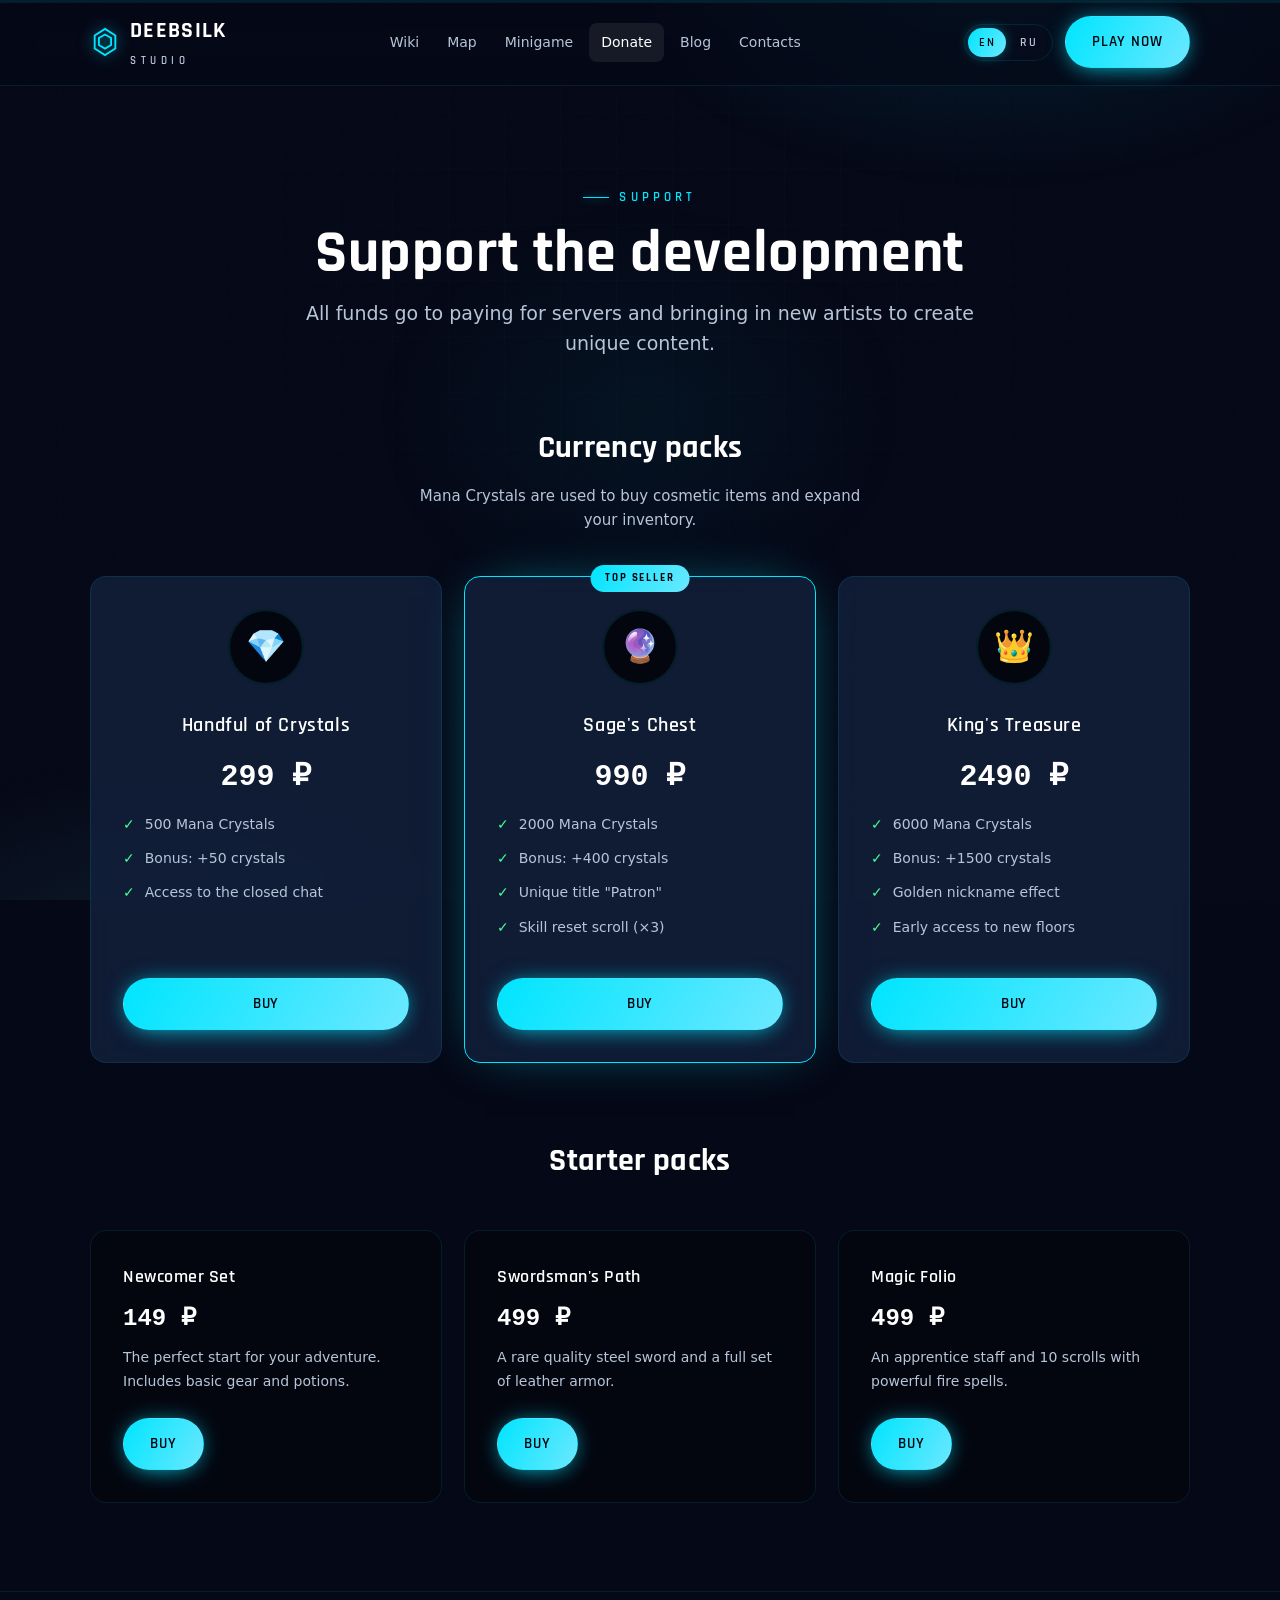
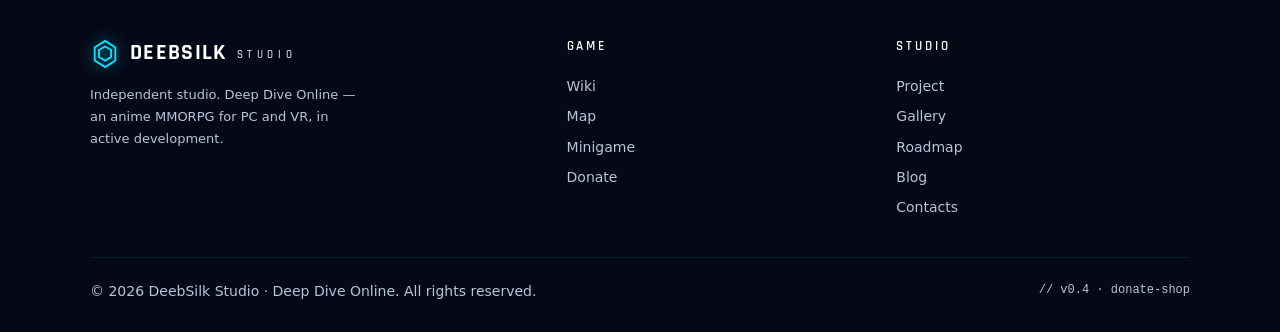
<file: donate.html>
<!doctype html>
<html lang="en">
<head>
  <meta charset="utf-8" />
  <meta name="viewport" content="width=device-width, initial-scale=1" />
  <meta name="x-page" content="donate" />
  <title>Donate · DeebSilk Studio — Deep Dive Online</title>
  <meta name="description" content="Support DeebSilk Studio. Mana crystal packs and starter bundles for Deep Dive Online — all funds go to servers and art." />
  <meta name="theme-color" content="#050816" />
  <meta property="og:type" content="website" />
  <meta property="og:site_name" content="DeebSilk Studio" />
  <meta property="og:title" content="Donate · Deep Dive Online" />
  <meta property="og:description" content="Support the development of Deep Dive Online." />
  <link rel="icon" href="data:image/svg+xml,%3Csvg xmlns='http://www.w3.org/2000/svg' viewBox='0 0 32 32'%3E%3Cpath d='M16 2 27 9v14L16 30 5 23V9z' fill='none' stroke='%2300e5ff' stroke-width='2.4'/%3E%3Cpath d='M16 8l6.5 3.75v7.5L16 23l-6.5-3.75v-7.5z' fill='none' stroke='%2359d8ff' stroke-width='2.4'/%3E%3C/svg%3E" />
  <link rel="preconnect" href="https://fonts.googleapis.com" />
  <link rel="preconnect" href="https://fonts.gstatic.com" crossorigin />
  <link href="https://fonts.googleapis.com/css2?family=Rajdhani:wght@500;600;700&display=swap" rel="stylesheet" />
  <link rel="stylesheet" href="css/deebsilk.css?v=4" />
  <style>
    /* ─── page-specific layout (donate) ───────────────────────────── */
    .page-hero { padding: clamp(56px, 8vw, 88px) 0 8px; text-align: center; }
    .page-title { font-family: var(--font-display); font-weight: 700; font-size: clamp(38px, 6vw, 60px); line-height: 1; letter-spacing: .01em; }
    .page-sub { color: var(--muted); font-size: var(--fs-lead); max-width: 58ch; margin: 14px auto 0; }

    .donate-shell { padding-block: clamp(32px, 5vw, 56px) clamp(48px, 7vw, 88px); }
    .section-title { text-align: center; margin-bottom: clamp(28px, 4vw, 44px); }
    .section-title h2 { font-family: var(--font-display); font-weight: 700; font-size: clamp(24px, 4vw, 32px); letter-spacing: .01em; }
    .section-title p { color: var(--muted); max-width: 52ch; margin: 10px auto 0; font-size: 15px; }

    .pack-grid { display: grid; grid-template-columns: repeat(3, minmax(0, 1fr)); gap: 22px; margin-bottom: clamp(40px, 6vw, 72px); }
    @media (max-width: 900px) { .pack-grid { grid-template-columns: repeat(2, minmax(0, 1fr)); } }
    @media (max-width: 600px) { .pack-grid { grid-template-columns: 1fr; } }

    .pack-card {
      position: relative; background: color-mix(in srgb, var(--card) 80%, transparent);
      border: 1px solid var(--border-soft); border-radius: var(--radius-lg);
      padding: clamp(24px, 3vw, 32px); text-align: center;
      display: flex; flex-direction: column;
      transition: border-color .25s ease, box-shadow .25s ease, transform .25s var(--ease);
    }
    .pack-card:hover { transform: translateY(-6px); border-color: var(--accent); box-shadow: 0 0 40px -18px var(--accent-glow); }
    .pack-card.featured { border-color: var(--accent); box-shadow: 0 0 50px -20px var(--accent-glow); }
    .pack-ribbon {
      position: absolute; top: -12px; left: 50%; transform: translateX(-50%);
      background: linear-gradient(120deg, var(--accent), var(--accent-2)); color: #04060f;
      padding: 5px 14px; border-radius: 999px; font-family: var(--font-display); font-weight: 700;
      font-size: 11px; letter-spacing: .18em; white-space: nowrap;
    }
    .pack-icon {
      width: 76px; height: 76px; margin: 0 auto clamp(16px, 2.5vw, 24px);
      background: var(--surface-deep); border: 1px solid var(--border-soft); border-radius: 50%;
      display: grid; place-items: center; font-size: 32px; color: var(--accent);
      box-shadow: inset 0 0 0 1px rgba(0,229,255,.12);
    }
    .pack-card h3 { font-family: var(--font-display); font-weight: 600; font-size: 20px; letter-spacing: .03em; }
    .pack-price { font-family: var(--font-mono); font-size: 30px; font-weight: 700; color: var(--fg); margin-block: 12px; }
    .pack-features { list-style: none; padding: 0; margin: 0 0 28px; font-size: 14px; color: var(--muted); text-align: left; flex-grow: 1; }
    .pack-features li { margin-bottom: 12px; display: flex; align-items: center; gap: 10px; }
    .pack-features li::before { content: '✓'; color: var(--success); font-weight: 800; flex-shrink: 0; }
    .pack-card .btn { width: 100%; }

    .pack-card.plain { background: var(--surface-deep); text-align: left; align-items: flex-start; }
    .pack-card.plain h3 { font-size: 18px; }
    .pack-card.plain .pack-price { font-size: 24px; margin-block: 8px; }
    .pack-card.plain p { font-size: 14px; color: var(--muted); line-height: 1.7; margin: 0 0 24px; flex-grow: 1; }
    .pack-card.plain .btn { width: auto; align-self: flex-start; }

    .btn { width: auto; }
  </style>
</head>
<body>
  <div class="bg-grad"></div>
  <div class="bg-grid"></div>
  <div class="bg-noise"></div>
  <div class="progress-rail" aria-hidden="true"><div class="bar" id="scrollBar"></div></div>

  <header class="topnav">
    <div class="container topnav-inner">
      <a href="index.html" class="logo">
        <svg class="logo-mark" viewBox="0 0 32 32" fill="none" stroke="currentColor" stroke-width="2"><path d="M16 2 27 9v14L16 30 5 23V9z"/><path d="M16 8l6.5 3.75v7.5L16 23l-6.5-3.75v-7.5z"/></svg>
        <span>DEEBSILK<span class="sub">STUDIO</span></span>
      </a>
      <nav id="mainNav">
        <a href="wiki.html" data-i18n="nav.wiki">Wiki</a>
        <a href="map.html" data-i18n="nav.map">Map</a>
        <a href="minigame.html" data-i18n="nav.minigame">Minigame</a>
        <a href="donate.html" class="active" data-i18n="nav.donate">Donate</a>
        <a href="index.html#blog" data-i18n="nav.blog">Blog</a>
        <a href="index.html#contact" data-i18n="nav.contact">Contacts</a>
        <a href="index.html#download" class="btn btn-primary btn-dl-nav nav-mobile-cta"><span data-i18n="nav.play">Play now</span></a>
      </nav>
      <div class="nav-right">
        <div class="lang-switch" role="group" aria-label="Language">
          <button class="lang-btn" data-lang="en" type="button">EN</button>
          <button class="lang-btn" data-lang="ru" type="button">RU</button>
        </div>
        <a href="index.html#download" class="btn btn-primary btn-dl-nav"><span data-i18n="nav.play">Play now</span></a>
        <button class="nav-toggle" id="navToggle" data-i18n-title="nav.menu" aria-controls="mainNav" aria-expanded="false" aria-label="Menu"><span></span><span></span><span></span></button>
      </div>
    </div>
    <div class="nav-overlay" id="navOverlay"></div>
  </header>

  <main>
    <section class="page-hero">
      <div class="container">
        <p class="eyebrow" data-i18n="donate.eyebrow">Support</p>
        <h1 class="page-title" data-i18n="donate.title">Support the development</h1>
        <p class="page-sub" data-i18n="donate.sub">All funds go to paying for servers and bringing in new artists to create unique content.</p>
      </div>
    </section>

    <div class="container donate-shell">
      <div class="section-title reveal">
        <h2 data-i18n="donate.currencyTitle">Currency packs</h2>
        <p data-i18n="donate.currencySub">Mana Crystals are used to buy cosmetic items and expand the inventory.</p>
      </div>

      <div class="pack-grid">
        <div class="pack-card reveal d1">
          <div class="pack-icon">💎</div>
          <h3 data-i18n="donate.p1t">A handful of crystals</h3>
          <div class="pack-price" data-i18n="donate.p1price">299 ₽</div>
          <ul class="pack-features">
            <li data-i18n="donate.p1f1">500 Mana Crystals</li>
            <li data-i18n="donate.p1f2">Bonus: +50 crystals</li>
            <li data-i18n="donate.p1f3">Access to the private chat</li>
          </ul>
          <button class="btn btn-primary" type="button" data-i18n="donate.buy">Buy</button>
        </div>

        <div class="pack-card featured reveal d2">
          <div class="pack-ribbon" data-i18n="donate.hot">BESTSELLER</div>
          <div class="pack-icon">🔮</div>
          <h3 data-i18n="donate.p2t">Sage's Chest</h3>
          <div class="pack-price" data-i18n="donate.p2price">990 ₽</div>
          <ul class="pack-features">
            <li data-i18n="donate.p2f1">2000 Mana Crystals</li>
            <li data-i18n="donate.p2f2">Bonus: +400 crystals</li>
            <li data-i18n="donate.p2f3">Unique title "Patron"</li>
            <li data-i18n="donate.p2f4">Skill reset scroll (×3)</li>
          </ul>
          <button class="btn btn-primary" type="button" data-i18n="donate.buy">Buy</button>
        </div>

        <div class="pack-card reveal d3">
          <div class="pack-icon">👑</div>
          <h3 data-i18n="donate.p3t">The King's Treasure</h3>
          <div class="pack-price" data-i18n="donate.p3price">2490 ₽</div>
          <ul class="pack-features">
            <li data-i18n="donate.p3f1">6000 Mana Crystals</li>
            <li data-i18n="donate.p3f2">Bonus: +1500 crystals</li>
            <li data-i18n="donate.p3f3">Golden nickname effect</li>
            <li data-i18n="donate.p3f4">Early access to new floors</li>
          </ul>
          <button class="btn btn-primary" type="button" data-i18n="donate.buy">Buy</button>
        </div>
      </div>

      <div class="section-title reveal" style="margin-top:clamp(24px,4vw,48px);">
        <h2 data-i18n="donate.starterTitle">Starter packs</h2>
      </div>

      <div class="pack-grid" style="margin-bottom:0;">
        <div class="pack-card plain reveal">
          <h3 data-i18n="donate.s1t">Newcomer Pack</h3>
          <div class="pack-price" data-i18n="donate.s1price">149 ₽</div>
          <p data-i18n="donate.s1d">The perfect start to your adventure. Includes basic gear and potions.</p>
          <button class="btn btn-primary" type="button" data-i18n="donate.buy">Buy</button>
        </div>
        <div class="pack-card plain reveal d1">
          <h3 data-i18n="donate.s2t">The Swordsman's Path</h3>
          <div class="pack-price" data-i18n="donate.s2price">499 ₽</div>
          <p data-i18n="donate.s2d">A rare-quality steel sword and a full set of leather armor.</p>
          <button class="btn btn-primary" type="button" data-i18n="donate.buy">Buy</button>
        </div>
        <div class="pack-card plain reveal d2">
          <h3 data-i18n="donate.s3t">Magic Tome</h3>
          <div class="pack-price" data-i18n="donate.s3price">499 ₽</div>
          <p data-i18n="donate.s3d">An apprentice staff and 10 scrolls of powerful fire spells.</p>
          <button class="btn btn-primary" type="button" data-i18n="donate.buy">Buy</button>
        </div>
      </div>
    </div>
  </main>

  <footer class="pagefoot">
    <div class="container">
      <div class="foot-grid">
        <div>
          <a href="index.html" class="logo"><svg class="logo-mark" viewBox="0 0 32 32" fill="none" stroke="currentColor" stroke-width="2"><path d="M16 2 27 9v14L16 30 5 23V9z"/><path d="M16 8l6.5 3.75v7.5L16 23l-6.5-3.75v-7.5z"/></svg> DEEBSILK<span class="sub">STUDIO</span></a>
          <p style="color:var(--muted);max-width:34ch;font-size:13px;line-height:1.7;" data-i18n="footer.desc">Independent studio. Deep Dive Online — an anime MMORPG for PC and VR, in active development.</p>
        </div>
        <div class="col">
          <h4 data-i18n="footer.game">Game</h4>
          <a href="wiki.html" data-i18n="footer.wiki">Wiki</a>
          <a href="map.html" data-i18n="footer.map">Map</a>
          <a href="minigame.html" data-i18n="footer.minigame">Minigame</a>
          <a href="donate.html" data-i18n="footer.donate">Donate</a>
        </div>
        <div class="col">
          <h4 data-i18n="footer.studio">Studio</h4>
          <a href="index.html#project" data-i18n="footer.project">Project</a>
          <a href="index.html#gallery" data-i18n="footer.gallery">Gallery</a>
          <a href="index.html#roadmap" data-i18n="footer.roadmap">Roadmap</a>
          <a href="index.html#blog" data-i18n="footer.blog">Blog</a>
          <a href="index.html#contact" data-i18n="footer.contact">Contacts</a>
        </div>
      </div>
      <div class="foot-bottom">
        <span data-i18n="footer.rights">© 2026 DeebSilk Studio · Deep Dive Online. All rights reserved.</span>
        <span style="font-family:var(--font-mono);font-size:12px;">// v0.4 · donate-shop</span>
      </div>
    </div>
  </footer>

  <script src="js/i18n.js?v=5"></script>
  <script src="js/dl.js?v=1"></script>
  <script>
    // ─── nav toggle ────────────────────────────────────────────────────
    const navToggle = document.getElementById('navToggle');
    const mainNav = document.getElementById('mainNav');
    const navOverlay = document.getElementById('navOverlay');
    if (navToggle && mainNav && navOverlay) {
      navToggle.addEventListener('click', () => {
        const open = mainNav.classList.toggle('is-open');
        navOverlay.classList.toggle('is-open', open);
        navToggle.classList.toggle('is-active', open);
        navToggle.setAttribute('aria-expanded', open);
      });
      navOverlay.addEventListener('click', closeNav);
      mainNav.querySelectorAll('a').forEach(a => a.addEventListener('click', closeNav));
    }
    function closeNav() {
      if (navToggle) {
        navToggle.classList.remove('is-active');
        navToggle.setAttribute('aria-expanded', 'false');
      }
      if (mainNav) mainNav.classList.remove('is-open');
      if (navOverlay) navOverlay.classList.remove('is-open');
    }

    // ─── scroll progress ───────────────────────────────────────────────
    const scrollBar = document.getElementById('scrollBar');
    if (scrollBar) {
      const updateScroll = () => {
        const doc = document.documentElement;
        const max = doc.scrollHeight - doc.clientHeight;
        scrollBar.style.width = (max > 0 ? (doc.scrollTop / max) * 100 : 0) + '%';
      };
      addEventListener('scroll', updateScroll, { passive: true });
      updateScroll();
    }

    // ─── accessibility: decorative svgs hidden ─────────────────────────
    document.querySelectorAll('.logo-mark').forEach(s => s.setAttribute('aria-hidden', 'true'));

    // ─── reveal on scroll (failsafe: never leaves content hidden) ─────
    let revealObserver = null;
    const showAll = () => document.querySelectorAll('.reveal').forEach(el => el.classList.add('in'));
    try {
      if ('IntersectionObserver' in window) {
        revealObserver = new IntersectionObserver((entries) => {
          entries.forEach(e => { if (e.isIntersecting) { e.target.classList.add('in'); revealObserver.unobserve(e.target); } });
        }, { threshold: 0.1, rootMargin: '0px 0px -50px 0px' });
        document.querySelectorAll('.reveal').forEach(el => revealObserver.observe(el));
        setTimeout(() => {
          document.querySelectorAll('.reveal:not(.in)').forEach(el => {
            if (el.getBoundingClientRect().top < innerHeight * 0.98) { el.classList.add('in'); revealObserver.unobserve(el); }
          });
        }, 1500);
      } else { showAll(); }
    } catch (e) { showAll(); }

    // ─── buy buttons: honest placeholder ───────────────────────────────
    document.querySelectorAll('.pack-card .btn').forEach(b => {
      b.addEventListener('click', () => {
        const card = b.closest('.pack-card');
        const name = card.querySelector('h3').textContent;
        b.textContent = I18N.t('donate.soon') || 'Soon';
        b.disabled = true;
        b.classList.remove('btn-primary');
        b.classList.add('btn-outline');
      });
    });
  </script>
</body>
</html>
</file>
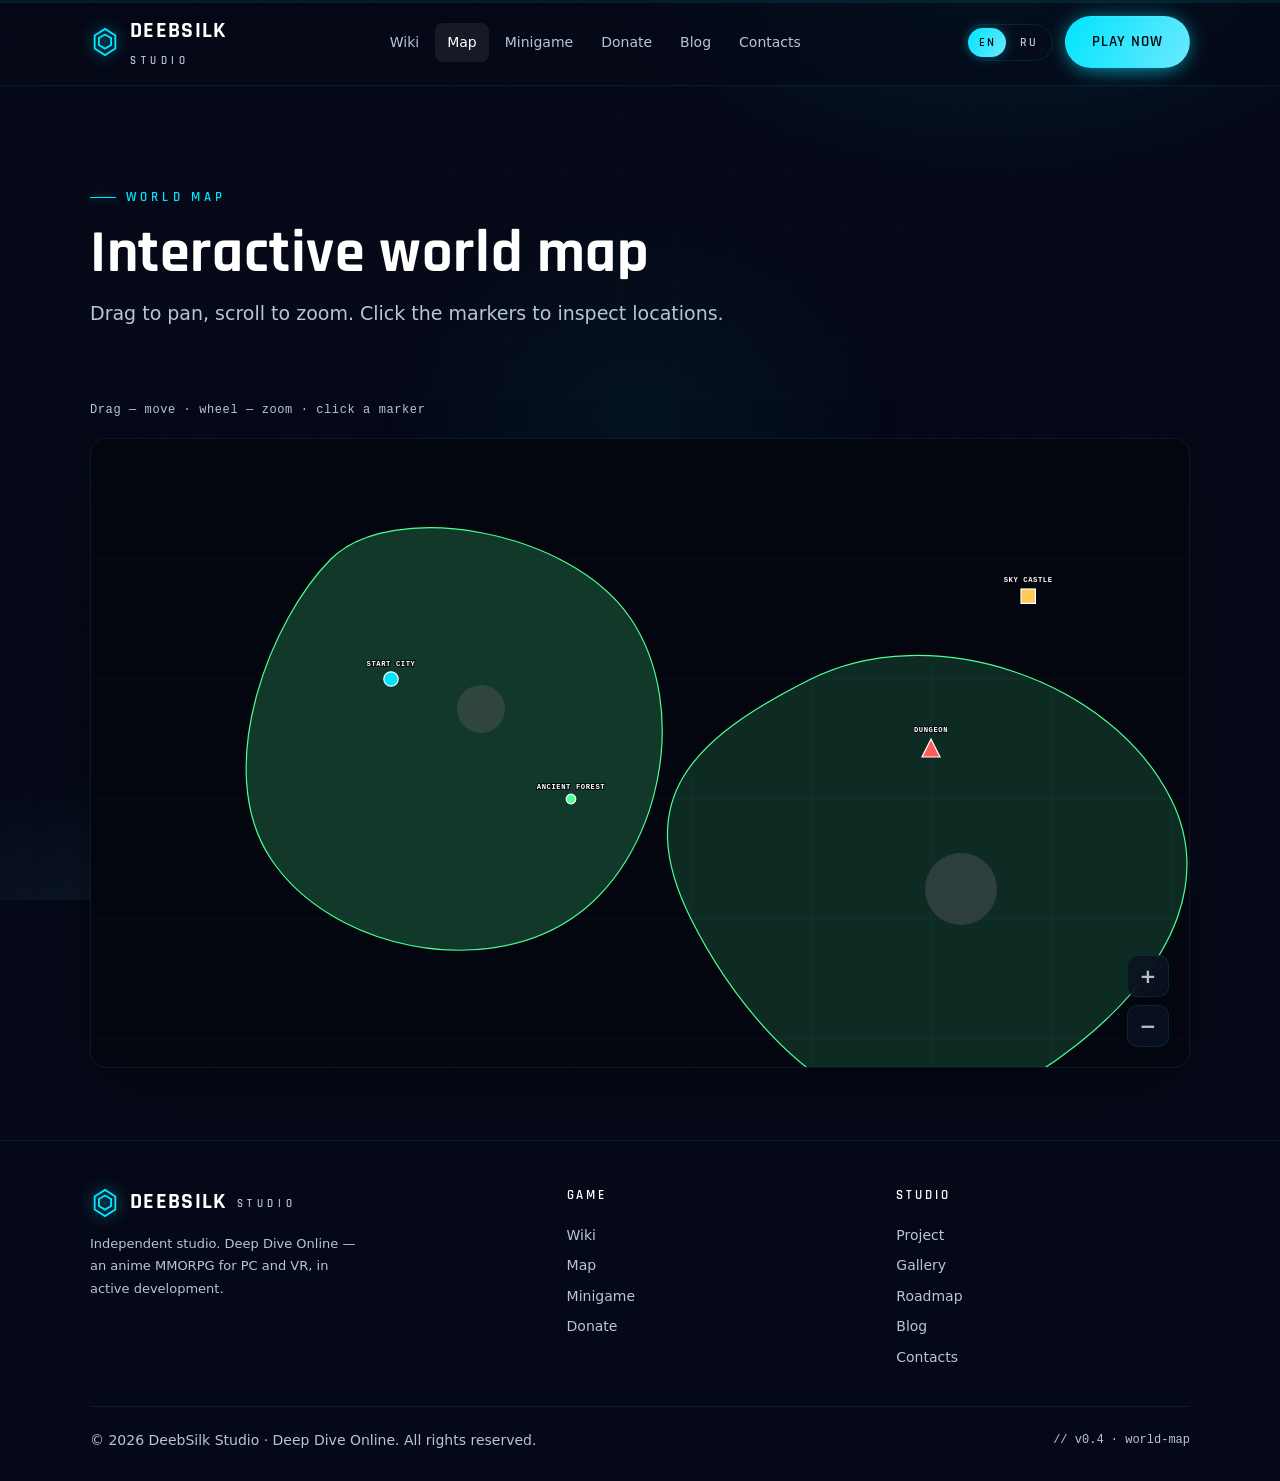
<file: map.html>
<!doctype html>
<html lang="en">
<head>
  <meta charset="utf-8" />
  <meta name="viewport" content="width=device-width, initial-scale=1" />
  <meta name="x-page" content="map" />
  <title>Map · DeebSilk Studio — Deep Dive Online</title>
  <meta name="description" content="Interactive world map of Deep Dive Online: Starting City, Forest of Ancients, Dungeon of Fear and the Sky Castle." />
  <meta name="theme-color" content="#050816" />
  <meta property="og:type" content="website" />
  <meta property="og:site_name" content="DeebSilk Studio" />
  <meta property="og:title" content="Map · Deep Dive Online" />
  <meta property="og:description" content="Explore the interactive world map of Deep Dive Online." />
  <link rel="icon" href="data:image/svg+xml,%3Csvg xmlns='http://www.w3.org/2000/svg' viewBox='0 0 32 32'%3E%3Cpath d='M16 2 27 9v14L16 30 5 23V9z' fill='none' stroke='%2300e5ff' stroke-width='2.4'/%3E%3Cpath d='M16 8l6.5 3.75v7.5L16 23l-6.5-3.75v-7.5z' fill='none' stroke='%2359d8ff' stroke-width='2.4'/%3E%3C/svg%3E" />
  <link rel="preconnect" href="https://fonts.googleapis.com" />
  <link rel="preconnect" href="https://fonts.gstatic.com" crossorigin />
  <link href="https://fonts.googleapis.com/css2?family=Rajdhani:wght@500;600;700&display=swap" rel="stylesheet" />
  <link rel="stylesheet" href="css/deebsilk.css?v=4" />
  <style>
    /* ─── page-specific layout (map) ─────────────────────────────── */
    .page-hero { padding: clamp(56px, 8vw, 88px) 0 8px; }
    .page-title { font-family: var(--font-display); font-weight: 700; font-size: clamp(38px, 6vw, 60px); line-height: 1; letter-spacing: .01em; }
    .page-sub { color: var(--muted); font-size: var(--fs-lead); max-width: 60ch; margin-top: 14px; }

    .map-shell { padding-block: clamp(24px, 4vw, 40px) clamp(40px, 6vw, 72px); }
    .map-hint { font-family: var(--font-mono); font-size: 12px; color: var(--muted); letter-spacing: .05em; margin: 6px 0 18px; }

    .map-container {
      width: 100%; height: 70vh; min-height: 420px;
      background: var(--surface-deep);
      border: 1px solid var(--border-soft);
      border-radius: var(--radius-lg);
      position: relative; overflow: hidden;
      cursor: grab; user-select: none;
      box-shadow: 0 20px 60px -30px rgba(0,0,0,.8);
    }
    .map-container:active { cursor: grabbing; }
    .map-svg { width: 2000px; height: 1200px; transition: transform .08s ease-out; transform-origin: 0 0; display: block; }

    .marker { cursor: pointer; }
    .marker circle, .marker path, .marker rect { transition: transform .2s var(--ease), filter .2s ease; transform-box: fill-box; transform-origin: center; }
    .marker:hover circle, .marker:hover path, .marker:hover rect { transform: scale(1.3); filter: drop-shadow(0 0 6px currentColor); }
    .marker-label { font-family: var(--font-mono); font-weight: 700; font-size: 12px; fill: #fff; letter-spacing: .08em; paint-order: stroke; stroke: rgba(2,4,10,.9); stroke-width: 3px; pointer-events: none; }
    .map-grid { stroke: rgba(0,229,255,.07); stroke-width: 1; }
    .map-land { fill: var(--success); }

    .map-controls { position: absolute; bottom: 20px; right: 20px; display: flex; flex-direction: column; gap: 8px; z-index: 10; }
    .map-btn {
      width: 42px; height: 42px; background: color-mix(in srgb, var(--surface) 85%, transparent);
      backdrop-filter: blur(10px); -webkit-backdrop-filter: blur(10px);
      border: 1px solid var(--border-soft); border-radius: 10px; color: var(--fg-2);
      display: grid; place-items: center; cursor: pointer; font-size: 20px; font-weight: 700; line-height: 1;
      transition: background .2s ease, border-color .2s ease, transform .2s var(--ease);
    }
    .map-btn:hover { background: var(--accent); border-color: var(--accent); color: #04060f; transform: translateY(-2px); }

    .info-panel {
      position: absolute; top: 20px; left: 20px; width: min(280px, calc(100% - 40px));
      background: color-mix(in srgb, var(--bg) 82%, transparent);
      backdrop-filter: blur(14px); -webkit-backdrop-filter: blur(14px);
      border: 1px solid var(--border-soft); border-radius: 12px; padding: 20px; z-index: 10;
      opacity: 0; pointer-events: none; transform: translateY(-8px); transition: opacity .25s ease, transform .25s var(--ease);
    }
    .info-panel.visible { opacity: 1; pointer-events: auto; transform: translateY(0); }
    .info-panel h3 { font-family: var(--font-display); font-weight: 600; font-size: 18px; color: var(--accent); margin: 0 0 8px; letter-spacing: .03em; }
    .info-panel p { font-size: 13px; color: var(--muted); line-height: 1.7; margin: 0; }

    @media (max-width: 560px) {
      .map-container { height: 62vh; min-height: 340px; }
      .info-panel { top: 12px; left: 12px; }
      .map-controls { bottom: 12px; right: 12px; }
    }
  </style>
</head>
<body>
  <div class="bg-grad"></div>
  <div class="bg-grid"></div>
  <div class="bg-noise"></div>
  <div class="progress-rail" aria-hidden="true"><div class="bar" id="scrollBar"></div></div>

  <header class="topnav">
    <div class="container topnav-inner">
      <a href="index.html" class="logo">
        <svg class="logo-mark" viewBox="0 0 32 32" fill="none" stroke="currentColor" stroke-width="2"><path d="M16 2 27 9v14L16 30 5 23V9z"/><path d="M16 8l6.5 3.75v7.5L16 23l-6.5-3.75v-7.5z"/></svg>
        <span>DEEBSILK<span class="sub">STUDIO</span></span>
      </a>
      <nav id="mainNav">
        <a href="wiki.html" data-i18n="nav.wiki">Wiki</a>
        <a href="map.html" class="active" data-i18n="nav.map">Map</a>
        <a href="minigame.html" data-i18n="nav.minigame">Minigame</a>
        <a href="donate.html" data-i18n="nav.donate">Donate</a>
        <a href="index.html#blog" data-i18n="nav.blog">Blog</a>
        <a href="index.html#contact" data-i18n="nav.contact">Contacts</a>
        <a href="index.html#download" class="btn btn-primary btn-dl-nav nav-mobile-cta"><span data-i18n="nav.play">Play now</span></a>
      </nav>
      <div class="nav-right">
        <div class="lang-switch" role="group" aria-label="Language">
          <button class="lang-btn" data-lang="en" type="button">EN</button>
          <button class="lang-btn" data-lang="ru" type="button">RU</button>
        </div>
        <a href="index.html#download" class="btn btn-primary btn-dl-nav"><span data-i18n="nav.play">Play now</span></a>
        <button class="nav-toggle" id="navToggle" data-i18n-title="nav.menu" aria-controls="mainNav" aria-expanded="false" aria-label="Menu"><span></span><span></span><span></span></button>
      </div>
    </div>
    <div class="nav-overlay" id="navOverlay"></div>
  </header>

  <main>
    <section class="page-hero">
      <div class="container">
        <p class="eyebrow" data-i18n="map.eyebrow">Map of the world</p>
        <h1 class="page-title" data-i18n="map.title">Interactive world map</h1>
        <p class="page-sub" data-i18n="map.sub">Drag the map with the mouse, zoom with the wheel. Click the markers to inspect the locations.</p>
      </div>
    </section>

    <div class="container map-shell">
      <p class="map-hint" data-i18n="map.hint">drag — pan · wheel — zoom · click a marker</p>
      <div class="map-container" id="mapContainer">
        <div id="infoPanel" class="info-panel">
          <h3 id="infoTitle" data-i18n="map.infoTitle">Location</h3>
          <p id="infoDesc" data-i18n="map.infoDefault">Location description will appear here.</p>
        </div>

        <div class="map-controls">
          <button class="map-btn" id="btnZoomIn" data-i18n-title="map.zoomIn" aria-label="Zoom in" type="button">+</button>
          <button class="map-btn" id="btnZoomOut" data-i18n-title="map.zoomOut" aria-label="Zoom out" type="button">−</button>
        </div>

        <svg class="map-svg" id="mapSvg" viewBox="0 0 2000 1200" fill="none" xmlns="http://www.w3.org/2000/svg" aria-label="World map of Deep Dive Online">
          <rect width="2000" height="1200" fill="var(--surface-deep)"/>
          <path class="map-grid" d="M0 200H2000M0 400H2000M0 600H2000M0 800H2000M0 1000H2000M200 0V1200M400 0V1200M600 0V1200M800 0V1200M1000 0V1200M1200 0V1200M1400 0V1200M1600 0V1200M1800 0V1200"/>
          <path class="map-land" fill-opacity="0.2" stroke="var(--success)" stroke-width="2" d="M400 200C500 100 800 150 900 300C1000 450 950 700 800 800C650 900 400 850 300 700C200 550 300 300 400 200Z"/>
          <path class="map-land" fill-opacity="0.15" stroke="var(--success)" stroke-width="2" d="M1200 400C1400 300 1700 400 1800 600C1900 800 1700 1000 1500 1100C1300 1200 1100 1000 1000 800C900 600 1000 500 1200 400Z"/>
          <circle cx="650" cy="450" r="40" fill="#4e5058" fill-opacity="0.5"/>
          <circle cx="1450" cy="750" r="60" fill="#4e5058" fill-opacity="0.5"/>

          <g class="marker" data-loc="start" tabindex="0" role="button" aria-label="Starting City">
            <circle cx="500" cy="400" r="26" fill="transparent"/>
            <circle cx="500" cy="400" r="12" fill="var(--accent)" stroke="#fff" stroke-width="2"/>
            <text x="500" y="378" text-anchor="middle" class="marker-label" data-lbl="map.lblStart">STARTING CITY</text>
          </g>

          <g class="marker" data-loc="forest" tabindex="0" role="button" aria-label="Forest of Ancients">
            <circle cx="800" cy="600" r="26" fill="transparent"/>
            <circle cx="800" cy="600" r="8" fill="var(--success)" stroke="#fff" stroke-width="2"/>
            <text x="800" y="583" text-anchor="middle" class="marker-label" data-lbl="map.lblForest">FOREST OF ANCIENTS</text>
          </g>

          <g class="marker" data-loc="dungeon" tabindex="0" role="button" aria-label="Dungeon of Fear">
            <circle cx="1400" cy="512" r="26" fill="transparent"/>
            <path d="M1400 500L1415 530H1385L1400 500Z" fill="var(--danger)" stroke="#fff" stroke-width="2"/>
            <text x="1400" y="488" text-anchor="middle" class="marker-label" data-lbl="map.lblDungeon">DUNGEON</text>
          </g>

          <g class="marker" data-loc="castle" tabindex="0" role="button" aria-label="Sky Castle">
            <circle cx="1562" cy="262" r="26" fill="transparent"/>
            <rect x="1550" y="250" width="24" height="24" fill="var(--warn)" stroke="#fff" stroke-width="2"/>
            <text x="1562" y="238" text-anchor="middle" class="marker-label" data-lbl="map.lblCastle">SKY CASTLE</text>
          </g>
        </svg>
      </div>
    </div>
  </main>

  <footer class="pagefoot">
    <div class="container">
      <div class="foot-grid">
        <div>
          <a href="index.html" class="logo"><svg class="logo-mark" viewBox="0 0 32 32" fill="none" stroke="currentColor" stroke-width="2"><path d="M16 2 27 9v14L16 30 5 23V9z"/><path d="M16 8l6.5 3.75v7.5L16 23l-6.5-3.75v-7.5z"/></svg> DEEBSILK<span class="sub">STUDIO</span></a>
          <p style="color:var(--muted);max-width:34ch;font-size:13px;line-height:1.7;" data-i18n="footer.desc">Independent studio. Deep Dive Online — an anime MMORPG for PC and VR, in active development.</p>
        </div>
        <div class="col">
          <h4 data-i18n="footer.game">Game</h4>
          <a href="wiki.html" data-i18n="footer.wiki">Wiki</a>
          <a href="map.html" data-i18n="footer.map">Map</a>
          <a href="minigame.html" data-i18n="footer.minigame">Minigame</a>
          <a href="donate.html" data-i18n="footer.donate">Donate</a>
        </div>
        <div class="col">
          <h4 data-i18n="footer.studio">Studio</h4>
          <a href="index.html#project" data-i18n="footer.project">Project</a>
          <a href="index.html#gallery" data-i18n="footer.gallery">Gallery</a>
          <a href="index.html#roadmap" data-i18n="footer.roadmap">Roadmap</a>
          <a href="index.html#blog" data-i18n="footer.blog">Blog</a>
          <a href="index.html#contact" data-i18n="footer.contact">Contacts</a>
        </div>
      </div>
      <div class="foot-bottom">
        <span data-i18n="footer.rights">© 2026 DeebSilk Studio · Deep Dive Online. All rights reserved.</span>
        <span style="font-family:var(--font-mono);font-size:12px;">// v0.4 · world-map</span>
      </div>
    </div>
  </footer>

  <script src="js/i18n.js?v=5"></script>
  <script src="js/dl.js?v=1"></script>
  <script>
    // ─── nav toggle ────────────────────────────────────────────────────
    const navToggle = document.getElementById('navToggle');
    const mainNav = document.getElementById('mainNav');
    const navOverlay = document.getElementById('navOverlay');
    if (navToggle && mainNav && navOverlay) {
      navToggle.addEventListener('click', () => {
        const open = mainNav.classList.toggle('is-open');
        navOverlay.classList.toggle('is-open', open);
        navToggle.classList.toggle('is-active', open);
        navToggle.setAttribute('aria-expanded', open);
      });
      navOverlay.addEventListener('click', closeNav);
      mainNav.querySelectorAll('a').forEach(a => a.addEventListener('click', closeNav));
    }
    function closeNav() {
      if (navToggle) {
        navToggle.classList.remove('is-active');
        navToggle.setAttribute('aria-expanded', 'false');
      }
      if (mainNav) mainNav.classList.remove('is-open');
      if (navOverlay) navOverlay.classList.remove('is-open');
    }

    // ─── scroll progress ───────────────────────────────────────────────
    const scrollBar = document.getElementById('scrollBar');
    if (scrollBar) {
      const updateScroll = () => {
        const doc = document.documentElement;
        const max = doc.scrollHeight - doc.clientHeight;
        scrollBar.style.width = (max > 0 ? (doc.scrollTop / max) * 100 : 0) + '%';
      };
      addEventListener('scroll', updateScroll, { passive: true });
      updateScroll();
    }

    // ─── accessibility: decorative svgs hidden ─────────────────────────
    document.querySelectorAll('.logo-mark').forEach(s => s.setAttribute('aria-hidden', 'true'));

    // ─── interactive map ───────────────────────────────────────────────
    const container = document.getElementById('mapContainer');
    const svg = document.getElementById('mapSvg');
    const infoPanel = document.getElementById('infoPanel');
    const infoTitle = document.getElementById('infoTitle');
    const infoDesc = document.getElementById('infoDesc');

    let scale = 0.6;
    let translateX = 0;
    let translateY = 0;
    let isDragging = false;
    let startX, startY;

    const LOCS = {
      start: { t: 'map.start', d: 'map.startD' },
      forest: { t: 'map.forest', d: 'map.forestD' },
      dungeon: { t: 'map.dungeon', d: 'map.dungeonD' },
      castle: { t: 'map.castle', d: 'map.castleD' }
    };

    function updateTransform() {
      svg.style.transform = `translate(${translateX}px, ${translateY}px) scale(${scale})`;
    }

    container.addEventListener('mousedown', (e) => {
      if (e.target.closest('.marker') || e.target.closest('.map-btn')) return;
      isDragging = true;
      startX = e.clientX - translateX;
      startY = e.clientY - translateY;
    });
    addEventListener('mouseup', () => isDragging = false);
    addEventListener('mousemove', (e) => {
      if (!isDragging) return;
      translateX = e.clientX - startX;
      translateY = e.clientY - startY;
      updateTransform();
    });
    container.addEventListener('wheel', (e) => {
      e.preventDefault();
      const delta = e.deltaY > 0 ? 0.9 : 1.1;
      scale = Math.min(Math.max(0.3, scale * delta), 2);
      updateTransform();
    }, { passive: false });

    function zoomIn() { scale = Math.min(scale * 1.2, 2); updateTransform(); }
    function zoomOut() { scale = Math.max(scale * 0.8, 0.3); updateTransform(); }
    document.getElementById('btnZoomIn').addEventListener('click', zoomIn);
    document.getElementById('btnZoomOut').addEventListener('click', zoomOut);

    function showInfo(key) {
      const loc = LOCS[key];
      if (!loc) return;
      currentLoc = key;
      infoTitle.textContent = I18N.t(loc.t);
      infoDesc.textContent = I18N.t(loc.d);
      infoPanel.classList.add('visible');
    }
    svg.querySelectorAll('.marker').forEach(m => {
      m.addEventListener('click', () => showInfo(m.dataset.loc));
      m.addEventListener('keydown', e => {
        if (e.key === 'Enter' || e.key === ' ') { e.preventDefault(); showInfo(m.dataset.loc); }
      });
    });
    svg.addEventListener('click', (e) => {
      if (e.target.closest('.marker')) return;
      infoPanel.classList.remove('visible');
    });

    document.querySelectorAll('.marker .marker-label').forEach(t => {
      t.textContent = I18N.t(t.dataset.lbl);
    });

    // re-translate map labels when the language changes
    document.addEventListener('ddo:langchange', () => {
      document.querySelectorAll('.marker .marker-label').forEach(t => {
        t.textContent = I18N.t(t.dataset.lbl);
      });
      if (infoPanel.classList.contains('visible') && currentLoc) showInfo(currentLoc);
    });
    let currentLoc = null;

    updateTransform();
  </script>
</body>
</html>
</file>
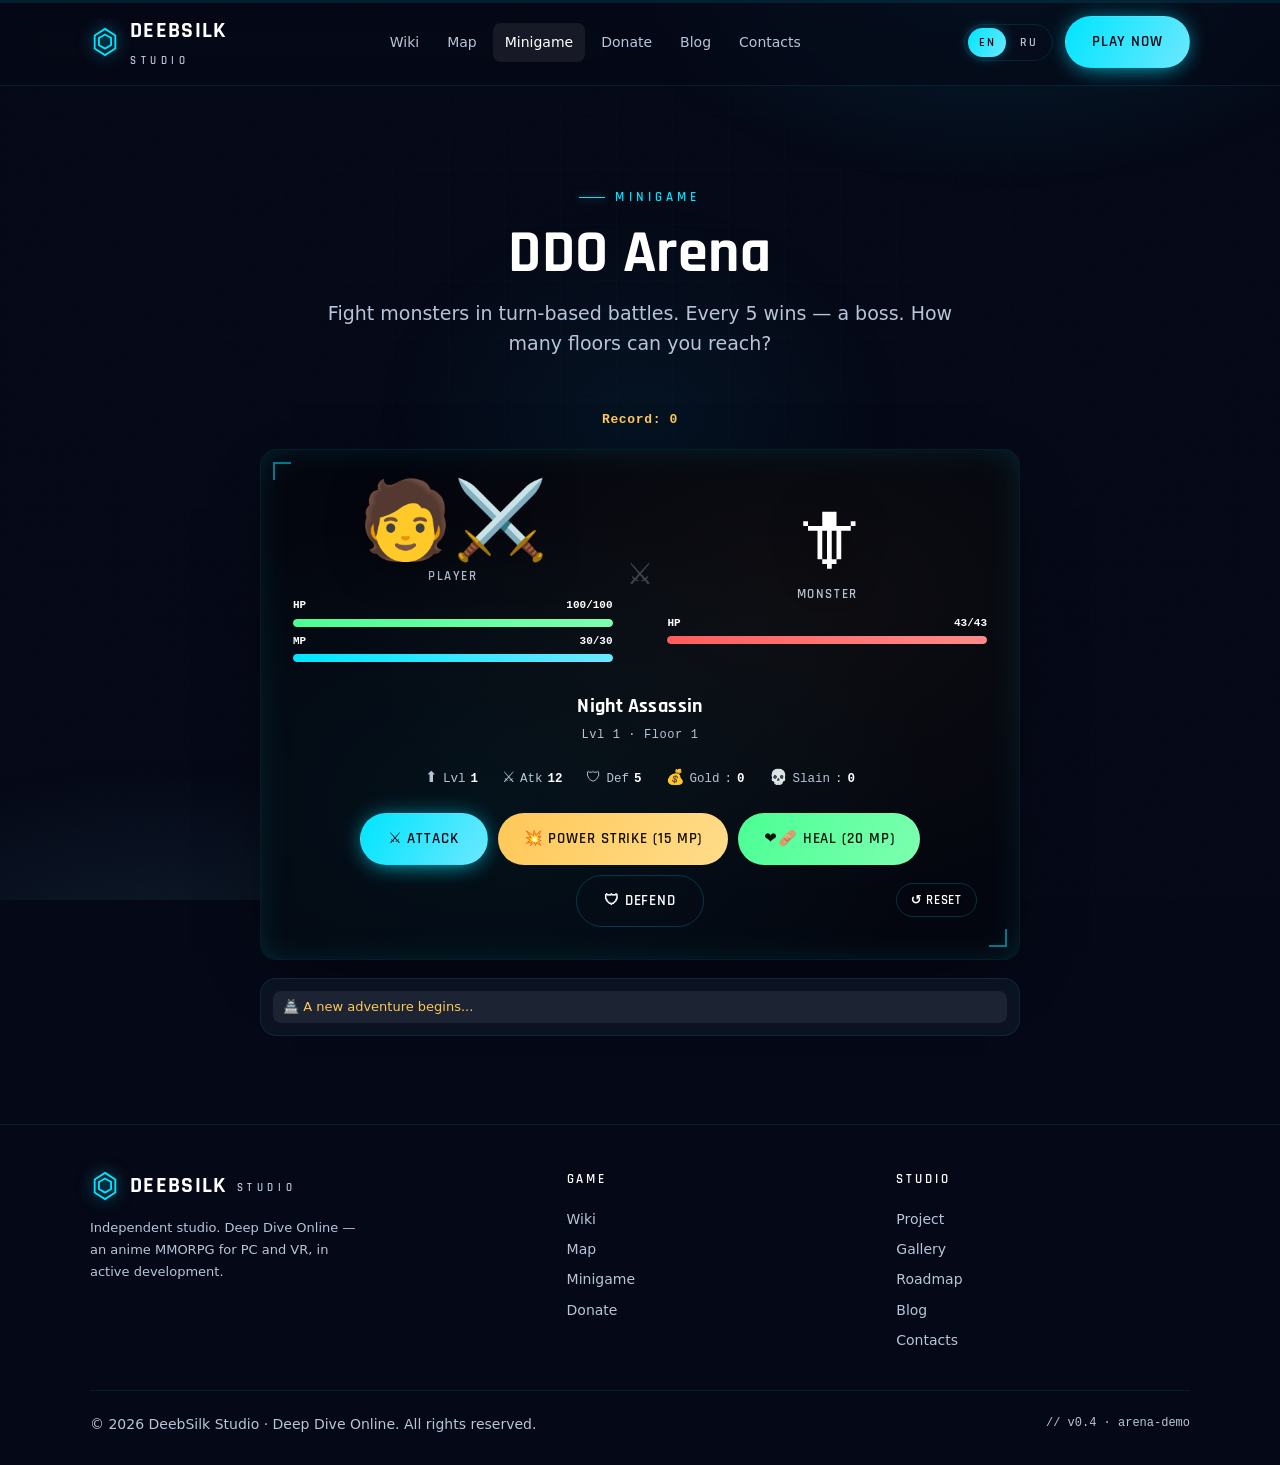
<file: minigame.html>
<!doctype html>
<html lang="en">
<head>
  <meta charset="utf-8" />
  <meta name="viewport" content="width=device-width, initial-scale=1" />
  <meta name="x-page" content="minigame" />
  <title>Minigame · DeebSilk Studio — Deep Dive Online</title>
  <meta name="description" content="DDO Arena — a turn-based battle minigame from DeebSilk Studio. Fight monsters, beat bosses, climb the floors of Deep Dive Online." />
  <meta name="theme-color" content="#050816" />
  <meta property="og:type" content="website" />
  <meta property="og:site_name" content="DeebSilk Studio" />
  <meta property="og:title" content="DDO Arena · Minigame" />
  <meta property="og:description" content="Fight monsters in turn-based battles. Every 5 wins — a boss. How many floors can you clear?" />
  <link rel="icon" href="data:image/svg+xml,%3Csvg xmlns='http://www.w3.org/2000/svg' viewBox='0 0 32 32'%3E%3Cpath d='M16 2 27 9v14L16 30 5 23V9z' fill='none' stroke='%2300e5ff' stroke-width='2.4'/%3E%3Cpath d='M16 8l6.5 3.75v7.5L16 23l-6.5-3.75v-7.5z' fill='none' stroke='%2359d8ff' stroke-width='2.4'/%3E%3C/svg%3E" />
  <link rel="preconnect" href="https://fonts.googleapis.com" />
  <link rel="preconnect" href="https://fonts.gstatic.com" crossorigin />
  <link href="https://fonts.googleapis.com/css2?family=Rajdhani:wght@500;600;700&display=swap" rel="stylesheet" />
  <link rel="stylesheet" href="css/deebsilk.css?v=4" />
  <style>
    /* ─── page-specific layout (minigame) ────────────────────────── */
    .page-hero { padding: clamp(56px, 8vw, 88px) 0 8px; text-align: center; position: relative; }
    .page-title { font-family: var(--font-display); font-weight: 700; font-size: clamp(38px, 6vw, 60px); line-height: 1; letter-spacing: .01em; }
    .page-sub { color: var(--muted); font-size: var(--fs-lead); max-width: 54ch; margin: 14px auto 0; }

    .btn-success, .btn-warn, .btn-danger { border: none; }
    .btn-success { background: linear-gradient(120deg, var(--success), #7dffb0); color: #04150b; }
    .btn-success:hover { background: linear-gradient(120deg, #8dffc2, #b0ffd6); }
    .btn-warn { background: linear-gradient(120deg, var(--warn), #ffdc8a); color: #171003; }
    .btn-warn:hover { background: linear-gradient(120deg, #ffd975, #ffe6a8); }
    .btn-danger { background: linear-gradient(120deg, var(--danger), #ff8a8a); color: #170303; }
    .btn-primary:disabled, .btn-success:disabled, .btn-warn:disabled, .btn-outline:disabled { opacity: .35; cursor: default; filter: saturate(.5); }

    .game-shell { padding-block: clamp(28px, 4vw, 44px) clamp(48px, 7vw, 88px); }
    .game-wrap { max-width: 760px; margin: 0 auto; }
    .high-score { text-align: center; margin-bottom: 18px; font-family: var(--font-mono); font-size: 13px; color: var(--muted); letter-spacing: .05em; }
    .high-score span { color: var(--warn); font-weight: 700; }

    .arena {
      background: var(--surface-deep); border: 1px solid var(--border-soft);
      border-radius: var(--radius-lg); padding: clamp(20px, 3vw, 32px);
      position: relative; overflow: hidden; min-height: 360px;
      display: flex; flex-direction: column; gap: 22px;
      box-shadow: 0 24px 70px -34px rgba(0,0,0,.85), inset 0 0 60px -40px var(--accent-glow);
    }
    .arena::before {
      content: ''; position: absolute; inset: 0; pointer-events: none;
      background:
        radial-gradient(ellipse at 30% 70%, rgba(0,229,255,.05) 0%, transparent 60%),
        radial-gradient(ellipse at 70% 30%, rgba(255,200,87,.04) 0%, transparent 60%);
    }
    .corner { position: absolute; width: 18px; height: 18px; border: 2px solid var(--accent); opacity: .5; pointer-events: none; }
    .corner.tl { top: 12px; left: 12px; border-right: 0; border-bottom: 0; }
    .corner.br { bottom: 12px; right: 12px; border-left: 0; border-top: 0; }

    .fighters { display: flex; justify-content: space-around; align-items: center; position: relative; z-index: 1; gap: 14px; flex-wrap: wrap; }
    .fighter { text-align: center; flex: 1; min-width: 130px; }
    .fighter-avatar { font-size: clamp(54px, 9vw, 76px); line-height: 1; margin-bottom: 8px; display: block; filter: drop-shadow(0 6px 18px rgba(0,0,0,.5)); transition: transform .25s var(--ease); }
    .fighter.hit .fighter-avatar { animation: fighterHit .3s ease; }
    @keyframes fighterHit { 0%,100% { transform: translateX(0); } 25% { transform: translateX(-9px); } 75% { transform: translateX(9px); } }
    .fighter-label { font-family: var(--font-display); font-weight: 600; font-size: 13px; color: var(--muted); margin-bottom: 10px; letter-spacing: .12em; text-transform: uppercase; }
    .bar-wrap { margin-bottom: 6px; }
    .bar-label { display: flex; justify-content: space-between; font-family: var(--font-mono); font-size: 11px; font-weight: 600; margin-bottom: 4px; }
    .bar-track { height: 8px; background: var(--bg); border-radius: 999px; overflow: hidden; box-shadow: inset 0 0 0 1px var(--border-soft); }
    .bar-fill { height: 100%; border-radius: 999px; transition: width .35s cubic-bezier(.16,1,.3,1), background .35s ease; }
    .bar-fill.hp { background: linear-gradient(90deg, var(--success), #7dffb0); }
    .bar-fill.hp.low { background: linear-gradient(90deg, var(--danger), #ff8a8a); }
    .bar-fill.mp { background: linear-gradient(90deg, var(--accent), var(--accent-2)); }
    .bar-fill.monster { background: linear-gradient(90deg, var(--danger), #ff8a8a); }
    .vs-divider { font-family: var(--font-display); font-size: 30px; font-weight: 900; color: var(--muted); opacity: .3; flex-shrink: 0; }

    .monster-info { text-align: center; position: relative; z-index: 1; }
    .monster-name { font-family: var(--font-display); font-weight: 700; font-size: 20px; color: var(--fg); letter-spacing: .02em; }
    .monster-name.boss { color: var(--danger); text-shadow: 0 0 18px var(--danger-glow); }
    .monster-level { font-family: var(--font-mono); font-size: 12px; color: var(--muted); margin-top: 4px; letter-spacing: .05em; }

    .player-stats { display: flex; gap: clamp(10px, 3vw, 24px); justify-content: center; flex-wrap: wrap; font-family: var(--font-mono); font-size: 12.5px; color: var(--muted); position: relative; z-index: 1; }
    .player-stats > span { display: flex; align-items: center; gap: 5px; }
    .player-stats b { color: var(--fg); font-weight: 700; }
    .stat-icon { font-size: 15px; }

    .actions { display: flex; gap: 10px; justify-content: center; flex-wrap: wrap; position: relative; z-index: 1; }
    .actions .btn { min-width: 128px; }
    #btnReset { position: absolute; bottom: 10px; right: 10px; min-width: 0 !important; padding: 6px 14px; font-size: 13px; z-index: 2; }

    .battle-log { background: var(--surface); border: 1px solid var(--border-soft); border-radius: var(--radius-lg); padding: 12px; max-height: 170px; overflow-y: auto; margin-top: 18px; scrollbar-width: thin; scrollbar-color: var(--border-soft) transparent; }
    .battle-log::-webkit-scrollbar { width: 4px; }
    .battle-log::-webkit-scrollbar-thumb { background: var(--border-soft); border-radius: 10px; }
    .log-entry { font-size: 13px; padding: 6px 10px; border-radius: 8px; color: var(--muted); line-height: 1.5; animation: logSlide .25s ease; }
    .log-entry:nth-child(odd) { background: var(--fg-soft); }
    .log-entry.dmg { color: var(--danger); }
    .log-entry.heal { color: var(--success); }
    .log-entry.special { color: var(--accent); }
    .log-entry.system { color: var(--warn); }
    @keyframes logSlide { from { opacity: 0; transform: translateY(-6px); } to { opacity: 1; transform: translateY(0); } }

    .dmg-float { position: fixed; pointer-events: none; z-index: 300; font-family: var(--font-display); font-size: 30px; font-weight: 800; animation: dmgFloat .8s ease forwards; }
    @keyframes dmgFloat { 0% { opacity: 1; transform: translateY(0) scale(1); } 100% { opacity: 0; transform: translateY(-80px) scale(1.35); } }

    .game-over-overlay {
      display: none; position: absolute; inset: 0; z-index: 20;
      background: rgba(2,4,10,.82); backdrop-filter: blur(6px); -webkit-backdrop-filter: blur(6px);
      flex-direction: column; align-items: center; justify-content: center; text-align: center;
      border-radius: var(--radius-lg); padding: 24px;
    }
    .game-over-overlay.visible { display: flex; }
    .game-over-title { font-family: var(--font-display); font-size: clamp(26px, 5vw, 34px); font-weight: 800; color: var(--fg); margin-bottom: 8px; }
    .game-over-desc { color: var(--muted); margin-bottom: 22px; font-size: 15px; }
    .game-over-stats { display: flex; gap: clamp(14px, 4vw, 28px); margin-bottom: 24px; flex-wrap: wrap; justify-content: center; }
    .game-over-stat .value { font-family: var(--font-mono); font-size: 24px; font-weight: 800; color: var(--accent); }
    .game-over-stat .label { font-size: 10px; text-transform: uppercase; letter-spacing: .14em; color: var(--muted); margin-top: 5px; }

    .combat-text { position: absolute; top: 18px; left: 50%; transform: translateX(-50%) translateY(-6px); z-index: 5; font-family: var(--font-display); font-size: 15px; font-weight: 700; color: var(--warn); opacity: 0; pointer-events: none; white-space: nowrap; transition: opacity .45s ease, transform .45s var(--ease); }
    .combat-text.show { opacity: 1; transform: translateX(-50%) translateY(0); }

    @media (max-width: 600px) {
      .arena { min-height: 300px; padding: 16px; }
      .fighter-avatar { font-size: 46px; }
      .fighter { min-width: 96px; }
      .actions .btn { min-width: 104px; font-size: 13px; padding: 8px 12px; }
      .game-over-title { font-size: 24px; }
      .game-over-stats { gap: 12px; }
      .game-over-stat .value { font-size: 20px; }
      .battle-log { max-height: 130px; }
      #btnReset { position: static; }
    }
    @media (max-width: 400px) {
      .game-shell { padding-inline: 10px; }
      .arena { padding: 12px; min-height: 260px; }
      .fighters { gap: 6px; }
      .fighter-avatar { font-size: 40px; }
      .vs-divider { font-size: 22px; }
      .actions { flex-direction: column; align-items: stretch; }
      .actions .btn { width: 100%; }
      .monster-name { font-size: 17px; }
    }
  </style>
</head>
<body>
  <div class="bg-grad"></div>
  <div class="bg-grid"></div>
  <div class="bg-noise"></div>
  <div class="progress-rail" aria-hidden="true"><div class="bar" id="scrollBar"></div></div>

  <header class="topnav">
    <div class="container topnav-inner">
      <a href="index.html" class="logo">
        <svg class="logo-mark" viewBox="0 0 32 32" fill="none" stroke="currentColor" stroke-width="2"><path d="M16 2 27 9v14L16 30 5 23V9z"/><path d="M16 8l6.5 3.75v7.5L16 23l-6.5-3.75v-7.5z"/></svg>
        <span>DEEBSILK<span class="sub">STUDIO</span></span>
      </a>
      <nav id="mainNav">
        <a href="wiki.html" data-i18n="nav.wiki">Wiki</a>
        <a href="map.html" data-i18n="nav.map">Map</a>
        <a href="minigame.html" class="active" data-i18n="nav.minigame">Minigame</a>
        <a href="donate.html" data-i18n="nav.donate">Donate</a>
        <a href="index.html#blog" data-i18n="nav.blog">Blog</a>
        <a href="index.html#contact" data-i18n="nav.contact">Contacts</a>
        <a href="index.html#download" class="btn btn-primary btn-dl-nav nav-mobile-cta"><span data-i18n="nav.play">Play now</span></a>
      </nav>
      <div class="nav-right">
        <div class="lang-switch" role="group" aria-label="Language">
          <button class="lang-btn" data-lang="en" type="button">EN</button>
          <button class="lang-btn" data-lang="ru" type="button">RU</button>
        </div>
        <a href="index.html#download" class="btn btn-primary btn-dl-nav"><span data-i18n="nav.play">Play now</span></a>
        <button class="nav-toggle" id="navToggle" data-i18n-title="nav.menu" aria-controls="mainNav" aria-expanded="false" aria-label="Menu"><span></span><span></span><span></span></button>
      </div>
    </div>
    <div class="nav-overlay" id="navOverlay"></div>
  </header>

  <main>
    <section class="page-hero">
      <div class="container">
        <p class="eyebrow" data-i18n="minigame.eyebrow">Minigame</p>
        <h1 class="page-title" data-i18n="minigame.title">DDO Arena</h1>
        <p class="page-sub" data-i18n="minigame.sub">Fight monsters in turn-based battles. Every 5 wins — a boss. How many floors can you clear?</p>
      </div>
    </section>

    <section class="container game-shell">
      <div class="game-wrap">
        <div class="high-score"><span data-i18n="minigame.highScore">Best score:</span> <b id="highScoreVal" style="color:var(--warn);">0</b></div>
        <div class="arena reveal" id="arena">
          <span class="corner tl" aria-hidden="true"></span>
          <span class="corner br" aria-hidden="true"></span>
          <div class="combat-text" id="combatText"></div>
          <div class="game-over-overlay" id="gameOverOverlay">
            <div class="game-over-title" data-i18n="minigame.goTitle">💀 Defeated</div>
            <div class="game-over-desc" data-i18n="minigame.goDesc">You fell in battle... but the tower remembers your courage.</div>
            <div class="game-over-stats">
              <div class="game-over-stat">
                <div class="value" id="goLevel">1</div>
                <div class="label" data-i18n="minigame.statLevel">Level</div>
              </div>
              <div class="game-over-stat">
                <div class="value" id="goGold">0</div>
                <div class="label" data-i18n="minigame.statGold">Gold</div>
              </div>
              <div class="game-over-stat">
                <div class="value" id="goKills">0</div>
                <div class="label" data-i18n="minigame.statKills">Monsters slain</div>
              </div>
              <div class="game-over-stat">
                <div class="value" id="goScore">0</div>
                <div class="label" data-i18n="minigame.statScore">Score</div>
              </div>
            </div>
            <button class="btn btn-primary" id="btnRestart" type="button" data-i18n="minigame.restart">Start over</button>
          </div>
          <div class="fighters">
            <div class="fighter" id="playerFighter">
              <span class="fighter-avatar" id="playerAvatar">🧑‍⚔</span>
              <div class="fighter-label" data-i18n="minigame.playerLabel">Player</div>
              <div class="bar-wrap">
                <div class="bar-label"><span>HP</span><span id="playerHpText">100/100</span></div>
                <div class="bar-track"><div class="bar-fill hp" id="playerHpBar"></div></div>
              </div>
              <div class="bar-wrap">
                <div class="bar-label"><span>MP</span><span id="playerMpText">30/30</span></div>
                <div class="bar-track"><div class="bar-fill mp" id="playerMpBar"></div></div>
              </div>
            </div>
            <div class="vs-divider" aria-hidden="true">⚔</div>
            <div class="fighter" id="monsterFighter">
              <span class="fighter-avatar" id="monsterAvatar">👹</span>
              <div class="fighter-label" id="monsterLabel">Monster</div>
              <div class="bar-wrap">
                <div class="bar-label"><span>HP</span><span id="monsterHpText">50/50</span></div>
                <div class="bar-track"><div class="bar-fill monster" id="monsterHpBar"></div></div>
              </div>
            </div>
          </div>
          <div class="monster-info">
            <div class="monster-name" id="monsterName">Forest Goblin</div>
            <div class="monster-level" id="monsterLevel">Lv. 1 · Floor 1</div>
          </div>
          <div class="player-stats">
            <span><span class="stat-icon">⬆</span><span data-i18n="minigame.lvlLabel">Lv.</span> <b id="playerLevel">1</b></span>
            <span><span class="stat-icon">⚔</span><span data-i18n="minigame.atkLabel">Atk.</span> <b id="playerAtk">12</b></span>
            <span><span class="stat-icon">🛡</span><span data-i18n="minigame.defLabel">Def.</span> <b id="playerDef">5</b></span>
            <span><span class="stat-icon">💰</span><span data-i18n="minigame.goldLabel">Gold</span>: <b id="playerGold">0</b></span>
            <span><span class="stat-icon">💀</span><span data-i18n="minigame.killsLabel">Slain</span>: <b id="playerKills">0</b></span>
          </div>
          <div class="actions" id="actions">
            <button class="btn btn-primary" id="btnAttack" type="button" data-i18n="minigame.atkBtn">⚔ Attack</button>
            <button class="btn btn-warn" id="btnPower" type="button" data-i18n="minigame.powerBtn">💥 Power strike (15 MP)</button>
            <button class="btn btn-success" id="btnHeal" type="button" data-i18n="minigame.healBtn">❤ Heal (20 MP)</button>
            <button class="btn btn-outline" id="btnDefend" type="button" data-i18n="minigame.defendBtn">🛡 Defend</button>
            <button class="btn btn-outline btn-sm" id="btnReset" type="button" data-reset="1" data-i18n="minigame.resetBtn">↺ Reset</button>
          </div>
        </div>
        <div class="battle-log reveal" id="battleLog"><div id="logEntries"></div></div>
      </div>
    </section>
  </main>

  <footer class="pagefoot">
    <div class="container">
      <div class="foot-grid">
        <div>
          <a href="index.html" class="logo"><svg class="logo-mark" viewBox="0 0 32 32" fill="none" stroke="currentColor" stroke-width="2"><path d="M16 2 27 9v14L16 30 5 23V9z"/><path d="M16 8l6.5 3.75v7.5L16 23l-6.5-3.75v-7.5z"/></svg> DEEBSILK<span class="sub">STUDIO</span></a>
          <p style="color:var(--muted);max-width:34ch;font-size:13px;line-height:1.7;" data-i18n="footer.desc">Independent studio. Deep Dive Online — an anime MMORPG for PC and VR, in active development.</p>
        </div>
        <div class="col">
          <h4 data-i18n="footer.game">Game</h4>
          <a href="wiki.html" data-i18n="footer.wiki">Wiki</a>
          <a href="map.html" data-i18n="footer.map">Map</a>
          <a href="minigame.html" data-i18n="footer.minigame">Minigame</a>
          <a href="donate.html" data-i18n="footer.donate">Donate</a>
        </div>
        <div class="col">
          <h4 data-i18n="footer.studio">Studio</h4>
          <a href="index.html#project" data-i18n="footer.project">Project</a>
          <a href="index.html#gallery" data-i18n="footer.gallery">Gallery</a>
          <a href="index.html#roadmap" data-i18n="footer.roadmap">Roadmap</a>
          <a href="index.html#blog" data-i18n="footer.blog">Blog</a>
          <a href="index.html#contact" data-i18n="footer.contact">Contacts</a>
        </div>
      </div>
      <div class="foot-bottom">
        <span data-i18n="footer.rights">© 2026 DeebSilk Studio · Deep Dive Online. All rights reserved.</span>
        <span style="font-family:var(--font-mono);font-size:12px;">// v0.4 · arena-demo</span>
      </div>
    </div>
  </footer>

  <script src="js/i18n.js?v=5"></script>
  <script src="js/dl.js?v=1"></script>
  <script>
    // ─── nav toggle ────────────────────────────────────────────────────
    const navToggle = document.getElementById('navToggle');
    const mainNav = document.getElementById('mainNav');
    const navOverlay = document.getElementById('navOverlay');
    if (navToggle && mainNav && navOverlay) {
      navToggle.addEventListener('click', () => {
        const open = mainNav.classList.toggle('is-open');
        navOverlay.classList.toggle('is-open', open);
        navToggle.classList.toggle('is-active', open);
        navToggle.setAttribute('aria-expanded', open);
      });
      navOverlay.addEventListener('click', closeNav);
      mainNav.querySelectorAll('a').forEach(a => a.addEventListener('click', closeNav));
    }
    function closeNav() {
      if (navToggle) {
        navToggle.classList.remove('is-active');
        navToggle.setAttribute('aria-expanded', 'false');
      }
      if (mainNav) mainNav.classList.remove('is-open');
      if (navOverlay) navOverlay.classList.remove('is-open');
    }

    // ─── scroll progress ───────────────────────────────────────────────
    const scrollBar = document.getElementById('scrollBar');
    if (scrollBar) {
      const updateScroll = () => {
        const doc = document.documentElement;
        const max = doc.scrollHeight - doc.clientHeight;
        scrollBar.style.width = (max > 0 ? (doc.scrollTop / max) * 100 : 0) + '%';
      };
      addEventListener('scroll', updateScroll, { passive: true });
      updateScroll();
    }

    // ─── accessibility: decorative svgs hidden ─────────────────────────
    document.querySelectorAll('.logo-mark').forEach(s => s.setAttribute('aria-hidden', 'true'));

    // ─── reveal on scroll (failsafe: never leaves content hidden) ─────
    let revealObserver = null;
    const showAll = () => document.querySelectorAll('.reveal').forEach(el => el.classList.add('in'));
    try {
      if ('IntersectionObserver' in window) {
        revealObserver = new IntersectionObserver((entries) => {
          entries.forEach(e => { if (e.isIntersecting) { e.target.classList.add('in'); revealObserver.unobserve(e.target); } });
        }, { threshold: 0.1, rootMargin: '0px 0px -50px 0px' });
        document.querySelectorAll('.reveal').forEach(el => revealObserver.observe(el));
        setTimeout(() => {
          document.querySelectorAll('.reveal:not(.in)').forEach(el => {
            if (el.getBoundingClientRect().top < innerHeight * 0.98) { el.classList.add('in'); revealObserver.unobserve(el); }
          });
        }, 1500);
      } else { showAll(); }
    } catch (e) { showAll(); }

    // ════════════════════════════════════════════════════════════════════
    //  DDO ARENA — game engine (i18n-aware)
    // ════════════════════════════════════════════════════════════════════
    const $ = id => document.getElementById(id);
    const G = {
      player: { hp: 100, maxHp: 100, mp: 30, maxMp: 30, level: 1, atk: 12, def: 5, gold: 0, kills: 0, score: 0 },
      monster: null,
      floor: 1,
      gameOver: false,
      deadMonsters: 0,
      turn: false,
      defending: false,
      log: [],
      highScore: (function () { try { return parseInt(localStorage.getItem('ddo_arena_highscore') || '0'); } catch (e) { return 0; } })()
    };
    const MONSTERS = [
      { key: 'minigame.mon1', emoji: '👹', hpMult: 1, atkMult: 1 },
      { key: 'minigame.mon2', emoji: '🗿', hpMult: 1.6, atkMult: 0.7 },
      { key: 'minigame.mon3', emoji: '👻', hpMult: 0.8, atkMult: 1.3 },
      { key: 'minigame.mon4', emoji: '🦎', hpMult: 1.1, atkMult: 1.2 },
      { key: 'minigame.mon5', emoji: '🐉', hpMult: 1.3, atkMult: 1.1 },
      { key: 'minigame.mon6', emoji: '🗡', hpMult: 0.7, atkMult: 1.6 },
      { key: 'minigame.mon7', emoji: '🌀', hpMult: 2, atkMult: 0.6 },
      { key: 'minigame.mon8', emoji: '🕷', hpMult: 0.9, atkMult: 1.4 },
      { key: 'minigame.mon9', emoji: '🏴', hpMult: 1, atkMult: 1 },
      { key: 'minigame.mon10', emoji: '⚰', hpMult: 1.4, atkMult: 0.9 }
    ];
    const BOSSES = [
      { key: 'minigame.boss1', emoji: '👑', hpMult: 3, atkMult: 1.5 },
      { key: 'minigame.boss2', emoji: '🐲', hpMult: 4, atkMult: 1.8 },
      { key: 'minigame.boss3', emoji: '🌑', hpMult: 3.5, atkMult: 2 },
      { key: 'minigame.boss4', emoji: '🗻', hpMult: 5, atkMult: 1.4 }
    ];
    const mName = m => I18N.t(m.key);
    function rand(a, b) { return a + Math.random() * (b - a); }
    function randInt(a, b) { return Math.floor(rand(a, b + 1)); }
    function clamp(v, mn, mx) { return Math.max(mn, Math.min(mx, v)); }

    function spawnMonster() {
      const isBoss = G.deadMonsters > 0 && G.deadMonsters % 5 === 0;
      const template = isBoss
        ? BOSSES[Math.floor(Math.random() * BOSSES.length)]
        : MONSTERS[Math.floor(Math.random() * MONSTERS.length)];
      const lvl = G.player.level;
      const scale = 1 + (lvl - 1) * 0.15;
      const hp = Math.round(40 * template.hpMult * scale + rand(0, 15));
      const atk = Math.round(8 * template.atkMult * scale + rand(0, 4));
      G.monster = { key: template.key, name: mName(template), emoji: template.emoji, hp, maxHp: hp, atk, isBoss, template, level: lvl };
      G.floor++;
      updateUI();
      if (isBoss) {
        addLog(I18N.t('minigame.bossSpawn', { n: G.monster.name }), 'special');
        flashText(I18N.t('minigame.bossAlert'), 1500);
      } else {
        addLog(I18N.t('minigame.monSpawn', { n: G.monster.name, l: lvl }), 'system');
      }
    }
    function calcPlayerDamage() { return Math.round(G.player.atk + rand(0, 5)); }
    function calcMonsterDamage() {
      const base = G.monster.atk + rand(-2, 3);
      const reduced = G.defending ? Math.round(base * 0.5) : base;
      return Math.max(1, Math.round(reduced));
    }
    function flashText(text, ms) {
      const el = $('combatText');
      el.textContent = text;
      el.classList.add('show');
      setTimeout(() => el.classList.remove('show'), ms);
    }
    function playerAction(type) {
      if (G.gameOver || G.turn) return;
      G.turn = true;
      G.defending = false;
      disableButtons(true);
      switch (type) {
        case 'attack': {
          const dmg = calcPlayerDamage();
          G.monster.hp = Math.max(0, G.monster.hp - dmg);
          spawnDmg('monsterFighter', dmg, 'dmg');
          addLog(I18N.t('minigame.logAttack', { n: G.monster.name, d: dmg }), 'dmg');
          hitShake('monsterFighter');
          break;
        }
        case 'power': {
          if (G.player.mp < 15) {
            addLog(I18N.t('minigame.noMp', { need: 15, have: G.player.mp }), 'system');
            G.turn = false;
            disableButtons(false);
            return;
          }
          G.player.mp -= 15;
          const dmg = Math.round(calcPlayerDamage() * 2.2);
          G.monster.hp = Math.max(0, G.monster.hp - dmg);
          spawnDmg('monsterFighter', dmg, 'special');
          addLog(I18N.t('minigame.logPower', { d: dmg, n: G.monster.name }), 'special');
          hitShake('monsterFighter');
          break;
        }
        case 'heal': {
          if (G.player.mp < 20) {
            addLog(I18N.t('minigame.noMp', { need: 20, have: G.player.mp }), 'system');
            G.turn = false;
            disableButtons(false);
            return;
          }
          G.player.mp -= 20;
          const healAmt = Math.round(G.player.maxHp * 0.3);
          G.player.hp = Math.min(G.player.maxHp, G.player.hp + healAmt);
          addLog(I18N.t('minigame.logHeal', { a: healAmt }), 'heal');
          spawnDmg('playerFighter', healAmt, 'heal');
          break;
        }
        case 'defend': {
          G.defending = true;
          addLog(I18N.t('minigame.logDefend'), 'system');
          flashText(I18N.t('minigame.defendAlert'), 800);
          break;
        }
      }
      updateUI();
      if (G.monster.hp <= 0) { onMonsterDefeated(); return; }
      setTimeout(monsterTurn, 400);
    }
    function hitShake(fighterId) {
      const el = $(fighterId);
      el.classList.add('hit');
      setTimeout(() => el.classList.remove('hit'), 300);
    }
    function monsterTurn() {
      if (G.gameOver) return;
      const dmg = calcMonsterDamage();
      G.player.hp = Math.max(0, G.player.hp - dmg);
      spawnDmg('playerFighter', dmg, 'dmg');
      const defText = G.defending ? I18N.t('minigame.halfBlocked') : '';
      addLog(I18N.t('minigame.logMonAtk', { n: G.monster.name, d: dmg }) + defText, 'dmg');
      hitShake('playerFighter');
      G.defending = false;
      updateUI();
      if (G.player.hp <= 0) { onGameOver(); return; }
      G.turn = false;
      disableButtons(false);
    }
    function onMonsterDefeated() {
      const isBoss = G.monster.isBoss;
      const goldReward = isBoss ? randInt(30, 60) * G.player.level : randInt(5, 20) * G.player.level;
      const scoreReward = isBoss ? randInt(100, 200) : randInt(20, 60);
      G.player.gold += goldReward;
      G.player.score += scoreReward;
      G.deadMonsters++;
      G.player.kills++;
      if (G.deadMonsters % 3 === 0) levelUp();
      if (isBoss) {
        addLog(I18N.t('minigame.bossDown', { n: G.monster.name, g: goldReward, s: scoreReward }), 'special');
        flashText(I18N.t('minigame.bossDownAlert'), 2000);
      } else {
        addLog(I18N.t('minigame.monDown', { n: G.monster.name, g: goldReward, s: scoreReward }), 'heal');
      }
      updateUI();
      G.turn = false;
      disableButtons(true);
      setTimeout(() => { spawnMonster(); disableButtons(false); }, 800);
    }
    function levelUp() {
      G.player.level++;
      G.player.maxHp += 20;
      G.player.maxMp += 8;
      G.player.hp = Math.min(G.player.hp + 40, G.player.maxHp);
      G.player.mp = Math.min(G.player.mp + 15, G.player.maxMp);
      G.player.atk += 3;
      G.player.def += 1;
      addLog(I18N.t('minigame.levelUp', { l: G.player.level }), 'special');
      flashText(I18N.t('minigame.levelUpAlert', { l: G.player.level }), 1800);
    }
    function onGameOver() {
      G.gameOver = true;
      disableButtons(true);
      const finalScore = G.player.score + G.player.gold * 2;
      $('goLevel').textContent = G.player.level;
      $('goGold').textContent = G.player.gold;
      $('goKills').textContent = G.player.kills;
      $('goScore').textContent = finalScore;
      $('gameOverOverlay').classList.add('visible');
      addLog(I18N.t('minigame.fell', { f: G.floor }), 'system');
      if (finalScore > G.highScore) {
        G.highScore = finalScore;
        try { localStorage.setItem('ddo_arena_highscore', finalScore.toString()); } catch (e) {}
        $('highScoreVal').textContent = finalScore;
        flashText(I18N.t('minigame.newRecord'), 2000);
      }
    }
    function resetGame() {
      G.player = { hp: 100, maxHp: 100, mp: 30, maxMp: 30, level: 1, atk: 12, def: 5, gold: 0, kills: 0, score: 0 };
      G.floor = 0;
      G.gameOver = false;
      G.turn = false;
      G.defending = false;
      G.deadMonsters = 0;
      G.log = [];
      $('gameOverOverlay').classList.remove('visible');
      $('combatText').classList.remove('show');
      $('logEntries').innerHTML = '';
      addLog(I18N.t('minigame.start'), 'system');
      spawnMonster();
      disableButtons(false);
      updateUI();
    }
    function updateUI() {
      const p = G.player;
      $('playerHpBar').style.width = (p.hp / p.maxHp * 100) + '%';
      $('playerHpBar').classList.toggle('low', p.hp / p.maxHp <= 0.3);
      $('playerHpText').textContent = `${p.hp}/${p.maxHp}`;
      $('playerMpBar').style.width = (p.mp / p.maxMp * 100) + '%';
      $('playerMpText').textContent = `${p.mp}/${p.maxMp}`;
      $('playerLevel').textContent = p.level;
      $('playerAtk').textContent = p.atk;
      $('playerDef').textContent = p.def;
      $('playerGold').textContent = p.gold;
      $('playerKills').textContent = p.kills;
      if (G.monster) {
        G.monster.name = mName(G.monster);
        $('monsterHpBar').style.width = (G.monster.hp / G.monster.maxHp * 100) + '%';
        $('monsterHpBar').classList.toggle('low', G.monster.hp / G.monster.maxHp <= 0.3);
        $('monsterHpText').textContent = `${G.monster.hp}/${G.monster.maxHp}`;
        $('monsterName').textContent = G.monster.name;
        $('monsterName').classList.toggle('boss', G.monster.isBoss);
        $('monsterAvatar').textContent = G.monster.emoji;
        $('monsterLabel').textContent = G.monster.isBoss ? I18N.t('minigame.bossLabel') : I18N.t('minigame.monsterLabel');
        $('monsterLevel').textContent = I18N.t('minigame.lvlLabel') + ' ' + G.monster.level + ' · ' + I18N.t('minigame.floorLabel') + ' ' + G.floor;
      }
      $('highScoreVal').textContent = G.highScore;
    }
    function addLog(text, cls) {
      G.log.unshift({ text, cls });
      if (G.log.length > 50) G.log.pop();
      renderLog();
    }
    function renderLog() {
      $('logEntries').innerHTML = G.log.slice(0, 20).map(e =>
        `<div class="log-entry ${e.cls || ''}">${e.text}</div>`
      ).join('');
    }
    function disableButtons(disabled) {
      document.querySelectorAll('#actions .btn').forEach(b => {
        if (b.dataset.reset) return;
        b.disabled = disabled;
      });
    }
    function spawnDmg(fighterId, amount, type) {
      const fighter = $(fighterId);
      if (!fighter) return;
      const rect = fighter.getBoundingClientRect();
      const el = document.createElement('div');
      el.className = 'dmg-float';
      const isHeal = type === 'heal';
      el.textContent = isHeal ? `+${amount}` : `-${amount}`;
      el.style.left = (rect.left + rect.width / 2 - 20 + rand(-20, 20)) + 'px';
      el.style.top = (rect.top + rand(-10, 30)) + 'px';
      el.style.color = isHeal ? 'var(--success)' : type === 'special' ? 'var(--accent)' : 'var(--danger)';
      document.body.appendChild(el);
      setTimeout(() => el.remove(), 900);
    }

    // wire buttons
    $('btnAttack').addEventListener('click', () => playerAction('attack'));
    $('btnPower').addEventListener('click', () => playerAction('power'));
    $('btnHeal').addEventListener('click', () => playerAction('heal'));
    $('btnDefend').addEventListener('click', () => playerAction('defend'));
    $('btnReset').addEventListener('click', resetGame);
    $('btnRestart').addEventListener('click', resetGame);

    // re-render dynamic text when language changes
    document.addEventListener('ddo:langchange', () => {
      if (G.monster) updateUI();
      G.log = [];
      renderLog();
      addLog(I18N.t('minigame.start'), 'system');
    });

    $('highScoreVal').textContent = G.highScore;
    resetGame();
  </script>
</body>
</html>
</file>
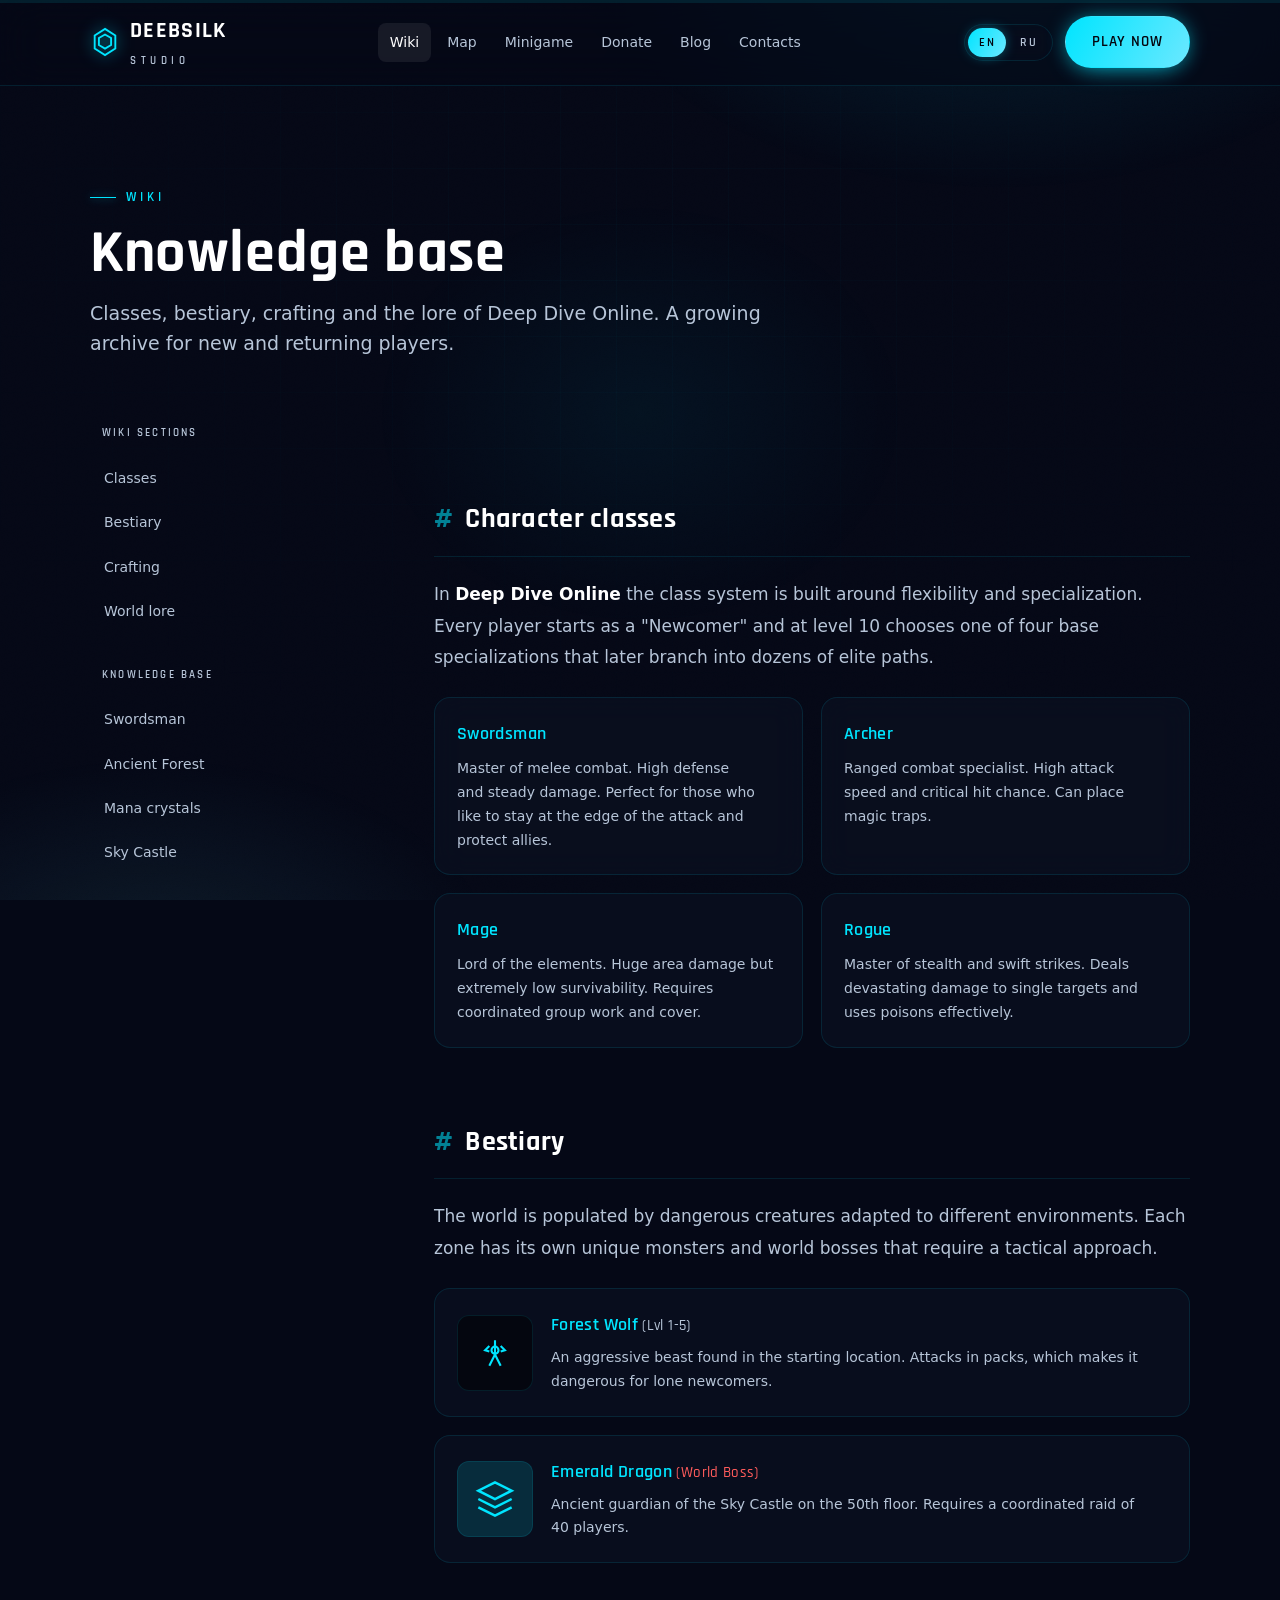
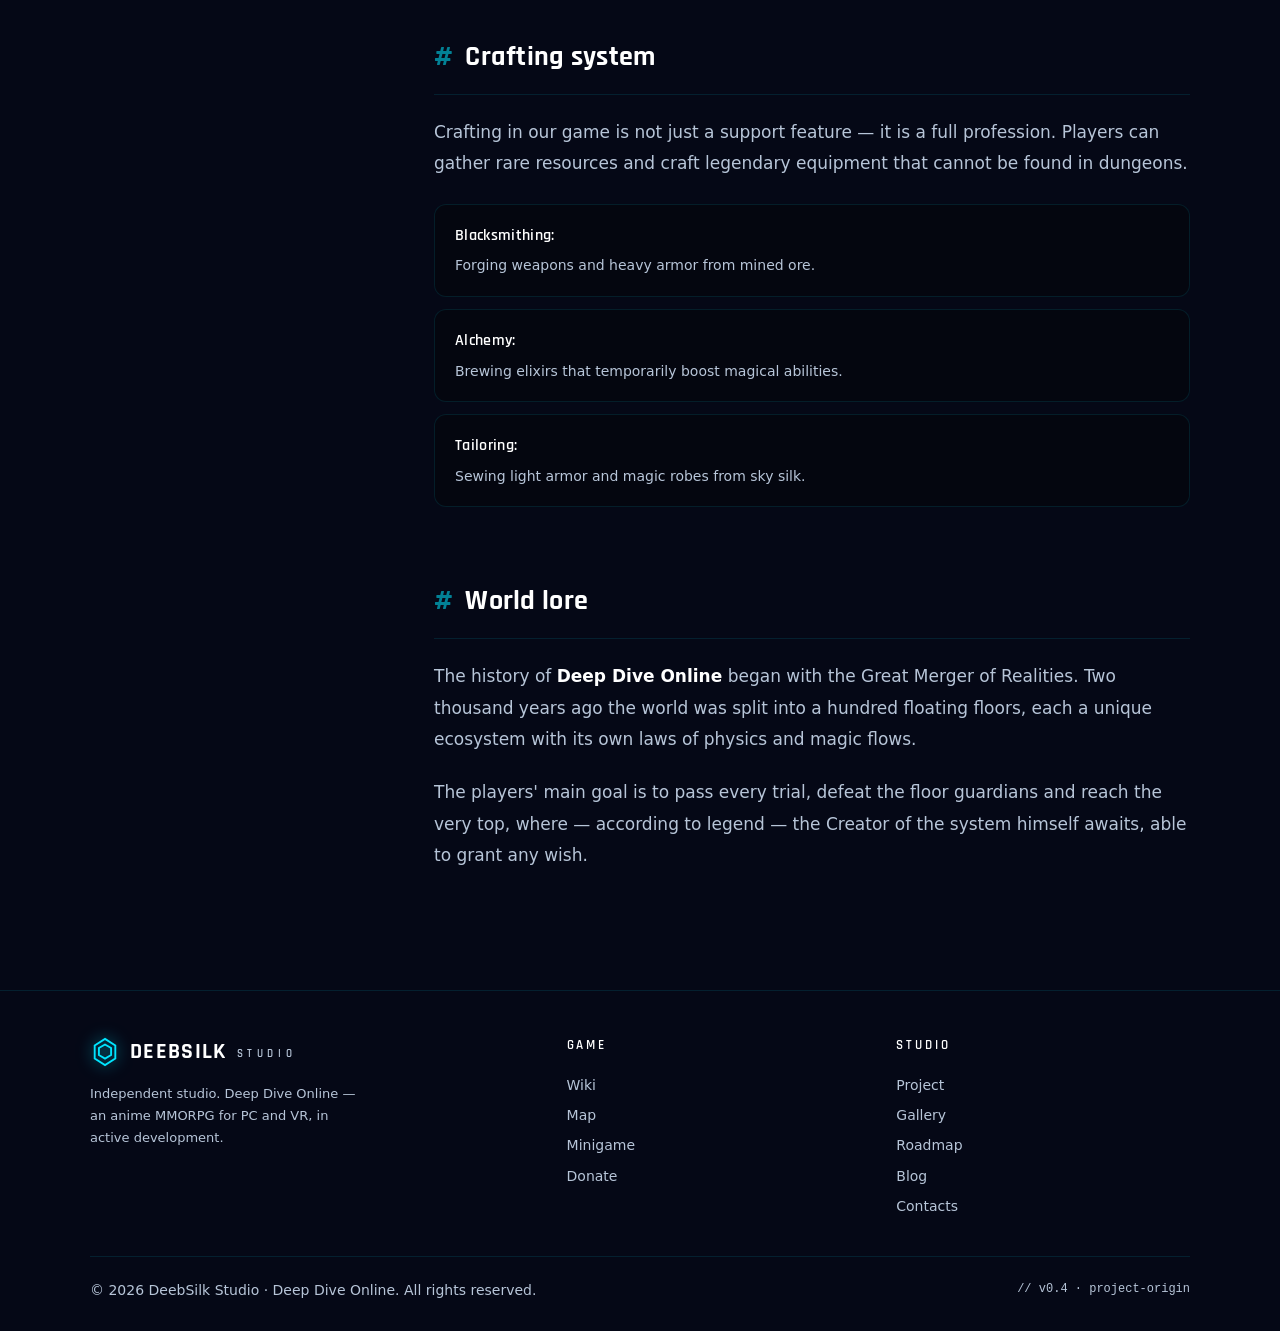
<file: wiki.html>
<!doctype html>
<html lang="en">
<head>
  <meta charset="utf-8" />
  <meta name="viewport" content="width=device-width, initial-scale=1" />
  <meta name="x-page" content="wiki" />
  <title>Wiki · DeebSilk Studio — Deep Dive Online</title>
  <meta name="description" content="Deep Dive Online wiki: character classes, bestiary, crafting system and world lore. A growing knowledge base from DeebSilk Studio." />
  <meta name="theme-color" content="#050816" />
  <meta property="og:type" content="website" />
  <meta property="og:site_name" content="DeebSilk Studio" />
  <meta property="og:title" content="Wiki · Deep Dive Online" />
  <meta property="og:description" content="Classes, bestiary, crafting and the lore of Deep Dive Online." />
  <link rel="icon" href="data:image/svg+xml,%3Csvg xmlns='http://www.w3.org/2000/svg' viewBox='0 0 32 32'%3E%3Cpath d='M16 2 27 9v14L16 30 5 23V9z' fill='none' stroke='%2300e5ff' stroke-width='2.4'/%3E%3Cpath d='M16 8l6.5 3.75v7.5L16 23l-6.5-3.75v-7.5z' fill='none' stroke='%2359d8ff' stroke-width='2.4'/%3E%3C/svg%3E" />
  <link rel="preconnect" href="https://fonts.googleapis.com" />
  <link rel="preconnect" href="https://fonts.gstatic.com" crossorigin />
  <link href="https://fonts.googleapis.com/css2?family=Rajdhani:wght@500;600;700&display=swap" rel="stylesheet" />
  <link rel="stylesheet" href="css/deebsilk.css?v=4" />
  <style>
    /* ─── page-specific layout (wiki) ──────────────────────────────── */
    .page-hero { padding: clamp(56px, 8vw, 88px) 0 8px; }
    .page-title { font-family: var(--font-display); font-weight: 700; font-size: clamp(38px, 6vw, 60px); line-height: 1; letter-spacing: .01em; }
    .page-sub { color: var(--muted); font-size: var(--fs-lead); max-width: 60ch; margin-top: 14px; }

    .wiki-layout { display: grid; grid-template-columns: 280px minmax(0, 1fr); gap: clamp(32px, 5vw, 64px); padding-block: 40px 96px; align-items: start; }

    .wiki-sidebar { position: sticky; top: 96px; max-height: calc(100vh - 120px); overflow-y: auto; padding-right: 14px; scrollbar-width: thin; scrollbar-color: var(--border) transparent; }
    .wiki-sidebar::-webkit-scrollbar { width: 4px; }
    .wiki-sidebar::-webkit-scrollbar-thumb { background: var(--border); border-radius: 10px; }
    .wiki-nav-group { margin-bottom: 34px; }
    .wiki-nav-title { font-family: var(--font-display); font-weight: 600; font-size: 11px; letter-spacing: .2em; text-transform: uppercase; color: var(--muted); margin-bottom: 14px; padding-left: 12px; }
    .wiki-nav-links { display: flex; flex-direction: column; gap: 2px; }
    .wiki-nav-links a { padding: 10px 12px; border-radius: 8px; font-size: 14px; color: var(--muted); transition: color .2s ease, background .2s ease; position: relative; border-left: 2px solid transparent; }
    .wiki-nav-links a:hover { background: var(--fg-soft); color: var(--fg); }
    .wiki-nav-links a.active { background: var(--accent-soft); color: var(--accent); font-weight: 600; border-left-color: var(--accent); }

    .wiki-content { max-width: 780px; min-width: 0; }
    .wiki-content h2 { font-family: var(--font-display); font-weight: 700; font-size: 28px; letter-spacing: .01em; margin: clamp(48px, 6vw, 72px) 0 22px; padding-bottom: 14px; border-bottom: 1px solid var(--border-soft); display: flex; align-items: center; gap: 12px; scroll-margin-top: 96px; }
    .wiki-content h2::before { content: '#'; color: var(--accent); opacity: .55; }
    .wiki-content p { font-size: 17px; line-height: 1.85; margin-bottom: 22px; color: var(--muted); }
    .wiki-content p b, .wiki-content p strong { color: var(--fg); font-weight: 600; }

    .card-grid { display: grid; grid-template-columns: repeat(2, minmax(0, 1fr)); gap: 18px; margin-top: 24px; }
    .wiki-card { padding: 22px; transition: border-color .25s ease, box-shadow .25s ease, transform .25s var(--ease); }
    .wiki-card:hover { border-color: var(--accent); box-shadow: 0 0 30px -12px var(--accent-glow); transform: translateY(-3px); }
    .wiki-card h3 { font-family: var(--font-display); font-weight: 600; font-size: 18px; color: var(--accent); margin-bottom: 8px; letter-spacing: .02em; }
    .wiki-card p { font-size: 14px; color: var(--muted); line-height: 1.7; margin: 0; }

    .mob { display: flex; gap: 18px; align-items: center; }
    .mob .thumb { width: 76px; height: 76px; flex-shrink: 0; border-radius: 12px; background: var(--surface-deep); border: 1px solid var(--border-soft); display: grid; place-items: center; color: var(--accent); }
    .mob h3 { margin-bottom: 6px; }
    .mob .lvl { color: var(--muted); font-size: .82em; font-weight: 500; }
    .mob .lvl.boss { color: var(--danger); }

    .prof-row { padding: 18px 20px; background: var(--surface-deep); border: 1px solid var(--border-soft); border-radius: 12px; transition: border-color .25s ease; }
    .prof-row:hover { border-color: var(--accent); }
    .prof-row strong { color: var(--fg); display: block; margin-bottom: 4px; font-family: var(--font-display); font-weight: 600; letter-spacing: .02em; }
    .prof-row span { color: var(--muted); font-size: 14px; }
    .prof-stack { display: flex; flex-direction: column; gap: 12px; margin-top: 24px; }

    .wiki-sidebar-toggle { display: none; position: fixed; left: 0; top: 150px; z-index: 1001; width: 32px; height: 48px; border-radius: 0 8px 8px 0; background: linear-gradient(120deg, var(--accent), var(--accent-2)); color: #04060f; align-items: center; justify-content: center; box-shadow: 2px 0 10px rgba(0,0,0,.35); border: 0; cursor: pointer; transition: opacity .25s ease; }
    .wiki-sidebar-toggle:hover { opacity: .85; }
    .wiki-sidebar-toggle svg { transition: transform .3s var(--ease); }
    .wiki-sidebar-toggle.is-open svg { transform: rotate(180deg); }
    .wiki-sidebar-overlay { display: none; position: fixed; inset: 0; background: rgba(2,4,10,.72); backdrop-filter: blur(4px); z-index: 205; opacity: 0; pointer-events: none; transition: opacity .3s ease; }
    .wiki-sidebar-overlay.is-open { opacity: 1; pointer-events: auto; }

    @media (max-width: 900px) {
      .wiki-layout { grid-template-columns: 1fr; gap: 0; padding-block: 24px 72px; }
      .wiki-content { max-width: none; }
      .wiki-sidebar {
        position: fixed; top: 0; left: -300px; width: 280px; height: 100vh; z-index: 210;
        background: color-mix(in srgb, var(--bg) 96%, transparent); backdrop-filter: blur(24px); -webkit-backdrop-filter: blur(24px);
        padding: 88px 22px 26px; border-right: 1px solid var(--border-soft);
        transition: left .35s var(--ease); box-shadow: none; max-height: none;
      }
      .wiki-sidebar.is-open { left: 0; box-shadow: 24px 0 60px rgba(0,0,0,.55); }
      .wiki-sidebar-overlay { display: block; }
      .wiki-sidebar-toggle { display: flex; }
    }
    @media (max-width: 620px) {
      .card-grid { grid-template-columns: 1fr; }
      .mob { flex-direction: column; align-items: flex-start; }
    }
  </style>
</head>
<body>
  <div class="bg-grad"></div>
  <div class="bg-grid"></div>
  <div class="bg-noise"></div>
  <div class="progress-rail" aria-hidden="true"><div class="bar" id="scrollBar"></div></div>

  <header class="topnav">
    <div class="container topnav-inner">
      <a href="index.html" class="logo">
        <svg class="logo-mark" viewBox="0 0 32 32" fill="none" stroke="currentColor" stroke-width="2"><path d="M16 2 27 9v14L16 30 5 23V9z"/><path d="M16 8l6.5 3.75v7.5L16 23l-6.5-3.75v-7.5z"/></svg>
        <span>DEEBSILK<span class="sub">STUDIO</span></span>
      </a>
      <nav id="mainNav">
        <a href="wiki.html" class="active" data-i18n="nav.wiki">Wiki</a>
        <a href="map.html" data-i18n="nav.map">Map</a>
        <a href="minigame.html" data-i18n="nav.minigame">Minigame</a>
        <a href="donate.html" data-i18n="nav.donate">Donate</a>
        <a href="index.html#blog" data-i18n="nav.blog">Blog</a>
        <a href="index.html#contact" data-i18n="nav.contact">Contacts</a>
        <a href="index.html#download" class="btn btn-primary btn-dl-nav nav-mobile-cta"><span data-i18n="nav.play">Play now</span></a>
      </nav>
      <div class="nav-right">
        <div class="lang-switch" role="group" aria-label="Language">
          <button class="lang-btn" data-lang="en" type="button">EN</button>
          <button class="lang-btn" data-lang="ru" type="button">RU</button>
        </div>
        <a href="index.html#download" class="btn btn-primary btn-dl-nav"><span data-i18n="nav.play">Play now</span></a>
        <button class="nav-toggle" id="navToggle" data-i18n-title="nav.menu" aria-controls="mainNav" aria-expanded="false" aria-label="Menu"><span></span><span></span><span></span></button>
      </div>
    </div>
    <div class="nav-overlay" id="navOverlay"></div>
  </header>

  <main>
    <section class="page-hero">
      <div class="container">
        <p class="eyebrow" data-i18n="wiki.eyebrow">Wiki</p>
        <h1 class="page-title" data-i18n="wiki.title">Knowledge base</h1>
        <p class="page-sub" data-i18n="wiki.sub">Classes, bestiary, crafting and the lore of Deep Dive Online. A growing archive for new and returning players.</p>
      </div>
    </section>

    <div class="container">
      <div class="wiki-layout">
        <aside class="wiki-sidebar" id="wikiSidebar">
          <div class="wiki-nav-group">
            <div class="wiki-nav-title" data-i18n="wiki.sidebarTitle">Wiki sections</div>
            <div class="wiki-nav-links">
              <a href="#classes" class="wiki-link active" data-i18n="wiki.navClasses">Classes</a>
              <a href="#bestiary" class="wiki-link" data-i18n="wiki.navBestiary">Bestiary</a>
              <a href="#crafting" class="wiki-link" data-i18n="wiki.navCrafting">Crafting</a>
              <a href="#lore" class="wiki-link" data-i18n="wiki.navLore">World lore</a>
            </div>
          </div>
          <div class="wiki-nav-group">
            <div class="wiki-nav-title" data-i18n="wiki.sidebarBase">Knowledge base</div>
            <div class="wiki-nav-links">
              <a href="#classes" data-i18n="wiki.kb1">Swordsman</a>
              <a href="#bestiary" data-i18n="wiki.kb2">Ancient Forest</a>
              <a href="#crafting" data-i18n="wiki.kb3">Mana crystals</a>
              <a href="#lore" data-i18n="wiki.kb4">Sky Castle</a>
            </div>
          </div>
        </aside>

        <button class="wiki-sidebar-toggle" id="sidebarToggle" data-i18n-title="wiki.sidebarTitle" aria-label="Wiki sections" aria-expanded="false">
          <svg width="20" height="20" viewBox="0 0 24 24" fill="none" stroke="currentColor" stroke-width="2" stroke-linecap="round" stroke-linejoin="round"><polyline points="9 18 15 12 9 6"></polyline></svg>
        </button>
        <div class="wiki-sidebar-overlay" id="sidebarOverlay"></div>

        <article class="wiki-content">
          <section id="classes" class="reveal">
            <h2 data-i18n="wiki.classesTitle">Character classes</h2>
            <p data-i18n-html="wiki.classesP">In <b>Deep Dive Online</b> the class system is built around flexibility and specialization. Every player starts as a "Newcomer" and at level 10 chooses one of four base specializations that later branch into dozens of elite paths.</p>
            <div class="card-grid">
              <div class="wiki-card reveal d1">
                <h3 data-i18n="wiki.c1t">Swordsman</h3>
                <p data-i18n="wiki.c1d">Master of melee combat. High defense and steady damage. Perfect for those who like to stay at the edge of the attack and protect allies.</p>
              </div>
              <div class="wiki-card reveal d1">
                <h3 data-i18n="wiki.c2t">Archer</h3>
                <p data-i18n="wiki.c2d">Ranged combat specialist. High attack speed and critical hit chance. Can place magic traps.</p>
              </div>
              <div class="wiki-card reveal d2">
                <h3 data-i18n="wiki.c3t">Mage</h3>
                <p data-i18n="wiki.c3d">Lord of the elements. Huge area damage but extremely low survivability. Requires coordinated group work and cover.</p>
              </div>
              <div class="wiki-card reveal d2">
                <h3 data-i18n="wiki.c4t">Rogue</h3>
                <p data-i18n="wiki.c4d">Master of stealth and swift strikes. Deals devastating damage to single targets and uses poisons effectively.</p>
              </div>
            </div>
          </section>

          <section id="bestiary" class="reveal">
            <h2 data-i18n="wiki.bestiaryTitle">Bestiary</h2>
            <p data-i18n="wiki.bestiaryP">The world is populated by dangerous creatures adapted to different environments. Each zone has its own unique monsters and world bosses that require a tactical approach.</p>

            <div class="card-grid" style="grid-template-columns:1fr;">
              <div class="wiki-card mob">
                <div class="thumb"><svg width="34" height="34" viewBox="0 0 24 24" fill="none" stroke="currentColor" stroke-width="1.5"><path d="M12 3v10"/><path d="m12 13-4 8M12 13l4 8M8 7l-3 3 3 1M16 7l3 3-3 1"/><circle cx="12" cy="10" r="2.5"/></svg></div>
                <div>
                  <h3><span data-i18n="wiki.b1name">Forest Wolf</span> <span class="lvl" data-i18n="wiki.b1lvl">(Lvl 1-5)</span></h3>
                  <p data-i18n="wiki.b1d">An aggressive beast found in the starting location. Attacks in packs, which makes it dangerous for lone newcomers.</p>
                </div>
              </div>
              <div class="wiki-card mob">
                <div class="thumb" style="color:var(--accent);background:var(--accent-soft);"><svg width="40" height="40" viewBox="0 0 24 24" fill="none" stroke="currentColor" stroke-width="1.5"><path d="M12 2 2 7l10 5 10-5-10-5zM2 17l10 5 10-5M2 12l10 5 10-5"/></svg></div>
                <div>
                  <h3><span data-i18n="wiki.b2name">Emerald Dragon</span> <span class="lvl boss" data-i18n="wiki.b2lvl">(World Boss)</span></h3>
                  <p data-i18n="wiki.b2d">Ancient guardian of the Sky Castle on the 50th floor. Requires a coordinated raid of 40 players.</p>
                </div>
              </div>
            </div>
          </section>

          <section id="crafting" class="reveal">
            <h2 data-i18n="wiki.craftingTitle">Crafting system</h2>
            <p data-i18n="wiki.craftingP">Crafting in our game is not just a support feature — it is a full profession. Players can gather rare resources and craft legendary equipment that cannot be found in dungeons.</p>
            <div class="prof-stack">
              <div class="prof-row"><strong data-i18n="wiki.k1t">Blacksmithing:</strong><span data-i18n="wiki.k1d">Forging weapons and heavy armor from mined ore.</span></div>
              <div class="prof-row"><strong data-i18n="wiki.k2t">Alchemy:</strong><span data-i18n="wiki.k2d">Brewing elixirs that temporarily boost magical abilities.</span></div>
              <div class="prof-row"><strong data-i18n="wiki.k3t">Tailoring:</strong><span data-i18n="wiki.k3d">Sewing light armor and magic robes from sky silk.</span></div>
            </div>
          </section>

          <section id="lore" class="reveal">
            <h2 data-i18n="wiki.loreTitle">World lore</h2>
            <p data-i18n-html="wiki.loreP1">The history of <b>Deep Dive Online</b> began with the Great Merger of Realities. Two thousand years ago the world was split into a hundred floating floors, each a unique ecosystem with its own laws of physics and magic flows.</p>
            <p data-i18n="wiki.loreP2">The players' main goal is to pass every trial, defeat the floor guardians and reach the very top, where — according to legend — the Creator of the system himself awaits, able to grant any wish.</p>
          </section>
        </article>
      </div>
    </div>
  </main>

  <footer class="pagefoot">
    <div class="container">
      <div class="foot-grid">
        <div>
          <a href="index.html" class="logo"><svg class="logo-mark" viewBox="0 0 32 32" fill="none" stroke="currentColor" stroke-width="2"><path d="M16 2 27 9v14L16 30 5 23V9z"/><path d="M16 8l6.5 3.75v7.5L16 23l-6.5-3.75v-7.5z"/></svg> DEEBSILK<span class="sub">STUDIO</span></a>
          <p style="color:var(--muted);max-width:34ch;font-size:13px;line-height:1.7;" data-i18n="footer.desc">Independent studio. Deep Dive Online — an anime MMORPG for PC and VR, in active development.</p>
        </div>
        <div class="col">
          <h4 data-i18n="footer.game">Game</h4>
          <a href="wiki.html" data-i18n="footer.wiki">Wiki</a>
          <a href="map.html" data-i18n="footer.map">Map</a>
          <a href="minigame.html" data-i18n="footer.minigame">Minigame</a>
          <a href="donate.html" data-i18n="footer.donate">Donate</a>
        </div>
        <div class="col">
          <h4 data-i18n="footer.studio">Studio</h4>
          <a href="index.html#project" data-i18n="footer.project">Project</a>
          <a href="index.html#gallery" data-i18n="footer.gallery">Gallery</a>
          <a href="index.html#roadmap" data-i18n="footer.roadmap">Roadmap</a>
          <a href="index.html#blog" data-i18n="footer.blog">Blog</a>
          <a href="index.html#contact" data-i18n="footer.contact">Contacts</a>
        </div>
      </div>
      <div class="foot-bottom">
        <span data-i18n="footer.rights">© 2026 DeebSilk Studio · Deep Dive Online. All rights reserved.</span>
        <span style="font-family:var(--font-mono);font-size:12px;">// v0.4 · project-origin</span>
      </div>
    </div>
  </footer>

  <script src="js/i18n.js?v=5"></script>
  <script src="js/dl.js?v=1"></script>
  <script>
    // ─── nav toggle ────────────────────────────────────────────────────
    const navToggle = document.getElementById('navToggle');
    const mainNav = document.getElementById('mainNav');
    const navOverlay = document.getElementById('navOverlay');
    if (navToggle && mainNav && navOverlay) {
      navToggle.addEventListener('click', () => {
        const open = mainNav.classList.toggle('is-open');
        navOverlay.classList.toggle('is-open', open);
        navToggle.classList.toggle('is-active', open);
        navToggle.setAttribute('aria-expanded', open);
      });
      navOverlay.addEventListener('click', closeNav);
      mainNav.querySelectorAll('a').forEach(a => a.addEventListener('click', closeNav));
    }
    function closeNav() {
      if (navToggle) {
        navToggle.classList.remove('is-active');
        navToggle.setAttribute('aria-expanded', 'false');
      }
      if (mainNav) mainNav.classList.remove('is-open');
      if (navOverlay) navOverlay.classList.remove('is-open');
    }

    // ─── scroll progress (HUD rail) ───────────────────────────────────
    const scrollBar = document.getElementById('scrollBar');
    if (scrollBar) {
      const updateScroll = () => {
        const doc = document.documentElement;
        const max = doc.scrollHeight - doc.clientHeight;
        scrollBar.style.width = (max > 0 ? (doc.scrollTop / max) * 100 : 0) + '%';
      };
      addEventListener('scroll', updateScroll, { passive: true });
      updateScroll();
    }

    // ─── accessibility pass: decorative SVGs are hidden from AT ───────
    document.querySelectorAll('svg').forEach(s => s.setAttribute('aria-hidden', 'true'));

    // ─── reveal on scroll (failsafe: never leaves content hidden) ─────
    let revealObserver = null;
    const showAll = () => document.querySelectorAll('.reveal').forEach(el => el.classList.add('in'));
    try {
      if ('IntersectionObserver' in window) {
        revealObserver = new IntersectionObserver((entries) => {
          entries.forEach(e => { if (e.isIntersecting) { e.target.classList.add('in'); revealObserver.unobserve(e.target); } });
        }, { threshold: 0.1, rootMargin: '0px 0px -50px 0px' });
        document.querySelectorAll('.reveal').forEach(el => revealObserver.observe(el));
        setTimeout(() => {
          document.querySelectorAll('.reveal:not(.in)').forEach(el => {
            if (el.getBoundingClientRect().top < innerHeight * 0.98) { el.classList.add('in'); revealObserver.unobserve(el); }
          });
        }, 1500);
      } else { showAll(); }
    } catch (e) { showAll(); }

    // ─── wiki sidebar (mobile) ─────────────────────────────────────────
    const sidebar = document.getElementById('wikiSidebar');
    const toggle = document.getElementById('sidebarToggle');
    const overlay = document.getElementById('sidebarOverlay');
    const openSidebar = () => {
      sidebar.classList.add('is-open');
      overlay.classList.add('is-open');
      toggle.classList.add('is-open');
      toggle.setAttribute('aria-expanded', 'true');
    };
    const closeSidebar = () => {
      sidebar.classList.remove('is-open');
      overlay.classList.remove('is-open');
      toggle.classList.remove('is-open');
      toggle.setAttribute('aria-expanded', 'false');
    };
    toggle.addEventListener('click', () => sidebar.classList.contains('is-open') ? closeSidebar() : openSidebar());
    overlay.addEventListener('click', closeSidebar);

    // ─── wiki scroll-spy + smooth anchor scroll ───────────────────────
    const wikiLinks = Array.from(document.querySelectorAll('.wiki-link'));
    const sections = wikiLinks.map(l => document.querySelector(l.getAttribute('href'))).filter(Boolean);
    const reduceMotion = matchMedia('(prefers-reduced-motion: reduce)').matches;
    wikiLinks.forEach(link => {
      link.addEventListener('click', e => {
        e.preventDefault();
        const target = document.querySelector(link.getAttribute('href'));
        if (target) window.scrollTo({ top: target.offsetTop - 92, behavior: reduceMotion ? 'auto' : 'smooth' });
        closeSidebar();
      });
    });
    const spy = () => {
      let current = '';
      sections.forEach(section => { if (scrollY >= section.offsetTop - 160) current = section.id; });
      wikiLinks.forEach(l => l.classList.toggle('active', l.getAttribute('href') === '#' + current));
    };
    addEventListener('scroll', spy, { passive: true });
    spy();
  </script>
</body>
</html>
</file>
<file: css/deebsilk.css>
/* ────────────────────────────────────────────────────────────────
   DeebSilk Studio — shared premium theme (all pages)
   Tokens, chrome, nav, lang-switch, buttons, panels, footer, motion.
   Page-specific layout lives in each page's own <style> block.
   ──────────────────────────────────────────────────────────────── */

:root {
  --bg:          #050816;
  --bg-2:        #04060f;
  --surface:     #0b1222;
  --surface-deep:#04060f;
  --card:        #13213d;
  --accent:      #00e5ff;
  --accent-2:    #6be8ff;
  --glow:        #a5ffff;
  --success:     #4aff93;
  --warn:        #ffc857;
  --danger:      #ff5c5c;
  --fg:        #ffffff;
  --muted:     #b7c5d8;
  --fg-2:      color-mix(in srgb, var(--fg) 72%, transparent);

  --glass:      color-mix(in srgb, var(--surface) 66%, transparent);
  --glass-soft: color-mix(in srgb, var(--surface) 42%, transparent);
  --border:     color-mix(in srgb, var(--accent) 20%, transparent);
  --border-soft:color-mix(in srgb, var(--accent) 11%, transparent);
  --accent-soft:color-mix(in srgb, var(--accent) 14%, transparent);
  --accent-glow:color-mix(in srgb, var(--accent) 62%, transparent);
  --danger-glow:color-mix(in srgb, var(--danger) 62%, transparent);
  --fg-soft:    color-mix(in srgb, var(--fg) 7%, transparent);

  --font-display: 'Rajdhani', -apple-system, BlinkMacSystemFont, 'Segoe UI', system-ui, sans-serif;
  --font-body:    -apple-system, BlinkMacSystemFont, 'Segoe UI', system-ui, sans-serif;
  --font-mono:    ui-monospace, 'JetBrains Mono', 'SF Mono', Menlo, monospace;

  --fs-h1: clamp(52px, 8vw, 104px);
  --fs-h2: clamp(30px, 4.4vw, 52px);
  --fs-h3: clamp(18px, 2vw, 22px);
  --fs-lead: clamp(16px, 1.7vw, 19px);

  --container: 1180px;
  --gutter: clamp(20px, 4vw, 40px);
  --gap-sm: 10px;
  --gap-md: 18px;
  --gap-xl: clamp(28px, 4vw, 48px);
  --radius: 10px;
  --radius-lg: 16px;
  --radius-pill: 999px;
  --ease: cubic-bezier(0.16, 1, 0.3, 1);
}

*, *::before, *::after { box-sizing: border-box; }
html { scroll-behavior: smooth; }
body {
  margin: 0;
  background: var(--bg);
  color: var(--fg);
  font-family: var(--font-body);
  font-size: 16px;
  line-height: 1.6;
  overflow-x: hidden;
  -webkit-font-smoothing: antialiased;
  text-rendering: optimizeLegibility;
}
a { color: inherit; text-decoration: none; }
button { font: inherit; cursor: pointer; color: inherit; }
p { text-wrap: pretty; }
h1, h2, h3, h4 { margin: 0; text-wrap: balance; }
svg { display: block; }
::selection { background: var(--accent); color: #04060f; }
:focus-visible { outline: 2px solid var(--accent); outline-offset: 3px; border-radius: 6px; }
:focus:not(:focus-visible) { outline: none; }

/* ─── fixed background layers ─────────────────────────────────── */
#bgCanvas { position: fixed; inset: 0; z-index: -4; pointer-events: none; }
.bg-grad {
  position: fixed; inset: 0; z-index: -3; pointer-events: none;
  background:
    radial-gradient(52vw 44vh at 78% -6%, color-mix(in srgb, var(--accent) 11%, transparent) 0%, transparent 62%),
    radial-gradient(46vw 40vh at 12% 108%, color-mix(in srgb, var(--accent-2) 9%, transparent) 0%, transparent 60%),
    radial-gradient(30vw 34vh at 50% 46%, color-mix(in srgb, var(--accent) 5%, transparent) 0%, transparent 70%);
}
.bg-grid {
  position: fixed; inset: 0; z-index: -2; pointer-events: none; opacity: .5;
  background-image:
    linear-gradient(color-mix(in srgb, var(--accent) 5%, transparent) 1px, transparent 1px),
    linear-gradient(90deg, color-mix(in srgb, var(--accent) 5%, transparent) 1px, transparent 1px);
  background-size: 56px 56px;
  -webkit-mask-image: radial-gradient(ellipse 90% 80% at 50% 30%, black 0%, transparent 75%);
  mask-image: radial-gradient(ellipse 90% 80% at 50% 30%, black 0%, transparent 75%);
}
.bg-noise {
  position: fixed; inset: 0; z-index: -1; pointer-events: none; opacity: .5; mix-blend-mode: overlay;
  background-image: url("data:image/svg+xml,%3Csvg xmlns='http://www.w3.org/2000/svg' width='140' height='140'%3E%3Cfilter id='n'%3E%3CfeTurbulence type='fractalNoise' baseFrequency='0.9' numOctaves='2'/%3E%3C/filter%3E%3Crect width='100%25' height='100%25' filter='url(%23n)' opacity='0.05'/%3E%3C/svg%3E");
}

.container { max-width: var(--container); margin-inline: auto; padding-inline: var(--gutter); }
.section { position: relative; padding-block: clamp(64px, 9vw, 120px); }
.eyebrow {
  display: inline-flex; align-items: center; gap: 10px;
  font-family: var(--font-display); font-weight: 600;
  font-size: 13px; letter-spacing: .32em; text-transform: uppercase;
  color: var(--accent); margin-bottom: 16px;
}
.eyebrow::before { content: ''; width: 26px; height: 1px; background: var(--accent); box-shadow: 0 0 8px var(--accent-glow); }
.sec-title { font-family: var(--font-display); font-weight: 700; font-size: var(--fs-h2); letter-spacing: .01em; line-height: 1.05; }
.sec-sub { color: var(--muted); font-size: var(--fs-lead); max-width: 56ch; margin-top: 14px; }
.sec-head { display: flex; flex-direction: column; align-items: flex-start; margin-bottom: clamp(36px, 5vw, 64px); }
.sec-head.center { align-items: center; text-align: center; }
.sec-head.center .sec-sub { text-align: center; }

/* ─── HUD panel with corner brackets ───────────────────────────── */
.panel {
  position: relative;
  background: var(--glass);
  border: 1px solid var(--border);
  border-radius: var(--radius-lg);
  backdrop-filter: blur(18px);
  -webkit-backdrop-filter: blur(18px);
  box-shadow: 0 30px 60px -30px rgba(0,0,0,.6), inset 0 1px 0 color-mix(in srgb, var(--fg) 8%, transparent);
  overflow: hidden;
}
.panel::before, .panel::after {
  content: ''; position: absolute; width: 22px; height: 22px;
  border: 2px solid var(--accent); opacity: .75; pointer-events: none;
  filter: drop-shadow(0 0 6px var(--accent-glow));
}
.panel::before { top: 10px; left: 10px; border-right: 0; border-bottom: 0; border-top-left-radius: 6px; }
.panel::after { bottom: 10px; right: 10px; border-left: 0; border-top: 0; border-bottom-right-radius: 6px; }

/* ─── buttons ──────────────────────────────────────────────────── */
.btn {
  position: relative; overflow: hidden;
  display: inline-flex; align-items: center; justify-content: center; gap: 10px;
  padding: 13px 26px; border-radius: var(--radius-pill);
  border: 1px solid transparent;
  font-family: var(--font-display); font-weight: 600; font-size: 15px;
  letter-spacing: .06em; text-transform: uppercase;
  transition: transform .18s var(--ease), box-shadow .25s ease, background .2s ease, border-color .2s ease;
  white-space: nowrap;
}
.btn:active { transform: translateY(1px) scale(.99); }
.btn-primary {
  background: linear-gradient(120deg, var(--accent), var(--accent-2));
  color: #04060f;
  box-shadow: 0 0 22px -4px var(--accent-glow), 0 8px 26px -12px var(--accent-glow);
}
.btn-primary:hover { transform: translateY(-2px); box-shadow: 0 0 34px -2px var(--accent-glow), 0 14px 34px -12px var(--accent-glow); }
.btn-glass { background: var(--glass-soft); border-color: var(--border); color: var(--fg); backdrop-filter: blur(10px); }
.btn-glass:hover { border-color: var(--accent); color: var(--accent); transform: translateY(-2px); }
.btn-ghost { background: transparent; color: var(--muted); padding-inline: 10px; }
.btn-ghost:hover { color: var(--accent); }
.btn-outline { background: transparent; border-color: var(--border); color: var(--fg); }
.btn-outline:hover { border-color: var(--accent); color: var(--accent); }
.btn-sm { padding: 8px 16px; font-size: 13px; }
.btn-success { background: linear-gradient(120deg, var(--success), color-mix(in srgb, var(--success) 70%, var(--accent))); color: #04060f; }
.btn-warn { background: linear-gradient(120deg, var(--warn), color-mix(in srgb, var(--warn) 70%, #fff)); color: #04060f; }
.btn-danger { background: linear-gradient(120deg, var(--danger), color-mix(in srgb, var(--danger) 70%, #ff8a8a)); color: #04060f; }
.btn:disabled { opacity: .45; cursor: default; transform: none; }
.btn .ripple {
  position: absolute; border-radius: 50%; transform: scale(0); pointer-events: none;
  background: color-mix(in srgb, var(--fg) 34%, transparent);
  animation: ripple .55s ease-out forwards;
}
@keyframes ripple { to { transform: scale(3.4); opacity: 0; } }

/* ─── pills / status ───────────────────────────────────────────── */
.pill {
  display: inline-flex; align-items: center; gap: 8px;
  padding: 5px 13px; border-radius: var(--radius-pill);
  font-family: var(--font-display); font-weight: 600; font-size: 12px; letter-spacing: .16em; text-transform: uppercase;
  border: 1px solid var(--border-soft); color: var(--muted); background: var(--glass-soft);
  white-space: nowrap;
}
.pill .dot { width: 7px; height: 7px; border-radius: 50%; background: var(--accent); box-shadow: 0 0 10px var(--accent-glow); animation: pulseDot 2.2s ease-in-out infinite; }
.pill.ok .dot { background: var(--success); box-shadow: 0 0 10px var(--success); }
.pill.warn .dot { background: var(--warn); box-shadow: 0 0 10px var(--warn); }
.pill.ok { color: var(--success); border-color: color-mix(in srgb, var(--success) 30%, transparent); }
.pill.warn { color: var(--warn); border-color: color-mix(in srgb, var(--warn) 30%, transparent); }
@keyframes pulseDot { 0%,100% { transform: scale(1); } 50% { transform: scale(1.35); } }

/* ─── scroll progress rail ─────────────────────────────────────── */
.progress-rail { position: fixed; top: 0; left: 0; right: 0; height: 3px; z-index: 120; pointer-events: none; background: color-mix(in srgb, var(--accent) 10%, transparent); }
.progress-rail .bar { height: 100%; width: 0%; background: linear-gradient(90deg, var(--accent), var(--glow)); box-shadow: 0 0 12px var(--accent-glow); }

/* ─── topnav (identical on all pages) ──────────────────────────── */
.topnav {
  position: sticky; top: 0; z-index: 100;
  background: color-mix(in srgb, var(--bg) 64%, transparent);
  backdrop-filter: blur(20px); -webkit-backdrop-filter: blur(20px);
  border-bottom: 1px solid var(--border-soft);
}
.topnav-inner {
  display: flex; align-items: center; justify-content: space-between;
  gap: 18px; padding-block: 14px; max-width: 1180px; margin-inline: auto;
  padding-inline: clamp(16px, 4vw, 40px);
}
.logo { display: flex; align-items: center; gap: 10px; font-family: var(--font-display); font-weight: 700; font-size: 22px; letter-spacing: .06em; flex-shrink: 0; }
.logo-mark { width: 30px; height: 30px; flex-shrink: 0; color: var(--accent); filter: drop-shadow(0 0 8px var(--accent-glow)); }
.logo .sub { display: block; font-size: 11px; letter-spacing: .42em; color: var(--muted); font-weight: 600; margin-top: 4px; }
.topnav nav { display: flex; align-items: center; gap: 4px; }
.topnav nav a { padding: 8px 12px; font-size: 14px; font-weight: 500; color: var(--muted); border-radius: 8px; white-space: nowrap; transition: color .2s ease, background .2s ease; }
.topnav nav a:hover, .topnav nav a.active { color: var(--fg); background: var(--fg-soft); }
.topnav nav a.hl { color: var(--accent); }
.nav-right { display: flex; align-items: center; gap: 12px; }
.nav-mobile-cta { display: none; }

/* language switcher */
.lang-switch {
  display: inline-flex; align-items: center; gap: 3px; padding: 3px;
  border-radius: var(--radius-pill); border: 1px solid var(--border-soft);
  background: var(--glass-soft); backdrop-filter: blur(8px);
}
.lang-btn {
  padding: 5px 11px; border-radius: var(--radius-pill); border: 0;
  font-family: var(--font-display); font-weight: 600; font-size: 12px; letter-spacing: .14em;
  color: var(--muted); background: transparent; transition: color .2s ease, background .2s ease, box-shadow .2s ease;
}
.lang-btn:hover { color: var(--fg); }
.lang-btn.is-active {
  color: #04060f; background: linear-gradient(120deg, var(--accent), var(--accent-2));
  box-shadow: 0 0 14px -3px var(--accent-glow);
}

.nav-toggle {
  display: none; flex-direction: column; gap: 5px; cursor: pointer;
  background: none; border: none; padding: 8px; z-index: 210;
}
.nav-toggle span { display: block; width: 22px; height: 2px; background: var(--fg); border-radius: 2px; transition: transform .3s var(--ease), opacity .3s ease; }
.nav-toggle.is-active span:nth-child(1) { transform: translateY(7px) rotate(45deg); }
.nav-toggle.is-active span:nth-child(2) { opacity: 0; }
.nav-toggle.is-active span:nth-child(3) { transform: translateY(-7px) rotate(-45deg); }
.nav-overlay { display: none; position: fixed; inset: 0; background: rgba(2,4,10,.7); z-index: 90; opacity: 0; transition: opacity .3s ease; backdrop-filter: blur(6px); }
.nav-overlay.is-open { display: block; opacity: 1; }

@media (max-width: 1080px) {
  .topnav nav {
    position: fixed; top: 0; right: -320px; width: 300px; height: 100vh;
    flex-direction: column; align-items: stretch; gap: 2px;
    padding: 88px 18px 26px; background: color-mix(in srgb, var(--bg) 94%, transparent);
    backdrop-filter: blur(24px); border-left: 1px solid var(--border-soft);
    box-shadow: -30px 0 60px rgba(0,0,0,.5); transition: right .35s var(--ease); z-index: 200;
    overflow-y: auto;
  }
  .topnav nav.is-open { right: 0; }
  .topnav nav a { font-size: 16px; padding: 13px 16px; border-radius: 10px; }
  .nav-toggle { display: flex; }
  .nav-right .btn { display: none; }
  .nav-mobile-cta { display: inline-flex; margin-top: 12px; }
}
@media (max-width: 480px) {
  .topnav-inner { padding-block: 12px; }
  .logo { font-size: 17px; }
  .logo-mark { width: 26px; height: 26px; }
  .lang-btn { padding: 4px 9px; font-size: 11px; }
}

/* ─── footer ───────────────────────────────────────────────────── */
.pagefoot { border-top: 1px solid var(--border-soft); padding: 44px 0 30px; color: var(--muted); font-size: 14px; }
.pagefoot-inner { display: flex; justify-content: space-between; align-items: center; flex-wrap: wrap; gap: 16px; }
.pagefoot a:hover { color: var(--accent); }
.pagefoot .logo { color: var(--fg); }
.foot-grid { display: grid; grid-template-columns: 1.5fr 1fr 1fr; gap: 36px; }
.foot-grid .col h4 { font-family: var(--font-display); font-weight: 600; font-size: 13px; letter-spacing: .22em; text-transform: uppercase; color: var(--fg); margin-bottom: 14px; }
.foot-grid .col a { display: block; padding: 4px 0; color: var(--muted); transition: color .2s ease; }
.foot-grid .col a:hover { color: var(--accent); }
.foot-bottom { display: flex; justify-content: space-between; align-items: center; gap: 14px; margin-top: 34px; padding-top: 22px; border-top: 1px solid var(--border-soft); flex-wrap: wrap; }
@media (max-width: 760px) { .foot-grid { grid-template-columns: 1fr; gap: 26px; } .pagefoot-inner { flex-direction: column; text-align: center; } }

/* ─── reveal animations ────────────────────────────────────────── */
.reveal { opacity: 0; transform: translateY(34px); transition: opacity .8s var(--ease), transform .8s var(--ease); }
html:not(.js) .reveal { opacity: 1; transform: none; }
.reveal.in, .reveal.visible { opacity: 1; transform: translateY(0); }
.reveal.d1 { transition-delay: .08s; } .reveal.d2 { transition-delay: .16s; }
.reveal.d3 { transition-delay: .24s; } .reveal.d4 { transition-delay: .32s; }
.reveal-delay-1 { transition-delay: .1s; } .reveal-delay-2 { transition-delay: .2s; }
.reveal-delay-3 { transition-delay: .3s; } .reveal-delay-4 { transition-delay: .4s; }

/* ─── status banner / cards used across pages ──────────────────── */
.status-banner, .feature-card, .media-card, .pack-card, .wiki-card, .tech-card, .dev-card {
  background: var(--glass); border: 1px solid var(--border-soft);
  border-radius: var(--radius-lg); backdrop-filter: blur(14px);
}
.status-dot { width: 9px; height: 9px; border-radius: 50%; background: var(--success); box-shadow: 0 0 12px var(--success); display: inline-block; }
.badge-dev { color: var(--success); border: 1px solid color-mix(in srgb, var(--success) 35%, transparent); background: color-mix(in srgb, var(--success) 10%, transparent); border-radius: var(--radius-pill); padding: 4px 12px; font-size: 12px; letter-spacing: .1em; text-transform: uppercase; }

/* ─── reduced motion / touch fallbacks ─────────────────────────── */
@media (prefers-reduced-motion: reduce) {
  html { scroll-behavior: auto; }
  .reveal, .reveal-delay-1, .reveal-delay-2, .reveal-delay-3, .reveal-delay-4 { opacity: 1 !important; transform: none !important; transition: none !important; }
  #bgCanvas, .bg-grad, .bg-grid, .bg-noise { display: none !important; }
  * { animation-duration: .01ms !important; animation-iteration-count: 1 !important; }
}
@media (hover: none) {
  .topnav, .panel, .btn-glass, .status-banner, .feature-card, .media-card, .pack-card, .wiki-card, .tech-card { backdrop-filter: blur(8px); -webkit-backdrop-filter: blur(8px); }
}
</file>
